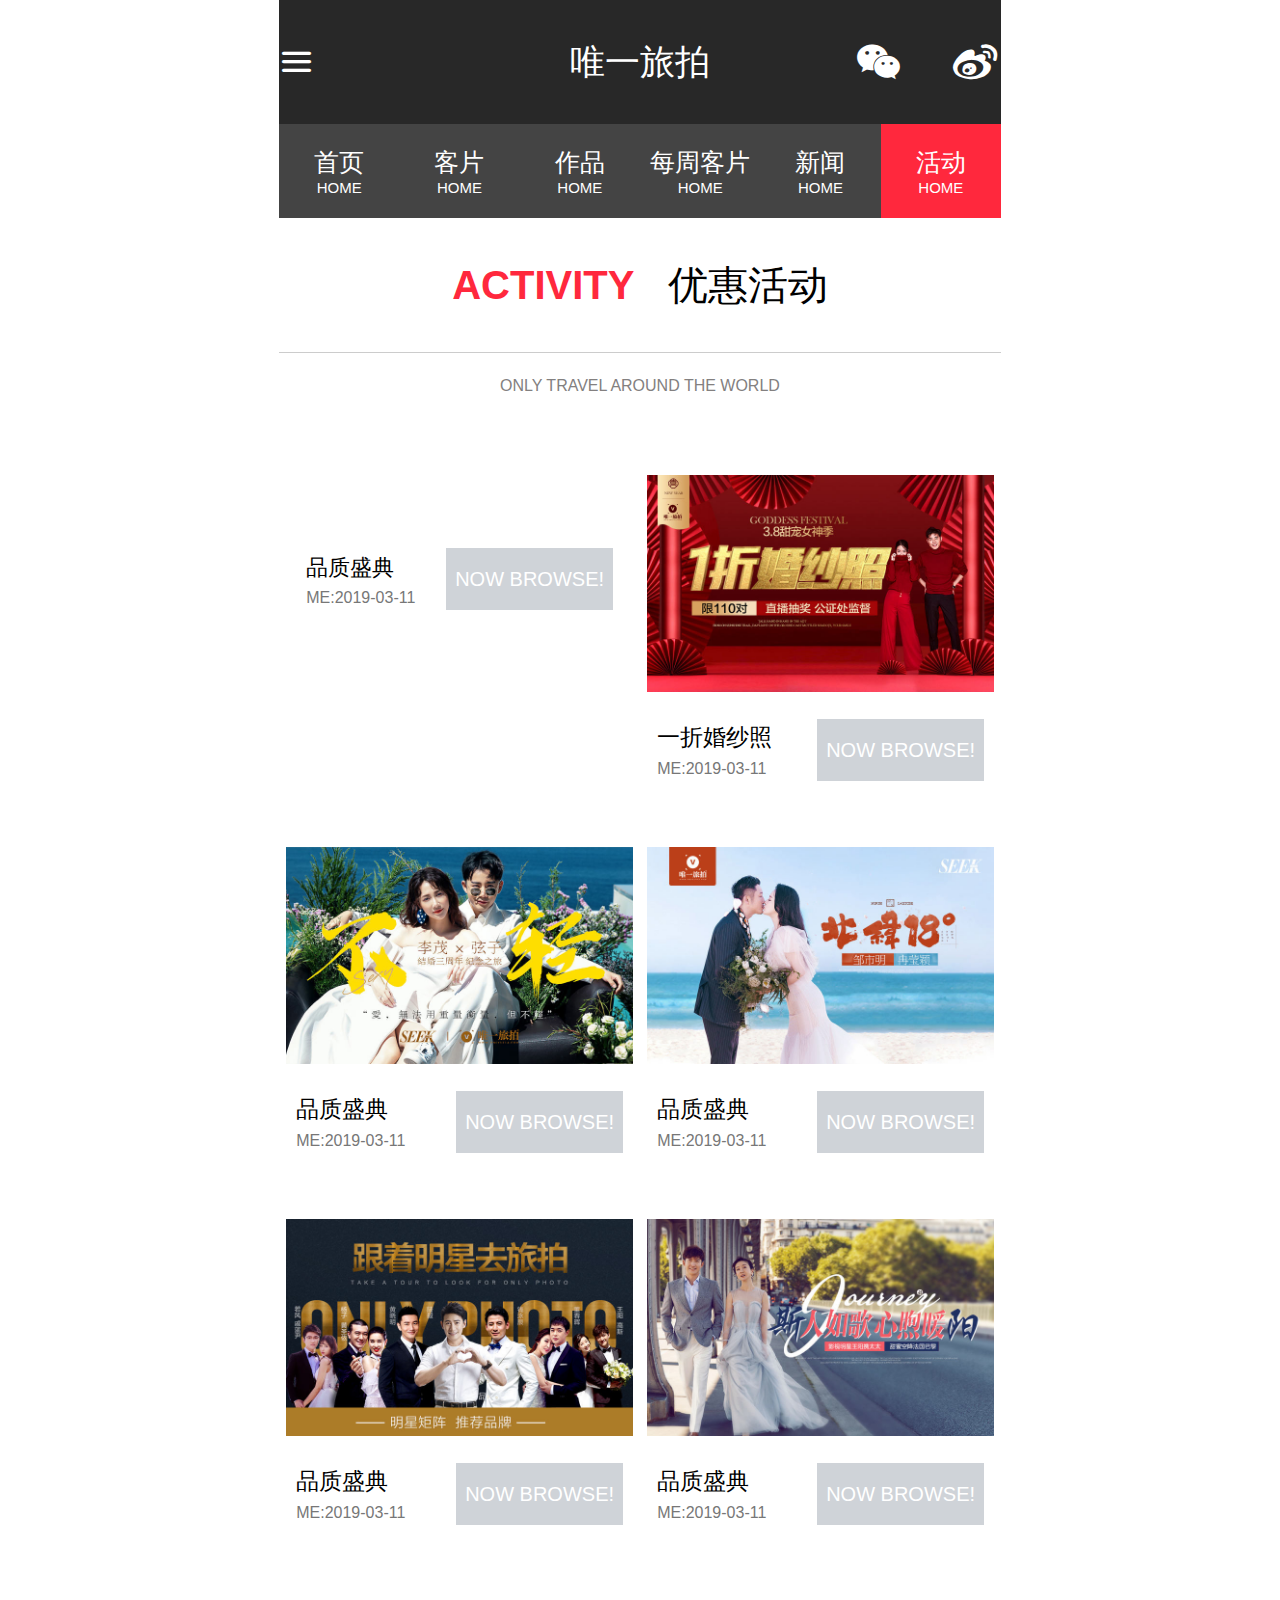
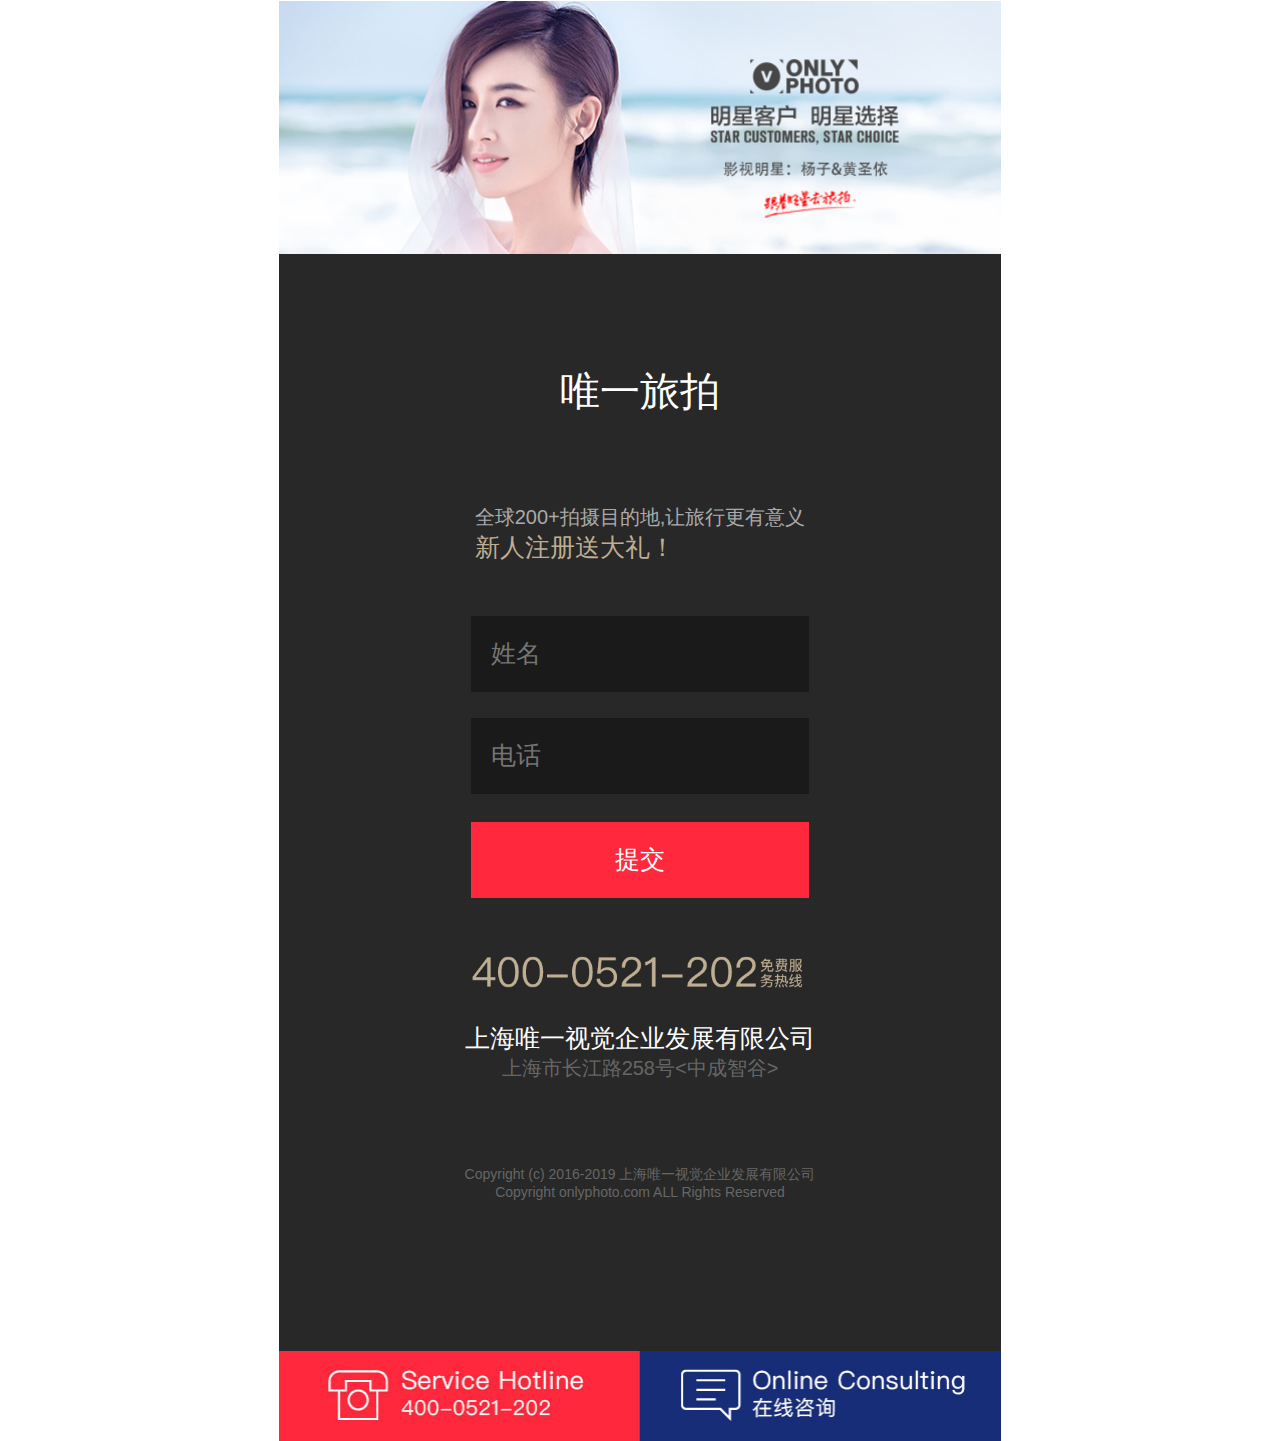
<file: html/huodong.html>
<!DOCTYPE html>
<html>
	<head>
		<meta charset="UTF-8">
		<title></title>
		<link rel="stylesheet" href="../css/hdong.css" />
		<link rel="stylesheet" href="../css/iconfont.css" />
		<link rel="stylesheet" href="../css/reset.css" />
	</head>
	<body>
		<div class="container">
			<div class="hed">
				<a href="#" class="iconfont icon-menu"></a>
				<a href="#">唯一旅拍</a>
				<a href="#" class="iconfont icon-weixin"></a>
				<a href="#" class="iconfont icon-weibo"></a>
			</div>
			<!--导航开始-->
			<div class="nav">
				<ul>
					<li><a href="#"><span>首页</span><p>HOME</p></a></li>
					<li><a href="#"><span>客片</span><p>HOME</p></a></li>
					<li><a href="#"><span>作品</span><p>HOME</p></a></li>
					<li><a href="#"><span>每周客片</span><p>HOME</p></a></li>
					<li><a href="#"><span>新闻</span><p>HOME</p></a></li>
					<li><a href="#"><span>活动</span><p>HOME</p></a></li>
				</ul>												
			</div>
			
			<div class="journey">
				<p><span>ACTIVITY</span> &nbsp;&nbsp;优惠活动</p>
				<ol>ONLY TRAVEL AROUND THE WORLD</ol>
			</div>
			
			<!--活动区域-->
			<div class="sale">
				<ul>
					<li>
						<p>品质盛典<br><a>ME:2019-03-11</a></p>
						<p>NOW BROWSE!</p>
					</li>
					<li>
						<img src="../img/hd.jpg">
						<p>一折婚纱照<br><a>ME:2019-03-11</a></p>
						<p>NOW BROWSE!</p>
					</li>
					<li>
						<img src="../img/hd1.jpg">
						<p>品质盛典<br><a>ME:2019-03-11</a></p>
						<p>NOW BROWSE!</p>
					</li>
					<li>
						<img src="../img/hd2.jpg">
						<p>品质盛典<br><a>ME:2019-03-11</a></p>
						<p>NOW BROWSE!</p>
					</li>
					<li>
						<img src="../img/hd3.jpg">
						<p>品质盛典<br><a>ME:2019-03-11</a></p>
						<p>NOW BROWSE!</p>
					</li>
					<li>
						<img src="../img/hd4.jpg">
						<p>品质盛典<br><a>ME:2019-03-11</a></p>
						<p>NOW BROWSE!</p>
					</li>
				</ul>
			</div>
			
			<!--底部-->
			<div class="xuanz">				
				<ul>
					<li><img src="../img/form1.jpg"/></li>
					<li>唯一旅拍</li>
					<li>全球200+拍摄目的地,让旅行更有意义<br><p>新人注册送大礼！<span>全球200..摄</span></p></li>					
					<li><input type="text" placeholder="姓名"></li>
					<li><input type="text" placeholder="电话"></li>
					<li><input type="button" value="提交"></li>
					<li><img src="../img/tel.png"></li>
					<li>上海唯一视觉企业发展有限公司</li>
					<li>上海市长江路258号<中成智谷></li>
					<li>Copyright (c) 2016-2019 上海唯一视觉企业发展有限公司</li>
					<li>Copyright onlyphoto.com ALL Rights Reserved</li>
				</ul>
			</div>
			<div class="footer">
				<a href="#"><img src="../img/footer1.jpg"></a>
				<a href="#"><img src="../img/footer2.jpg"></a>
			</div>
		</div>
	</body>
</html>
</file>
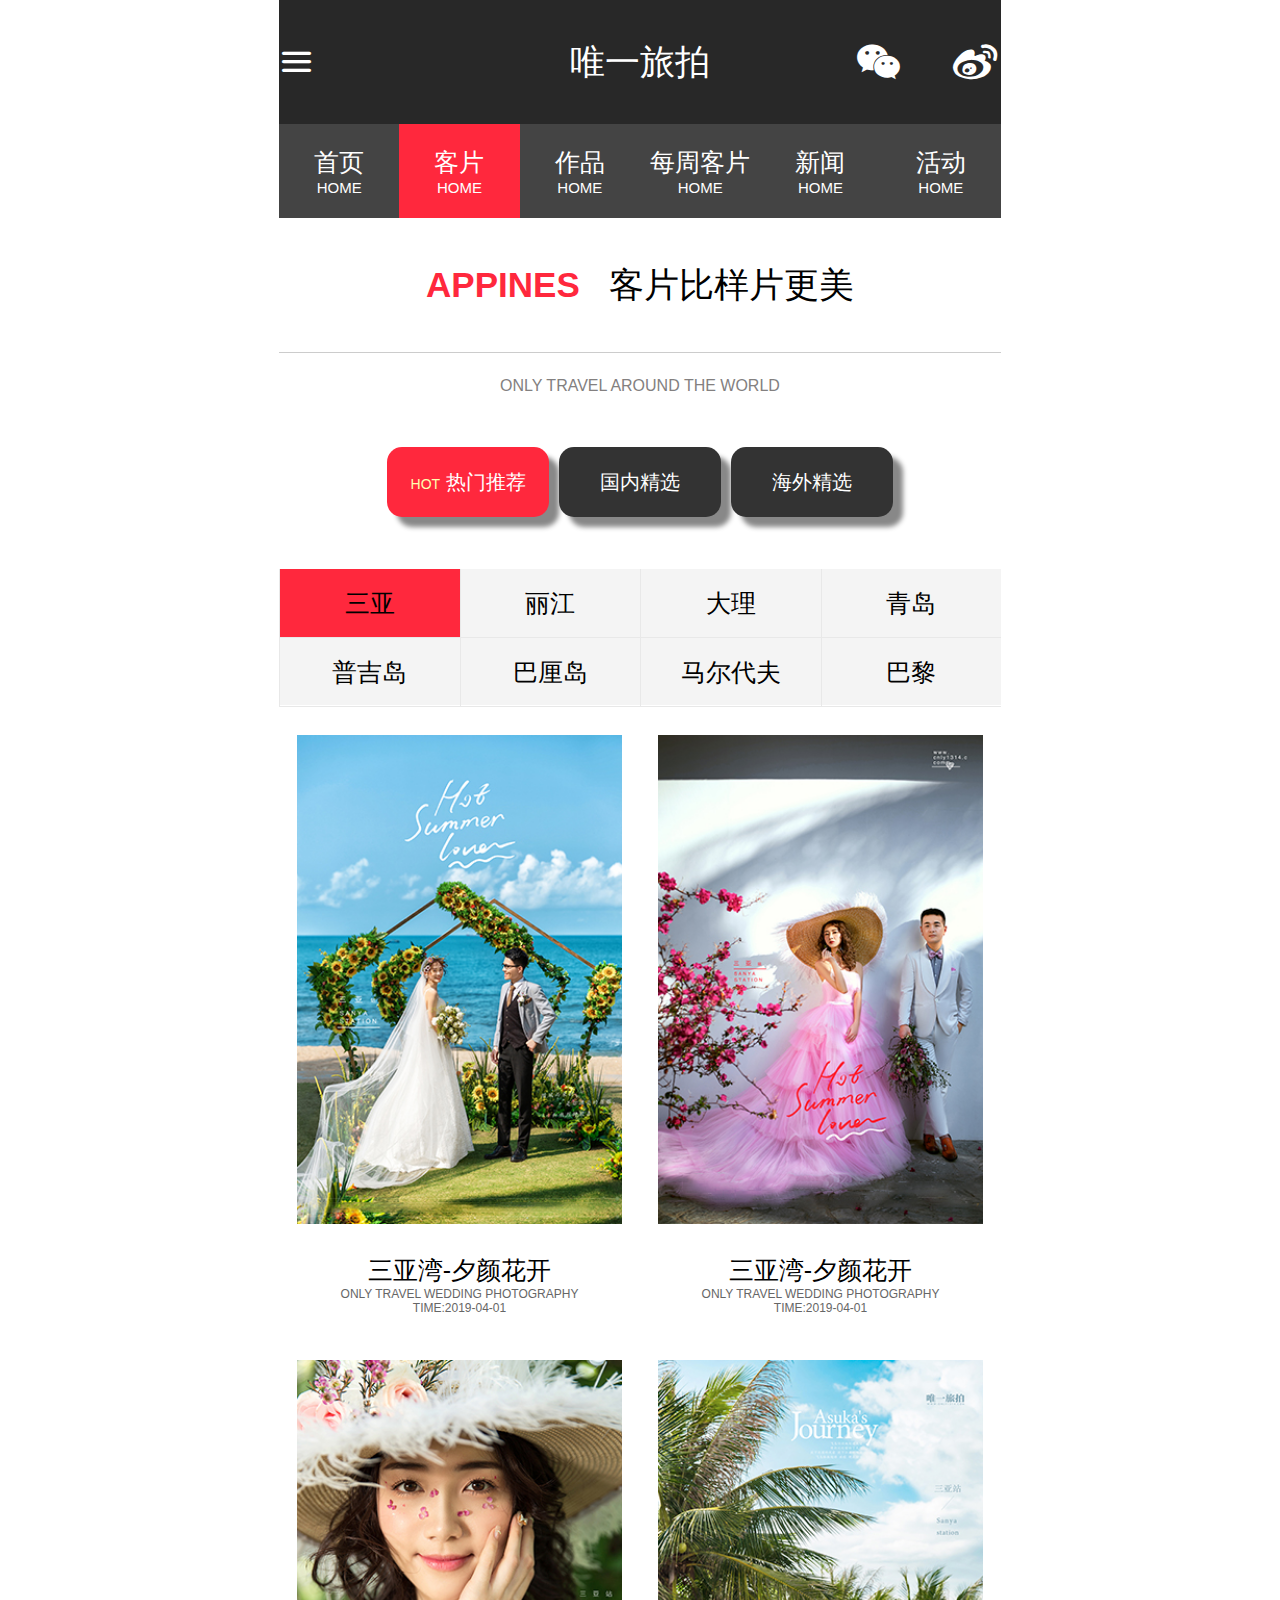
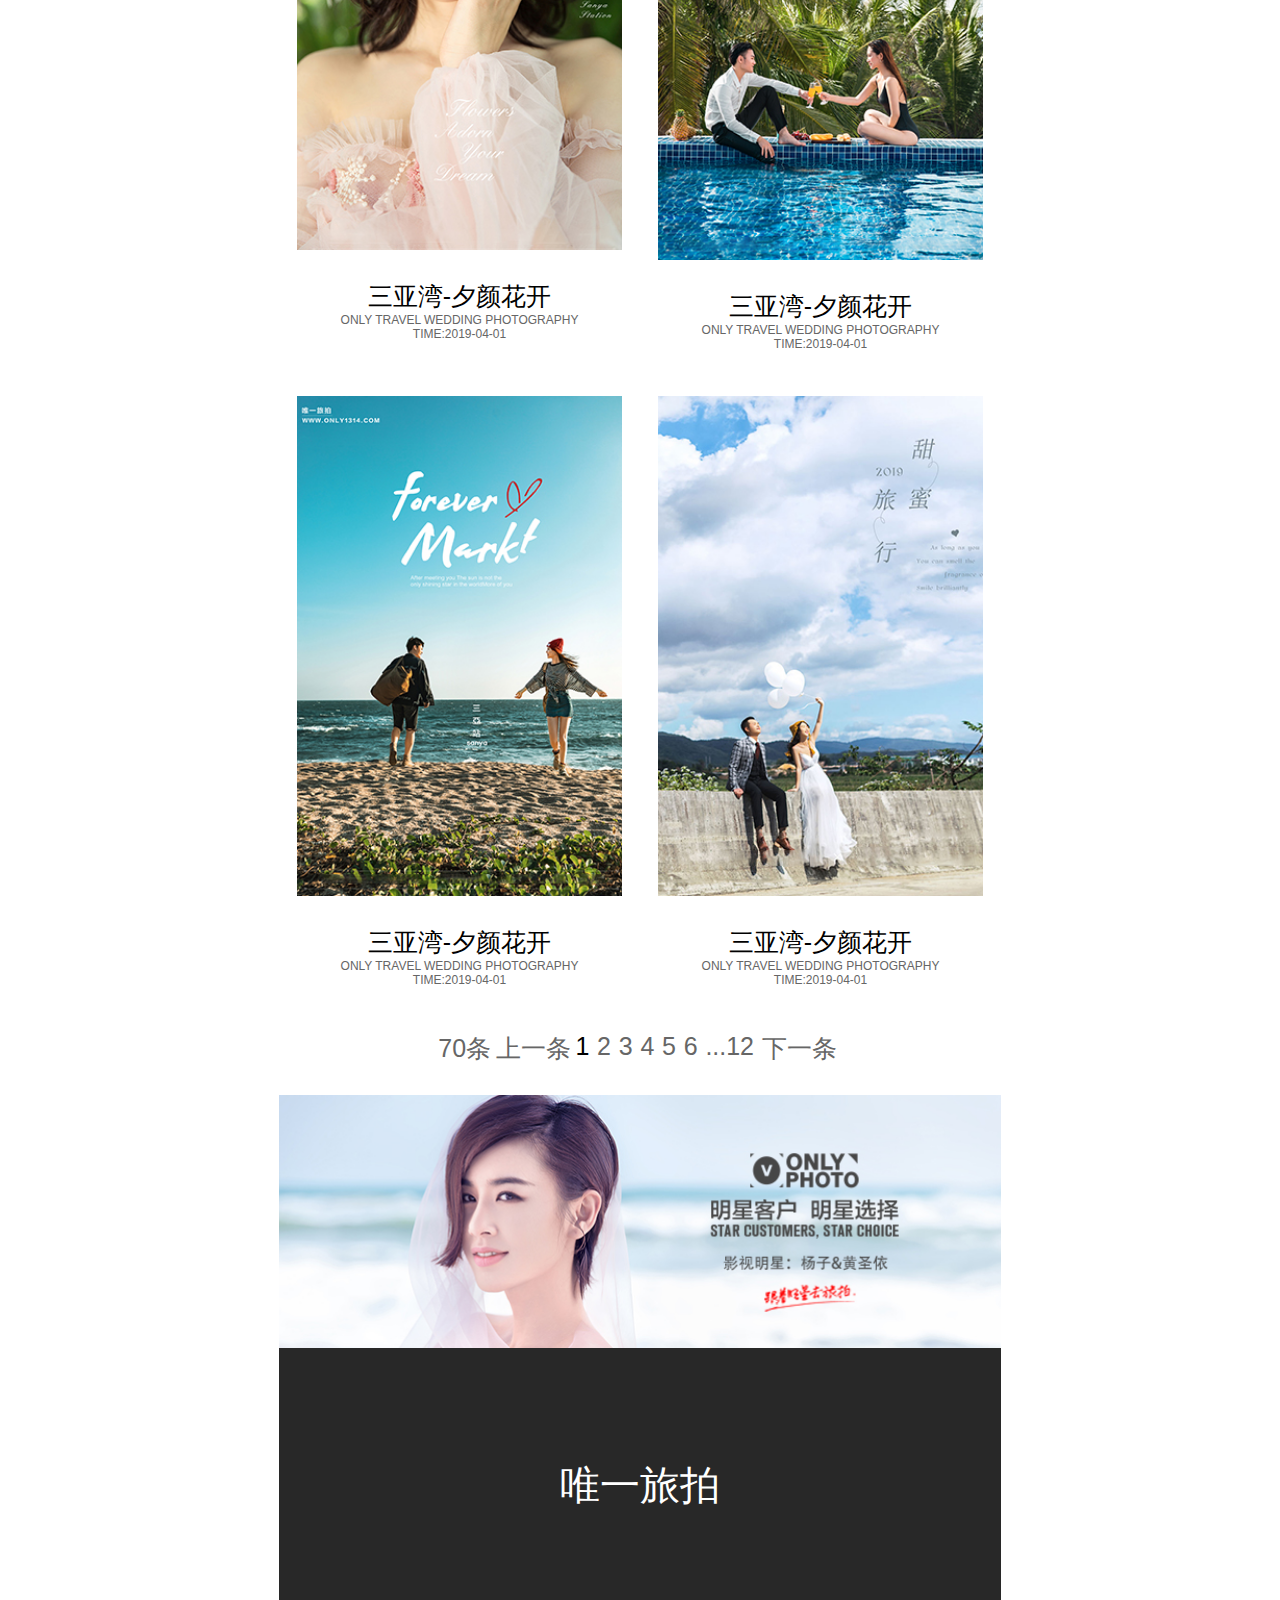
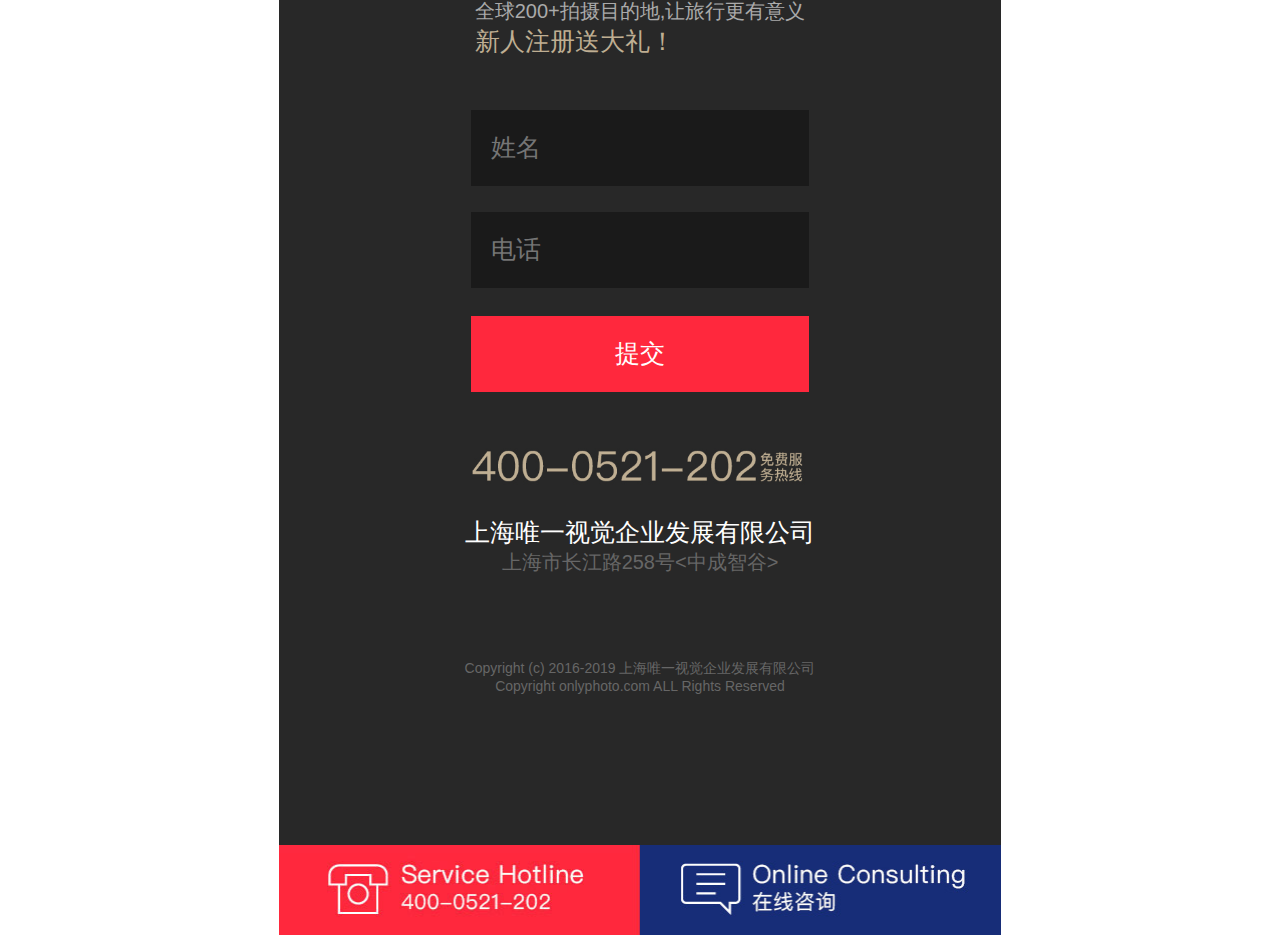
<file: html/kepian.html>
<!DOCTYPE html>
<html>
	<head>
		<meta charset="UTF-8">
		<title></title>
		<link rel="stylesheet" href="../css/reset.css" />
		
		<link rel="stylesheet" href="../css/iconfont.css" />
		<link rel="stylesheet" href="../css/kepian.css" />
	</head>
	<body>
		<div class="container">
			<div class="hed">
				<a href="#" class="iconfont icon-menu"></a>
				<a href="#">唯一旅拍</a>
				<a href="#" class="iconfont icon-weixin"></a>
				<a href="#" class="iconfont icon-weibo"></a>
			</div>
			<!--导航开始-->
			<div class="nav">
				<ul>
					<li><a href="#"><span>首页</span><p>HOME</p></a></li>
					<li><a href="#"><span>客片</span><p>HOME</p></a></li>
					<li><a href="#"><span>作品</span><p>HOME</p></a></li>
					<li><a href="#"><span>每周客片</span><p>HOME</p></a></li>
					<li><a href="#"><span>新闻</span><p>HOME</p></a></li>
					<li><a href="#"><span>活动</span><p>HOME</p></a></li>
				</ul>												
			</div>
			
			<div class="journey">
				<p><a href="#">APPINES</a> &nbsp;&nbsp;客片比样片更美</p>
				<ol>ONLY TRAVEL AROUND THE WORLD</ol>
			</div>
			
			<div class="remen">
				<ul>
					<li><a href="#"><span>HOT</span> 热门推荐</a></li>
					<li><a href="#">国内精选</a></li>
					<li><a href="#">海外精选</a></li>
				</ul>
			</div>
			
			<div class="nav_item">			
				<div class="content" >
					<a href="#">三亚</a>
					<a href="#">丽江</a>
					<a href="#">大理</a>
					<a href="#">青岛</a>
					<a href="#">普吉岛</a>
					<a href="#">巴厘岛</a>
					<a href="#">马尔代夫</a>
					<a href="#">巴黎</a>
				</div>
			</div>
			
			<div class="syz">
				<a href="#"><img src="../img/syw1.jpg"><p>三亚湾-夕颜花开</p><p>ONLY TRAVEL WEDDING PHOTOGRAPHY</p><p>TIME:2019-04-01</p></a>
				<a href="#"><img src="../img/syw2.jpg"><p>三亚湾-夕颜花开</p><p>ONLY TRAVEL WEDDING PHOTOGRAPHY</p><p>TIME:2019-04-01</p></a>
				<a href="#"><img src="../img/syw3.jpg"><p>三亚湾-夕颜花开</p><p>ONLY TRAVEL WEDDING PHOTOGRAPHY</p><p>TIME:2019-04-01</p></a>
				<a href="#"><img src="../img/syw4.jpg"><p>三亚湾-夕颜花开</p><p>ONLY TRAVEL WEDDING PHOTOGRAPHY</p><p>TIME:2019-04-01</p></a>
				<a href="#"><img src="../img/syw5.jpg"><p>三亚湾-夕颜花开</p><p>ONLY TRAVEL WEDDING PHOTOGRAPHY</p><p>TIME:2019-04-01</p></a>
				<a href="#"><img src="../img/syw6.jpg"><p>三亚湾-夕颜花开</p><p>ONLY TRAVEL WEDDING PHOTOGRAPHY</p><p>TIME:2019-04-01</p></a>
			</div>
			
			<div class="xuan">
				<a href="#">70条</a>
				<a href="#">上一条</a>
				<a href="#">1</a>
				<a href="#">2</a>
				<a href="#">3</a>
				<a href="#">4</a>
				<a href="#">5</a>
				<a href="#">6</a>
				<a href="#">...</a>
				<a href="#">12</a>
				<a href="#">下一条</a>
			</div>
			<!--底部-->
			<div class="xuanz">				
				<ul>
					<li><img src="../img/form1.jpg"/></li>
					<li>唯一旅拍</li>
					<li>全球200+拍摄目的地,让旅行更有意义<br><p>新人注册送大礼！<span>全球200..摄</span></p></li>					
					<li><input type="text" placeholder="姓名"></li>
					<li><input type="text" placeholder="电话"></li>
					<li><input type="button" value="提交"></li>
					<li><img src="../img/tel.png"></li>
					<li>上海唯一视觉企业发展有限公司</li>
					<li>上海市长江路258号<中成智谷></li>
					<li>Copyright (c) 2016-2019 上海唯一视觉企业发展有限公司</li>
					<li>Copyright onlyphoto.com ALL Rights Reserved</li>
				</ul>
			</div>
			<div class="footer">
				<a href="#"><img src="../img/footer1.jpg"></a>
				<a href="#"><img src="../img/footer2.jpg"></a>
			</div>
		</div>
	</body>
</html>
</file>
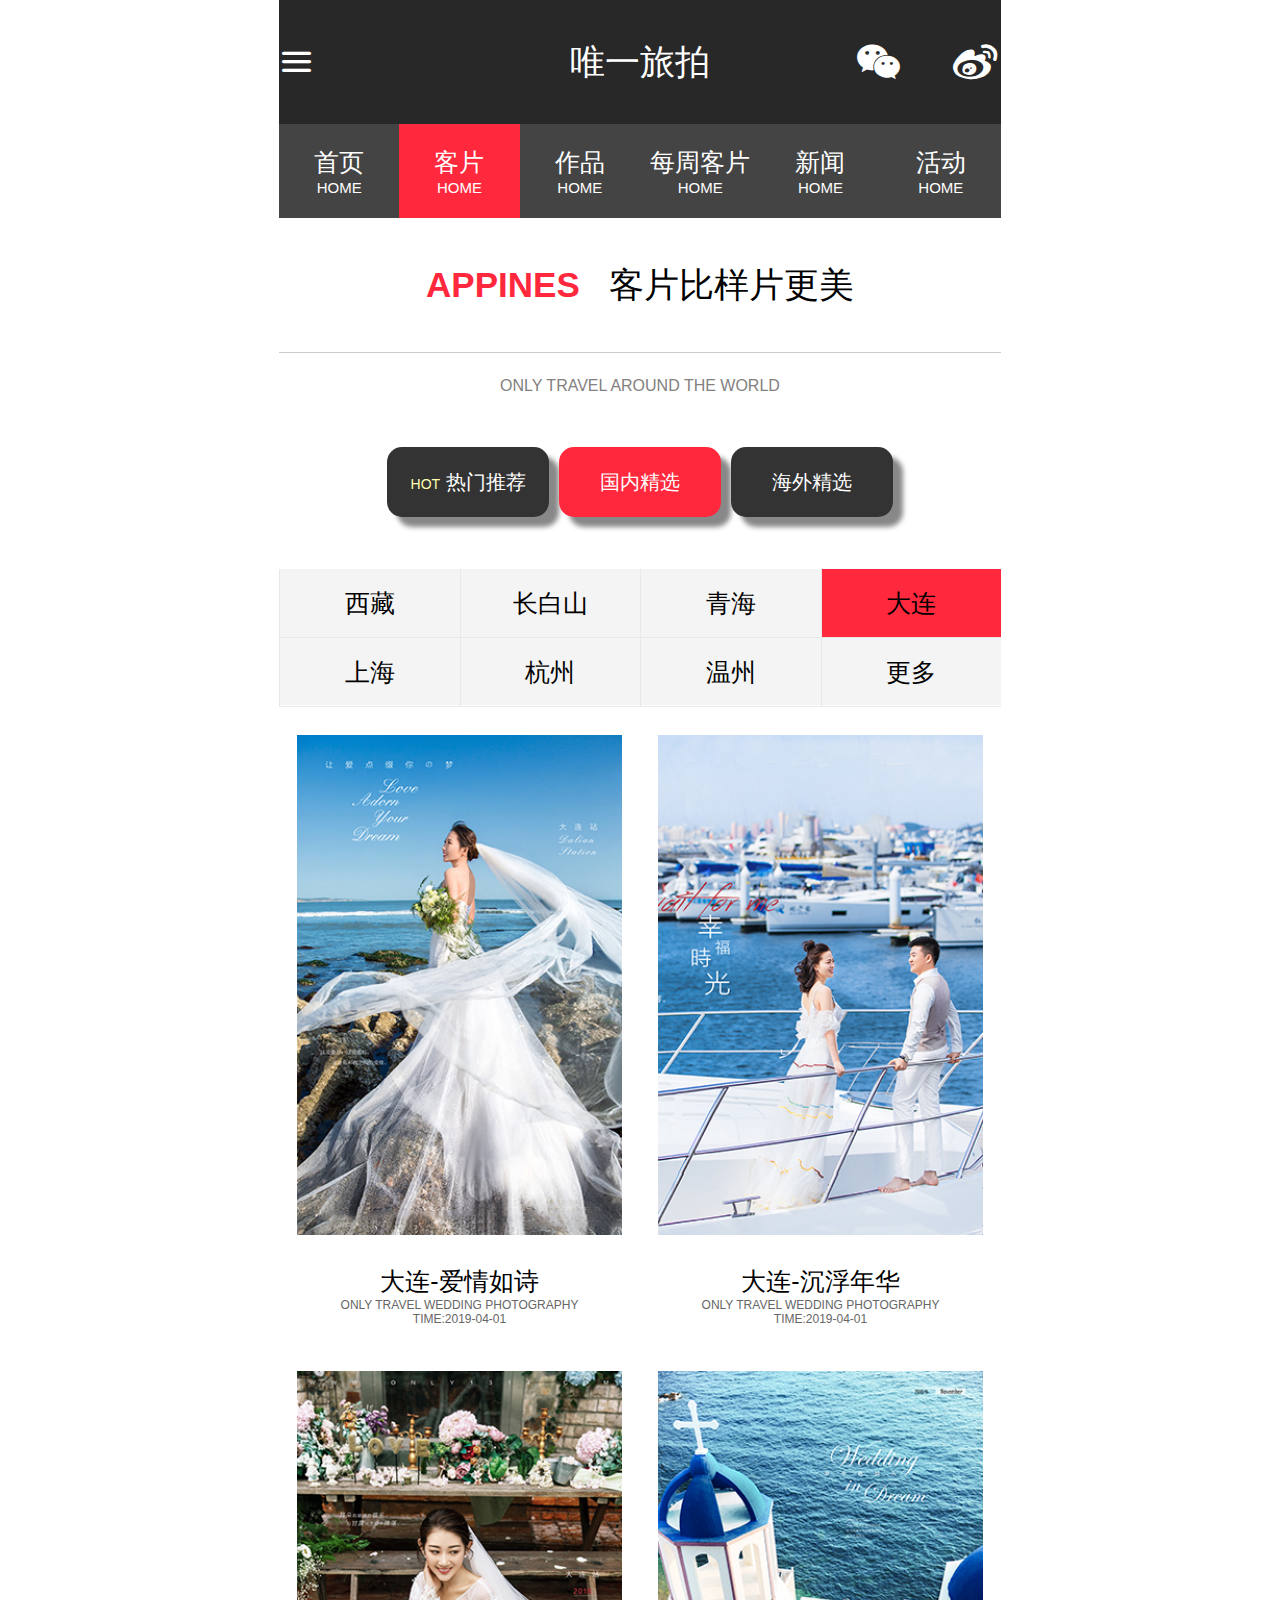
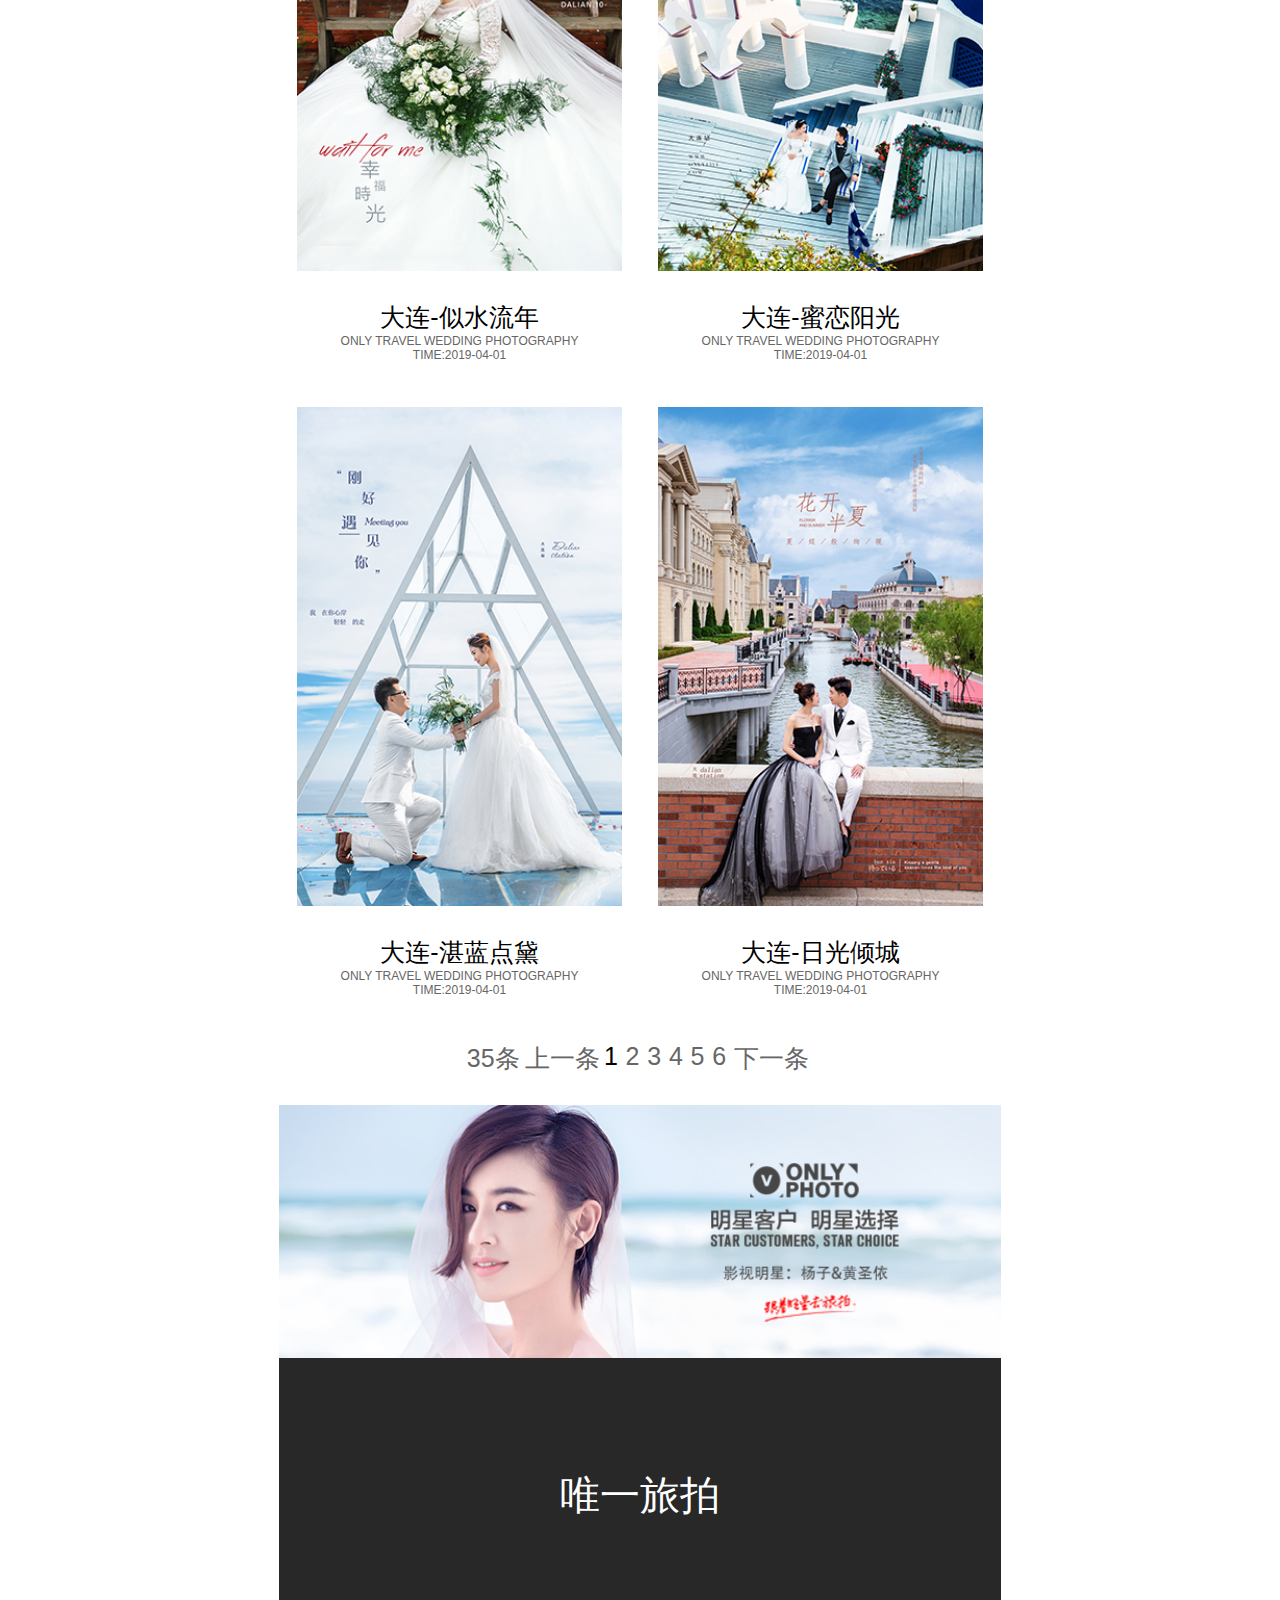
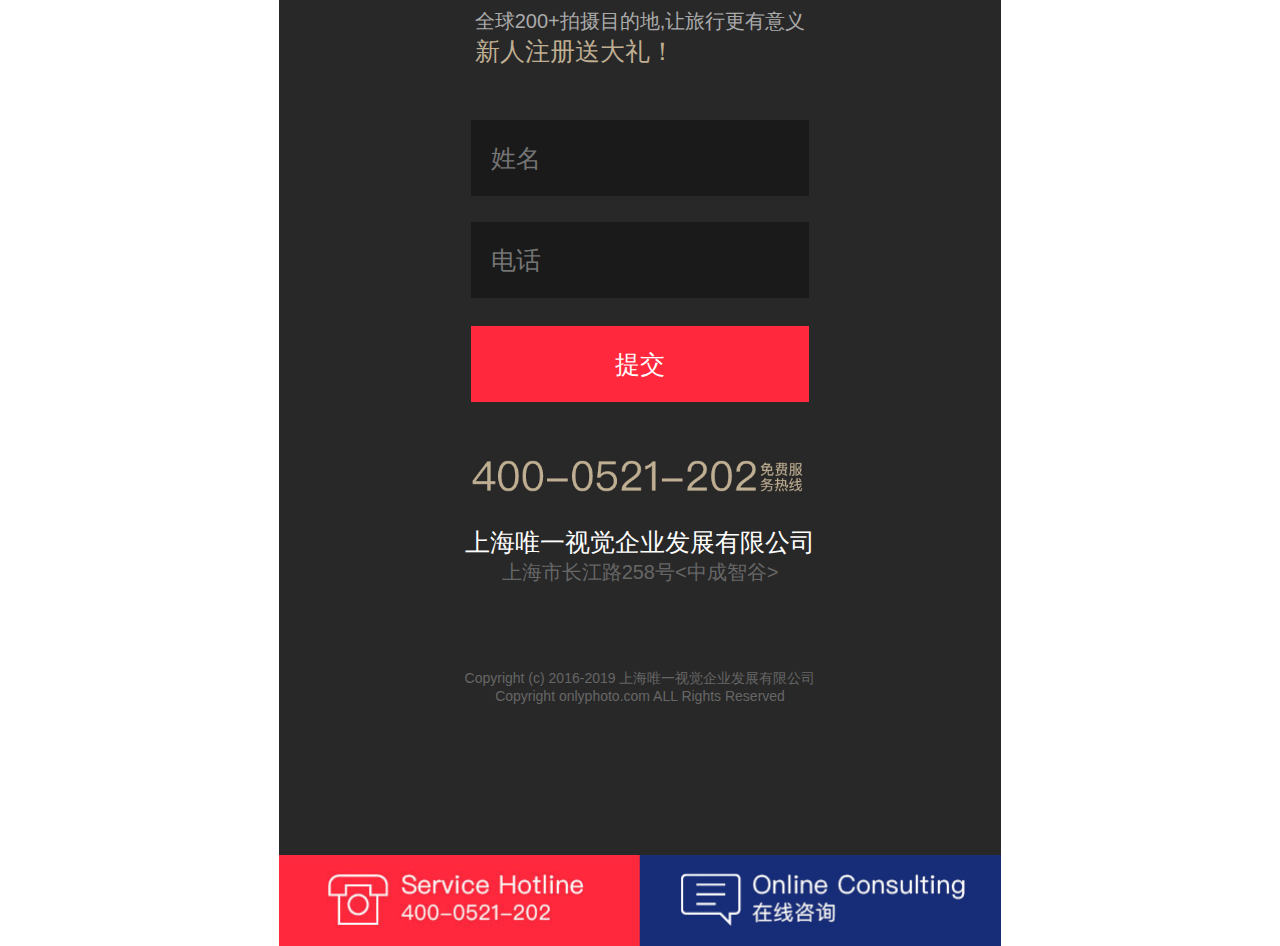
<file: html/kepian2.html>
<!DOCTYPE html>
<html>
	<head>
		<meta charset="UTF-8">
		<title></title>
		<link rel="stylesheet" href="../css/reset.css" />
		<link rel="stylesheet" href="../css/iconfont.css" />
		<link rel="stylesheet" href="../css/kepian2.css" />
	</head>
	<body>
		<div class="container">
			<div class="hed">
				<a href="#" class="iconfont icon-menu"></a>
				<a href="#">唯一旅拍</a>
				<a href="#" class="iconfont icon-weixin"></a>
				<a href="#" class="iconfont icon-weibo"></a>
			</div>
			<!--导航开始-->
			<div class="nav">
				<ul>
					<li><a href="#"><span>首页</span><p>HOME</p></a></li>
					<li><a href="#"><span>客片</span><p>HOME</p></a></li>
					<li><a href="#"><span>作品</span><p>HOME</p></a></li>
					<li><a href="#"><span>每周客片</span><p>HOME</p></a></li>
					<li><a href="#"><span>新闻</span><p>HOME</p></a></li>
					<li><a href="#"><span>活动</span><p>HOME</p></a></li>
				</ul>												
			</div>
			
			<div class="journey">
				<p><a href="#">APPINES</a> &nbsp;&nbsp;客片比样片更美</p>
				<ol>ONLY TRAVEL AROUND THE WORLD</ol>
			</div>
			
			<div class="remen">
				<ul>
					<li><a href="#"><span>HOT</span> 热门推荐</a></li>
					<li><a href="#">国内精选</a></li>
					<li><a href="#">海外精选</a></li>
				</ul>
			</div>
			
			<div class="nav_item">			
				<div class="content" >
					<a href="#">西藏</a>
					<a href="#">长白山</a>
					<a href="#">青海</a>
					<a href="#">大连</a>
					<a href="#">上海</a>
					<a href="#">杭州</a>
					<a href="#">温州</a>
					<a href="#">更多</a>
				</div>
			</div>
			
			<div class="syz">
				<a href="#"><img src="../img/kdl1.jpg"><p>大连-爱情如诗</p><p>ONLY TRAVEL WEDDING PHOTOGRAPHY</p><p>TIME:2019-04-01</p></a>
				<a href="#"><img src="../img/kdl2.jpg"><p>大连-沉浮年华</p><p>ONLY TRAVEL WEDDING PHOTOGRAPHY</p><p>TIME:2019-04-01</p></a>
				<a href="#"><img src="../img/kdl3.jpg"><p>大连-似水流年</p><p>ONLY TRAVEL WEDDING PHOTOGRAPHY</p><p>TIME:2019-04-01</p></a>
				<a href="#"><img src="../img/kdl4.jpg"><p>大连-蜜恋阳光</p><p>ONLY TRAVEL WEDDING PHOTOGRAPHY</p><p>TIME:2019-04-01</p></a>
				<a href="#"><img src="../img/kdl5.jpg"><p>大连-湛蓝点黛</p><p>ONLY TRAVEL WEDDING PHOTOGRAPHY</p><p>TIME:2019-04-01</p></a>
				<a href="#"><img src="../img/kdl6.jpg"><p>大连-日光倾城</p><p>ONLY TRAVEL WEDDING PHOTOGRAPHY</p><p>TIME:2019-04-01</p></a>
			</div>
			
			<div class="xuan">
				<a href="#">35条</a>
				<a href="#">上一条</a>
				<a href="#">1</a>
				<a href="#">2</a>
				<a href="#">3</a>
				<a href="#">4</a>
				<a href="#">5</a>
				<a href="#">6</a>
				
				<a href="#">下一条</a>
			</div>
			<!--底部-->
			<div class="xuanz">				
				<ul>
					<li><img src="../img/form1.jpg"/></li>
					<li>唯一旅拍</li>
					<li>全球200+拍摄目的地,让旅行更有意义<br><p>新人注册送大礼！<span>全球200..摄</span></p></li>					
					<li><input type="text" placeholder="姓名"></li>
					<li><input type="text" placeholder="电话"></li>
					<li><input type="button" value="提交"></li>
					<li><img src="../img/tel.png"></li>
					<li>上海唯一视觉企业发展有限公司</li>
					<li>上海市长江路258号<中成智谷></li>
					<li>Copyright (c) 2016-2019 上海唯一视觉企业发展有限公司</li>
					<li>Copyright onlyphoto.com ALL Rights Reserved</li>
				</ul>
			</div>
			<div class="footer">
				<a href="#"><img src="../img/footer1.jpg"></a>
				<a href="#"><img src="../img/footer2.jpg"></a>
			</div>
		</div>
	</body>
</html>
</file>
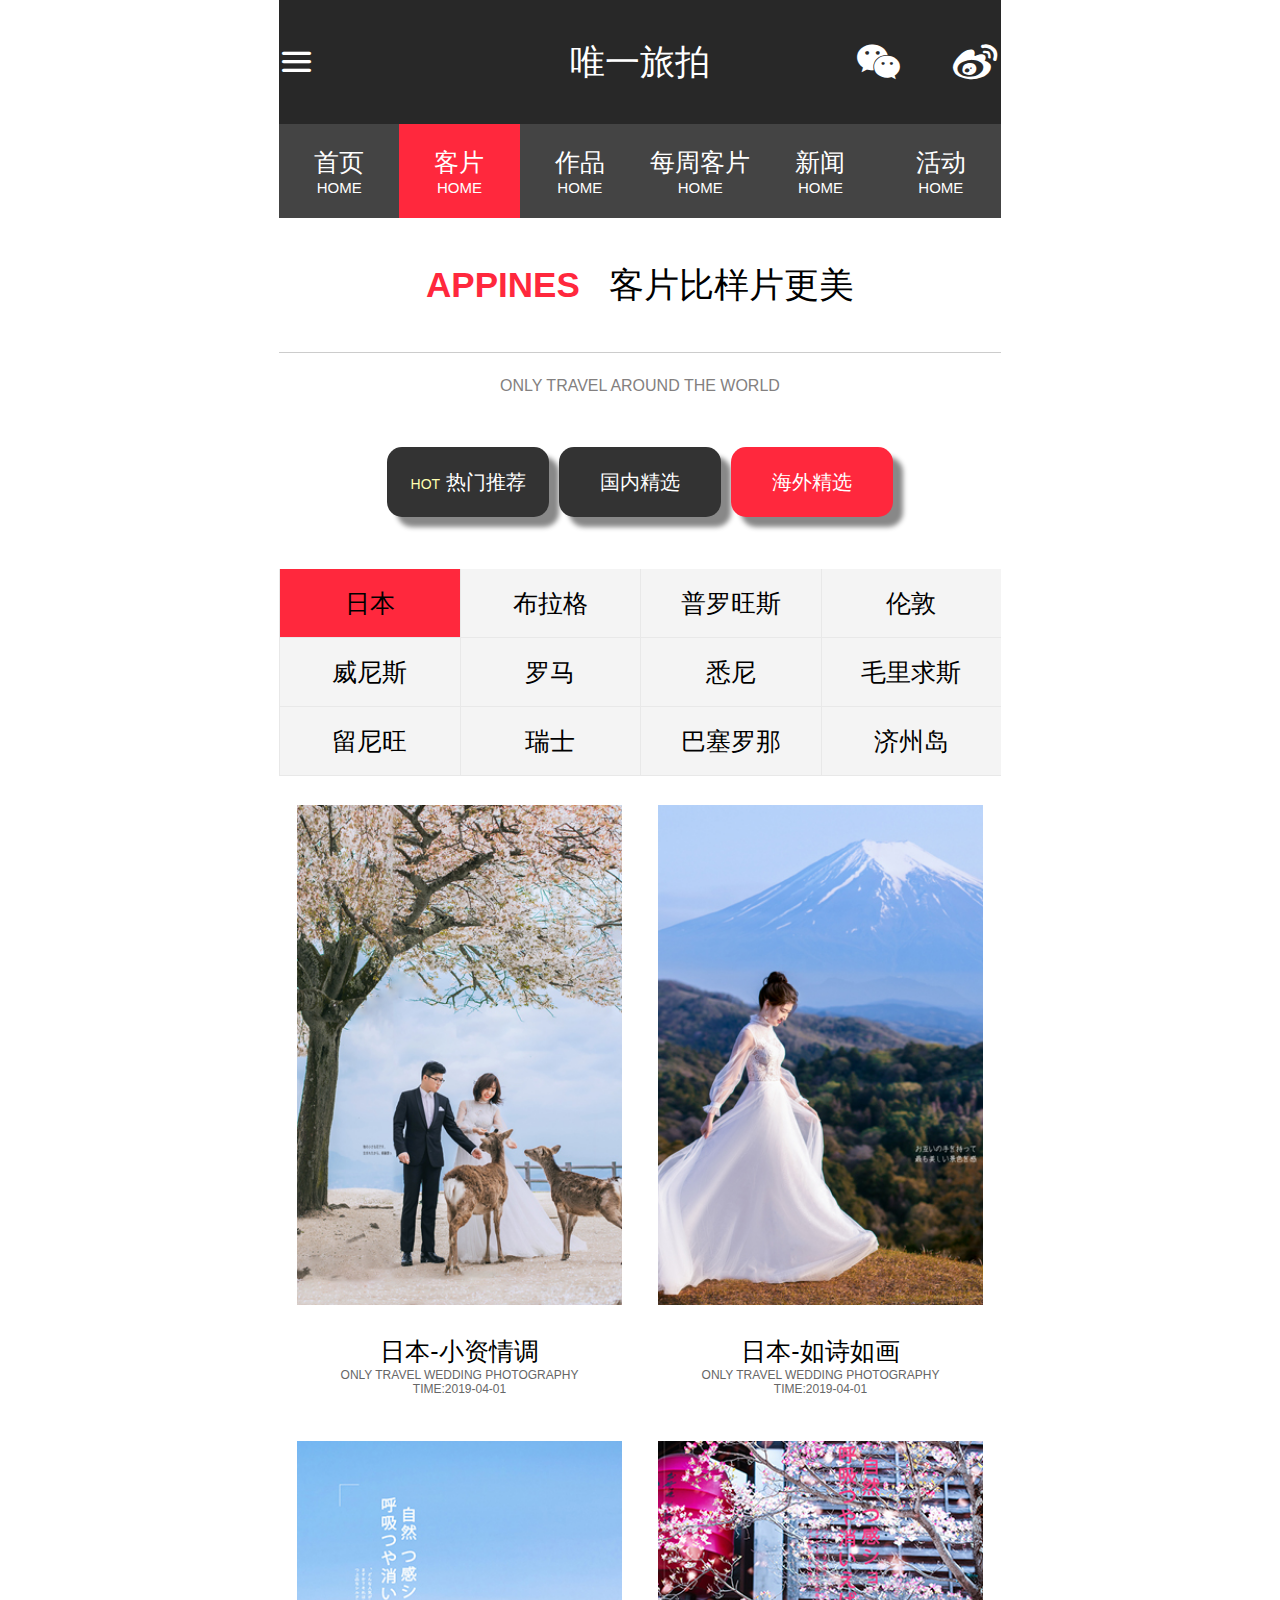
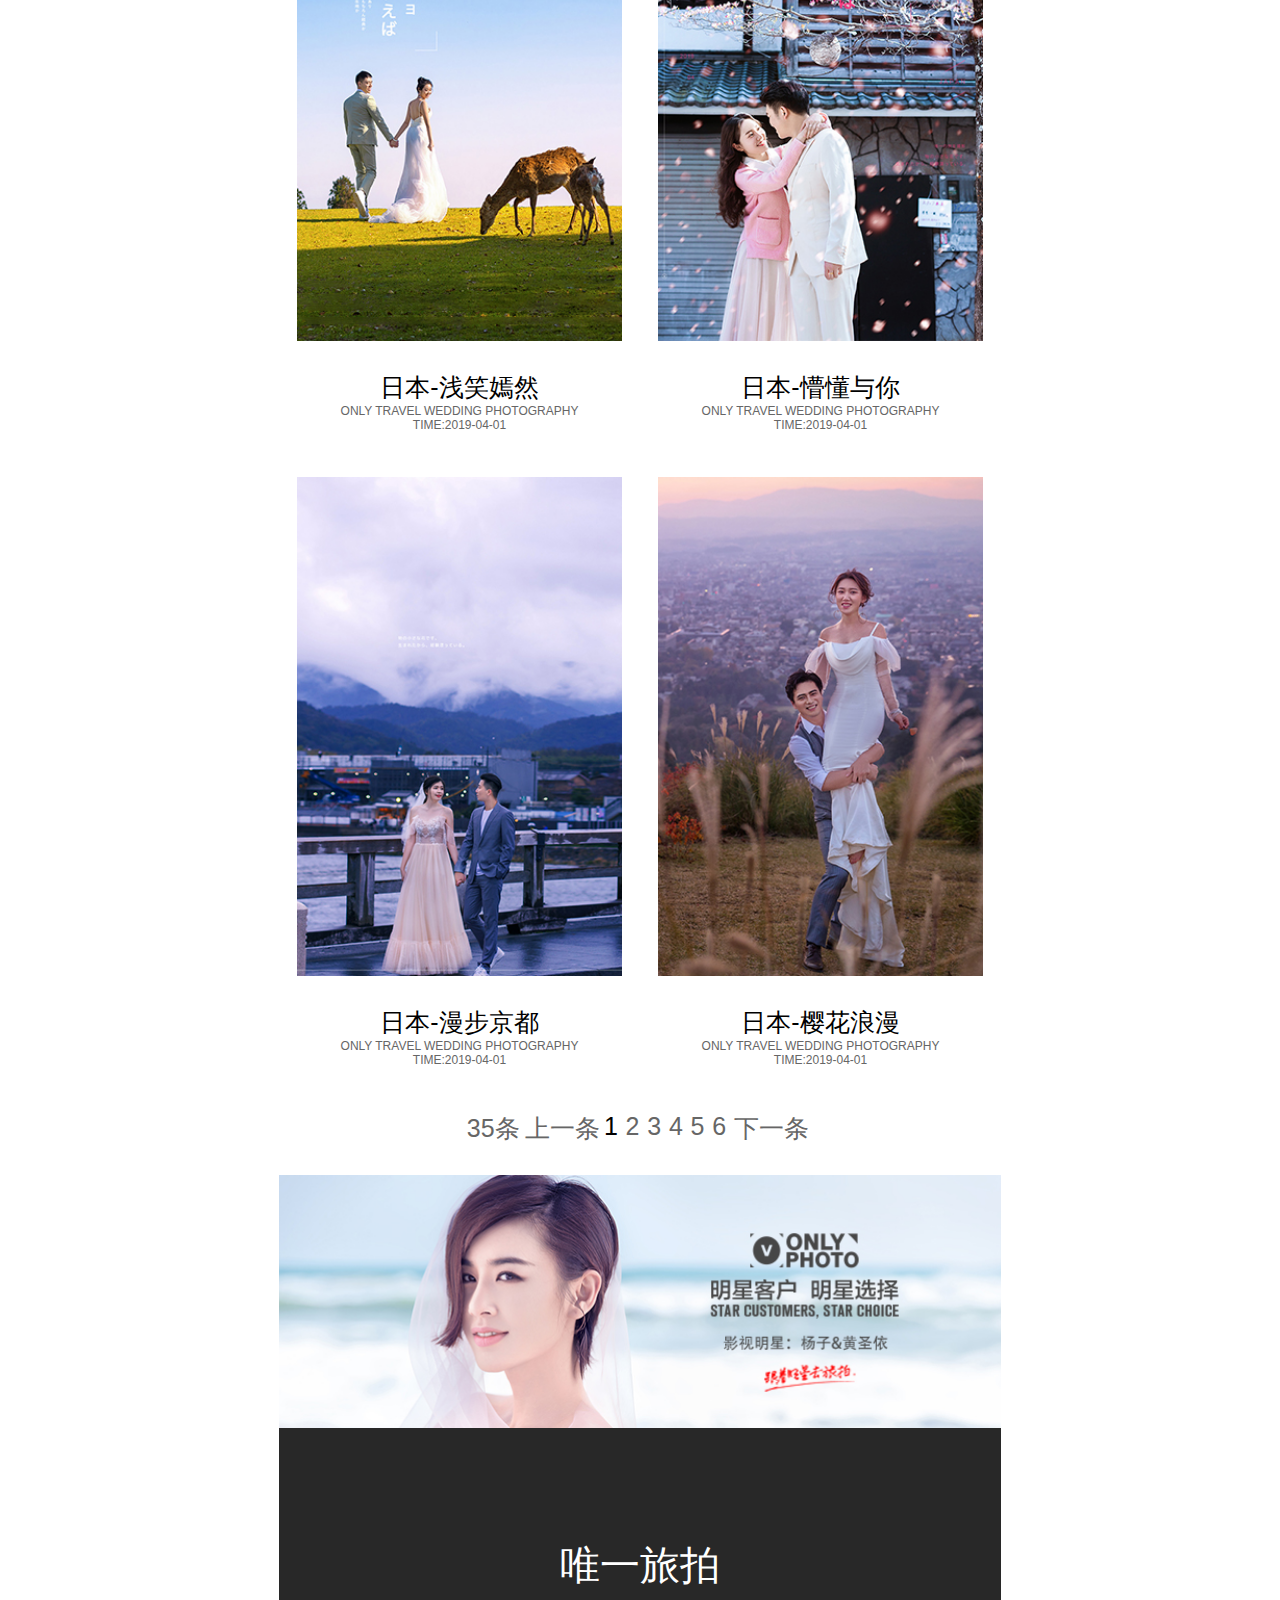
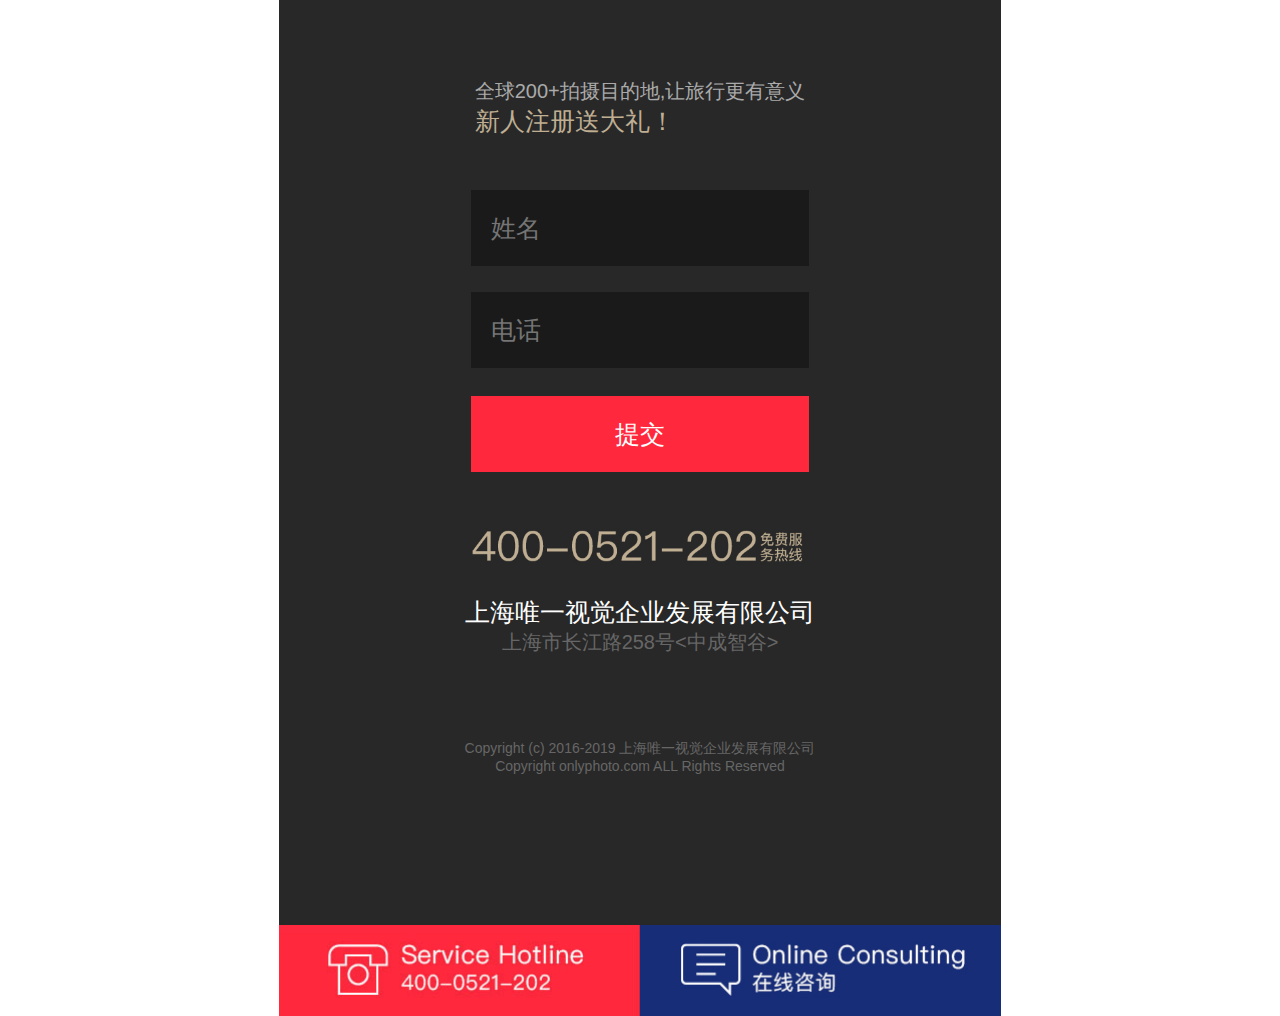
<file: html/kepian3.html>
<!DOCTYPE html>
<html>
	<head>
		<meta charset="UTF-8">
		<title></title>
		<link rel="stylesheet" href="../css/reset.css" />
		<link rel="stylesheet" href="../css/iconfont.css" />
		<link rel="stylesheet" href="../css/kepian3.css" />
	</head>
	<body>
		<div class="container">
			<div class="hed">
				<a href="#" class="iconfont icon-menu"></a>
				<a href="#">唯一旅拍</a>
				<a href="#" class="iconfont icon-weixin"></a>
				<a href="#" class="iconfont icon-weibo"></a>
			</div>
			<!--导航开始-->
			<div class="nav">
				<ul>
					<li><a href="#"><span>首页</span><p>HOME</p></a></li>
					<li><a href="#"><span>客片</span><p>HOME</p></a></li>
					<li><a href="#"><span>作品</span><p>HOME</p></a></li>
					<li><a href="#"><span>每周客片</span><p>HOME</p></a></li>
					<li><a href="#"><span>新闻</span><p>HOME</p></a></li>
					<li><a href="#"><span>活动</span><p>HOME</p></a></li>
				</ul>												
			</div>
			
			<div class="journey">
				<p><a href="#">APPINES</a> &nbsp;&nbsp;客片比样片更美</p>
				<ol>ONLY TRAVEL AROUND THE WORLD</ol>
			</div>
			
			<div class="remen">
				<ul>
					<li><a href="#"><span>HOT</span> 热门推荐</a></li>
					<li><a href="#">国内精选</a></li>
					<li><a href="#">海外精选</a></li>
				</ul>
			</div>
			
			<div class="nav_item">			
				<div class="content" >
					<a href="#">日本</a>
					<a href="#">布拉格</a>
					<a href="#">普罗旺斯</a>
					<a href="#">伦敦</a>
					<a href="#">威尼斯</a>
					<a href="#">罗马</a>
					<a href="#">悉尼</a>
					<a href="#">毛里求斯</a>
					<a href="#">留尼旺</a>
					<a href="#">瑞士</a>
					<a href="#">巴塞罗那</a>
					<a href="#">济州岛</a>
				</div>
			</div>
			
			<div class="syz">
				<a href="#"><img src="../img/rb.jpg"><p>日本-小资情调</p><p>ONLY TRAVEL WEDDING PHOTOGRAPHY</p><p>TIME:2019-04-01</p></a>
				<a href="#"><img src="../img/rb2.jpg"><p>日本-如诗如画</p><p>ONLY TRAVEL WEDDING PHOTOGRAPHY</p><p>TIME:2019-04-01</p></a>
				<a href="#"><img src="../img/rb3.jpg"><p>日本-浅笑嫣然</p><p>ONLY TRAVEL WEDDING PHOTOGRAPHY</p><p>TIME:2019-04-01</p></a>
				<a href="#"><img src="../img/rb4.jpg"><p>日本-懵懂与你</p><p>ONLY TRAVEL WEDDING PHOTOGRAPHY</p><p>TIME:2019-04-01</p></a>
				<a href="#"><img src="../img/rb5.jpg"><p>日本-漫步京都</p><p>ONLY TRAVEL WEDDING PHOTOGRAPHY</p><p>TIME:2019-04-01</p></a>
				<a href="#"><img src="../img/rb6.jpg"><p>日本-樱花浪漫</p><p>ONLY TRAVEL WEDDING PHOTOGRAPHY</p><p>TIME:2019-04-01</p></a>
			</div>
			
			<div class="xuan">
				<a href="#">35条</a>
				<a href="#">上一条</a>
				<a href="#">1</a>
				<a href="#">2</a>
				<a href="#">3</a>
				<a href="#">4</a>
				<a href="#">5</a>
				<a href="#">6</a>
				
				<a href="#">下一条</a>
			</div>
			<!--底部-->
			<div class="xuanz">				
				<ul>
					<li><img src="../img/form1.jpg"/></li>
					<li>唯一旅拍</li>
					<li>全球200+拍摄目的地,让旅行更有意义<br><p>新人注册送大礼！<span>全球200..摄</span></p></li>					
					<li><input type="text" placeholder="姓名"></li>
					<li><input type="text" placeholder="电话"></li>
					<li><input type="button" value="提交"></li>
					<li><img src="../img/tel.png"></li>
					<li>上海唯一视觉企业发展有限公司</li>
					<li>上海市长江路258号<中成智谷></li>
					<li>Copyright (c) 2016-2019 上海唯一视觉企业发展有限公司</li>
					<li>Copyright onlyphoto.com ALL Rights Reserved</li>
				</ul>
			</div>
			<div class="footer">
				<a href="#"><img src="../img/footer1.jpg"></a>
				<a href="#"><img src="../img/footer2.jpg"></a>
			</div>
		</div>
	</body>
</html>
</file>
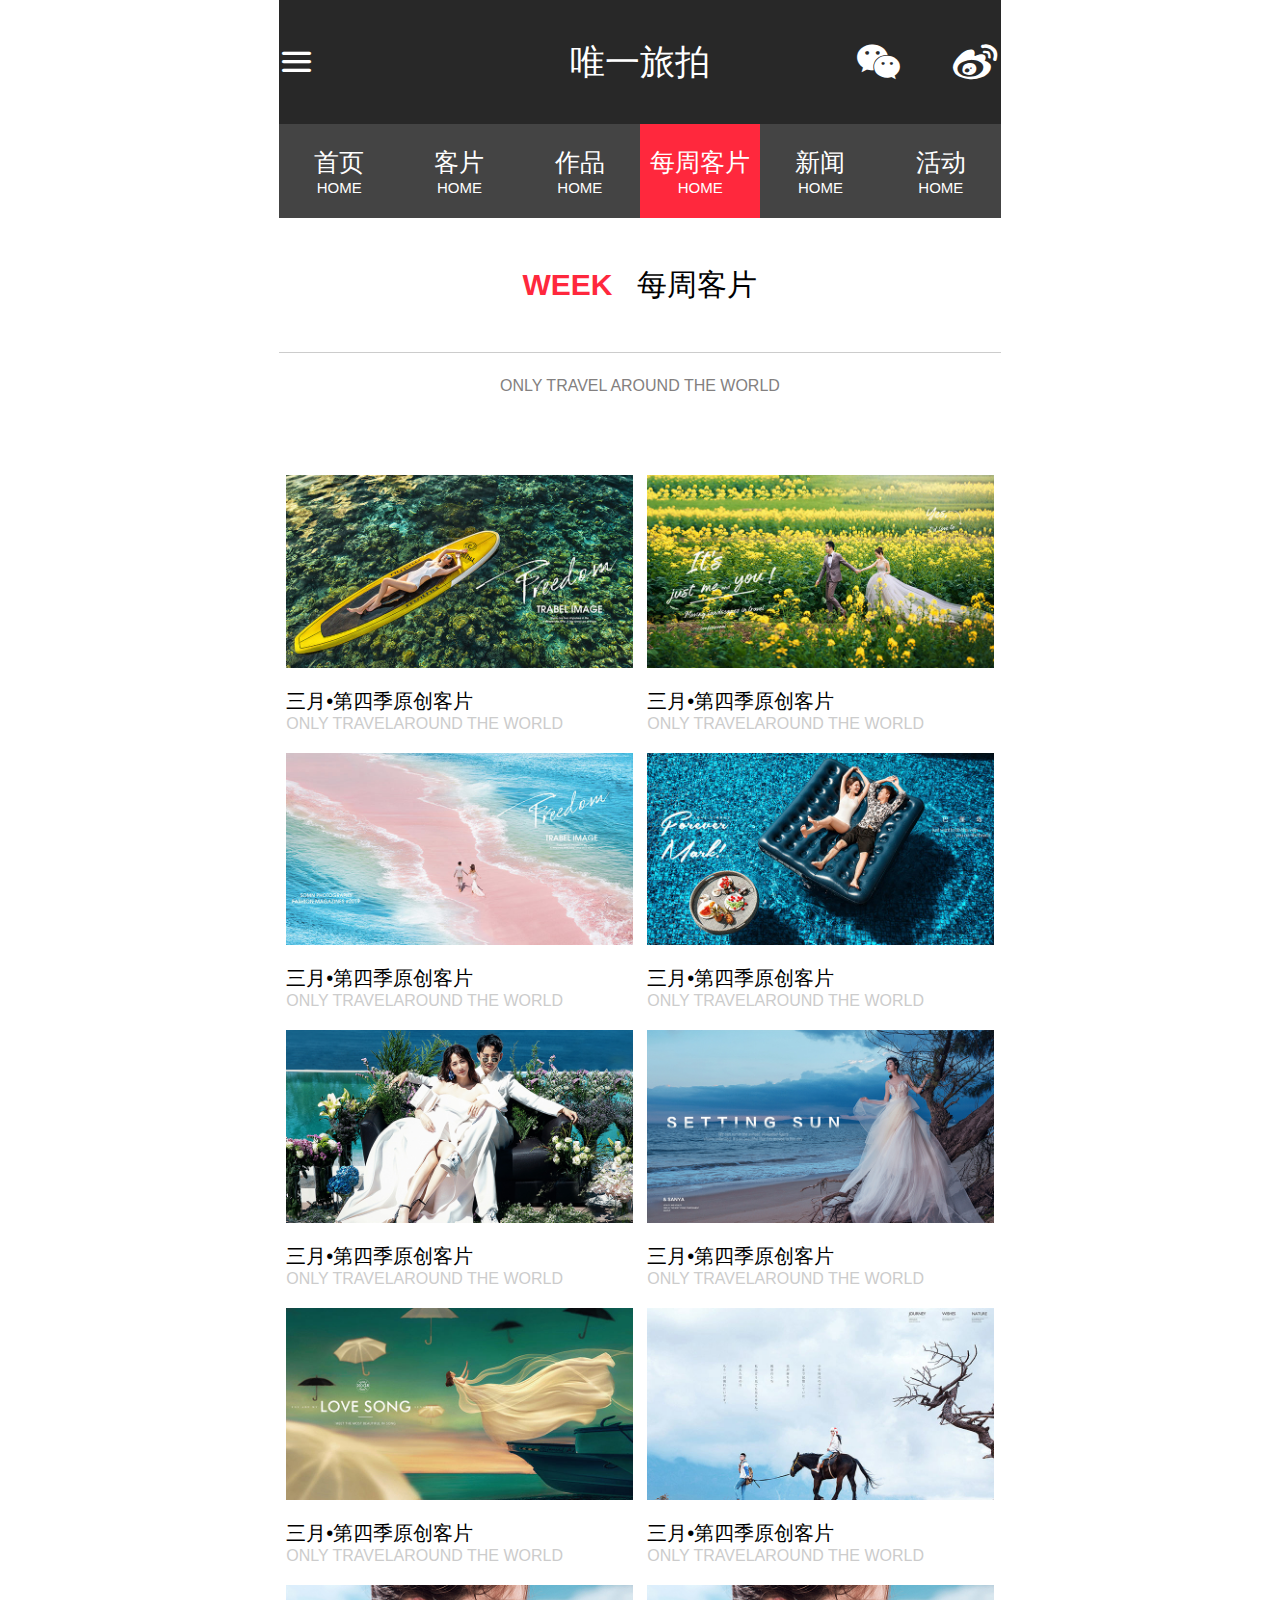
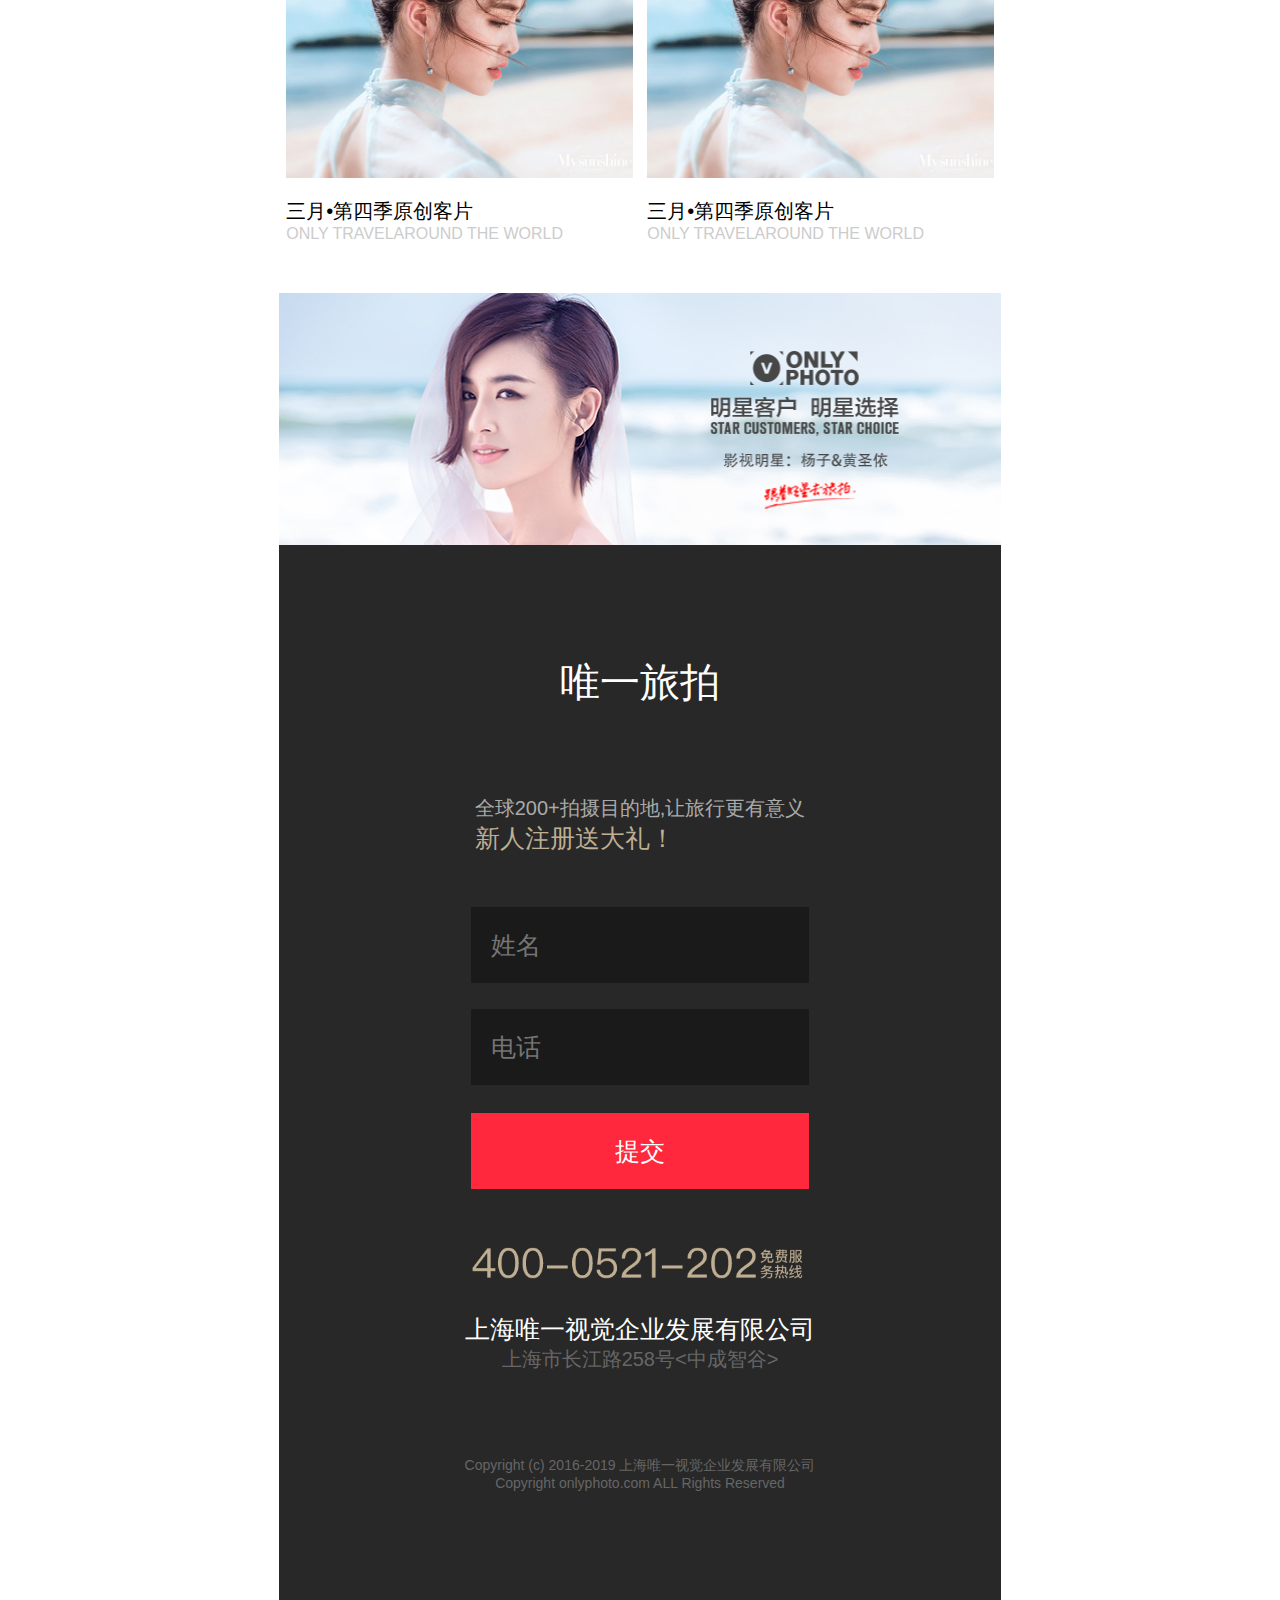
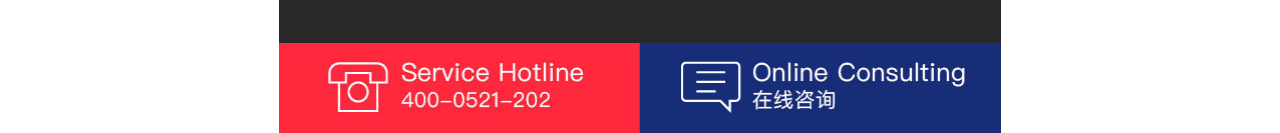
<file: html/meizkepian.html>
<!DOCTYPE html>
<html>
	<head>
		<meta charset="UTF-8">
		<title></title>
		<link rel="stylesheet" href="../css/iconfont.css" />
		<link rel="stylesheet" href="../css/reset.css" />
		<link rel="stylesheet" href="../css/mzkp.css" />
	</head>
	<body>
		<div class="container">
			<div class="mez_hed">
				<a href="#" class="iconfont icon-menu"></a>
				<a href="#">唯一旅拍</a>
				<a href="#" class="iconfont icon-weixin"></a>
				<a href="#" class="iconfont icon-weibo"></a>
			</div>
			<!--导航开始-->
			<div class="mez_nav">
				<ul>
					<li><a href="#"><span>首页</span><p>HOME</p></a></li>
					<li><a href="#"><span>客片</span><p>HOME</p></a></li>
					<li><a href="#"><span>作品</span><p>HOME</p></a></li>
					<li><a href="#"><span>每周客片</span><p>HOME</p></a></li>
					<li><a href="#"><span>新闻</span><p>HOME</p></a></li>
					<li><a href="#"><span>活动</span><p>HOME</p></a></li>
				</ul>												
			</div>
			
			<div class="mz_journey">
				<p><a href="#">WEEK</a> &nbsp;&nbsp;每周客片</p>
				<ol>ONLY TRAVEL AROUND THE WORLD</ol>
			</div>
			<div class="mzkp">
				<a href="#"><img src="../img/mz1.jpg"><p>三月•第四季原创客片</p><p>ONLY TRAVELAROUND THE WORLD</p></a>
				<a href="#"><img src="../img/mz2.jpg"><p>三月•第四季原创客片</p><p>ONLY TRAVELAROUND THE WORLD</p></a>
				<a href="#"><img src="../img/mz3.jpg"><p>三月•第四季原创客片</p><p>ONLY TRAVELAROUND THE WORLD</p></a>
				<a href="#"><img src="../img/mz4.jpg"><p>三月•第四季原创客片</p><p>ONLY TRAVELAROUND THE WORLD</p></a>
				<a href="#"><img src="../img/mz5.png"><p>三月•第四季原创客片</p><p>ONLY TRAVELAROUND THE WORLD</p></a>
				<a href="#"><img src="../img/mz6.png"><p>三月•第四季原创客片</p><p>ONLY TRAVELAROUND THE WORLD</p></a>
				<a href="#"><img src="../img/mz7.jpg"><p>三月•第四季原创客片</p><p>ONLY TRAVELAROUND THE WORLD</p></a>
				<a href="#"><img src="../img/mz8.jpg"><p>三月•第四季原创客片</p><p>ONLY TRAVELAROUND THE WORLD</p></a>
				<a href="#"><img src="../img/mz9.jpg"><p>三月•第四季原创客片</p><p>ONLY TRAVELAROUND THE WORLD</p></a>
				<a href="#"><img src="../img/mz9.jpg"><p>三月•第四季原创客片</p><p>ONLY TRAVELAROUND THE WORLD</p></a>					
			</div>
			
			<!--底部-->
			<div class="xuanz">				
				<ul>
					<li><img src="../img/form1.jpg"/></li>
					<li>唯一旅拍</li>
					<li>全球200+拍摄目的地,让旅行更有意义<br><p>新人注册送大礼！<span>全球200..摄</span></p></li>					
					<li><input type="text" placeholder="姓名"></li>
					<li><input type="text" placeholder="电话"></li>
					<li><input type="button" value="提交"></li>
					<li><img src="../img/tel.png"></li>
					<li>上海唯一视觉企业发展有限公司</li>
					<li>上海市长江路258号<中成智谷></li>
					<li>Copyright (c) 2016-2019 上海唯一视觉企业发展有限公司</li>
					<li>Copyright onlyphoto.com ALL Rights Reserved</li>
				</ul>
			</div>
			<div class="footer">
				<a href="#"><img src="../img/footer1.jpg"></a>
				<a href="#"><img src="../img/footer2.jpg"></a>
			</div>
		</div>
	</body>
</html>
</file>
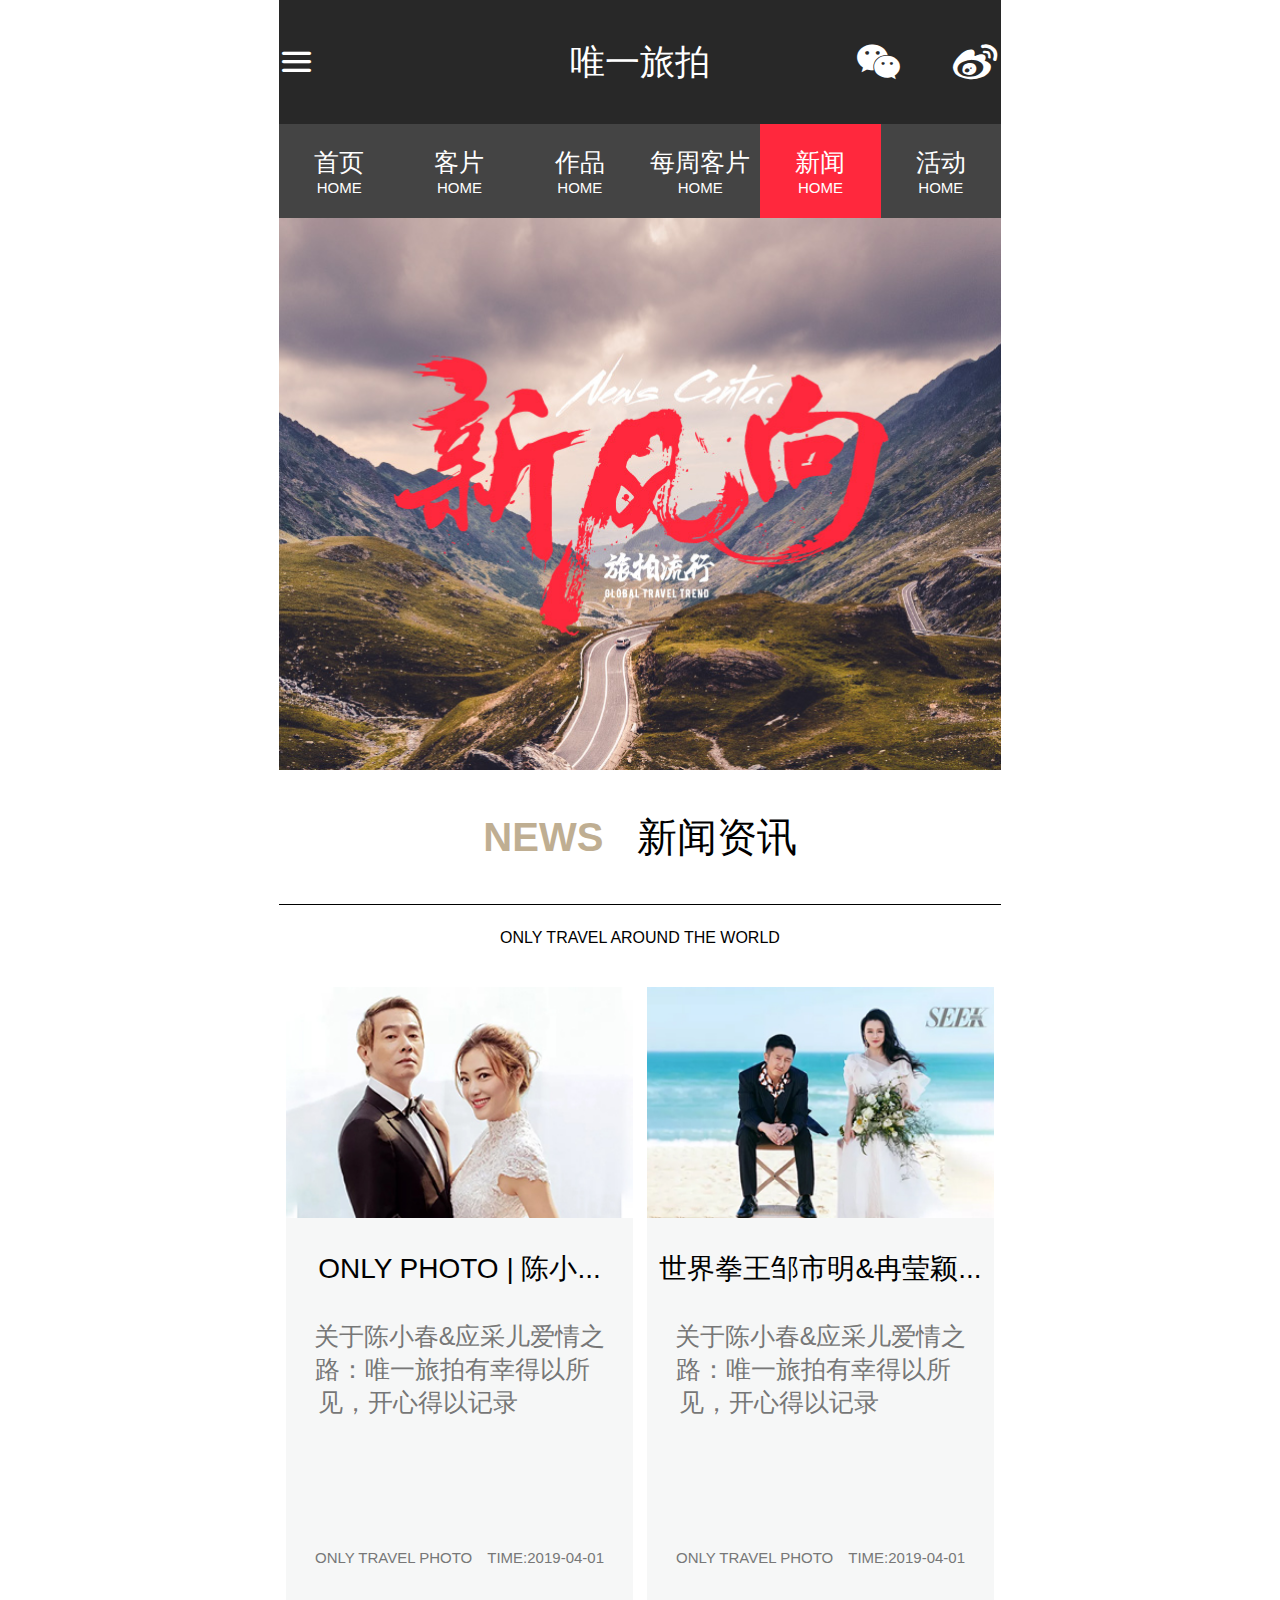
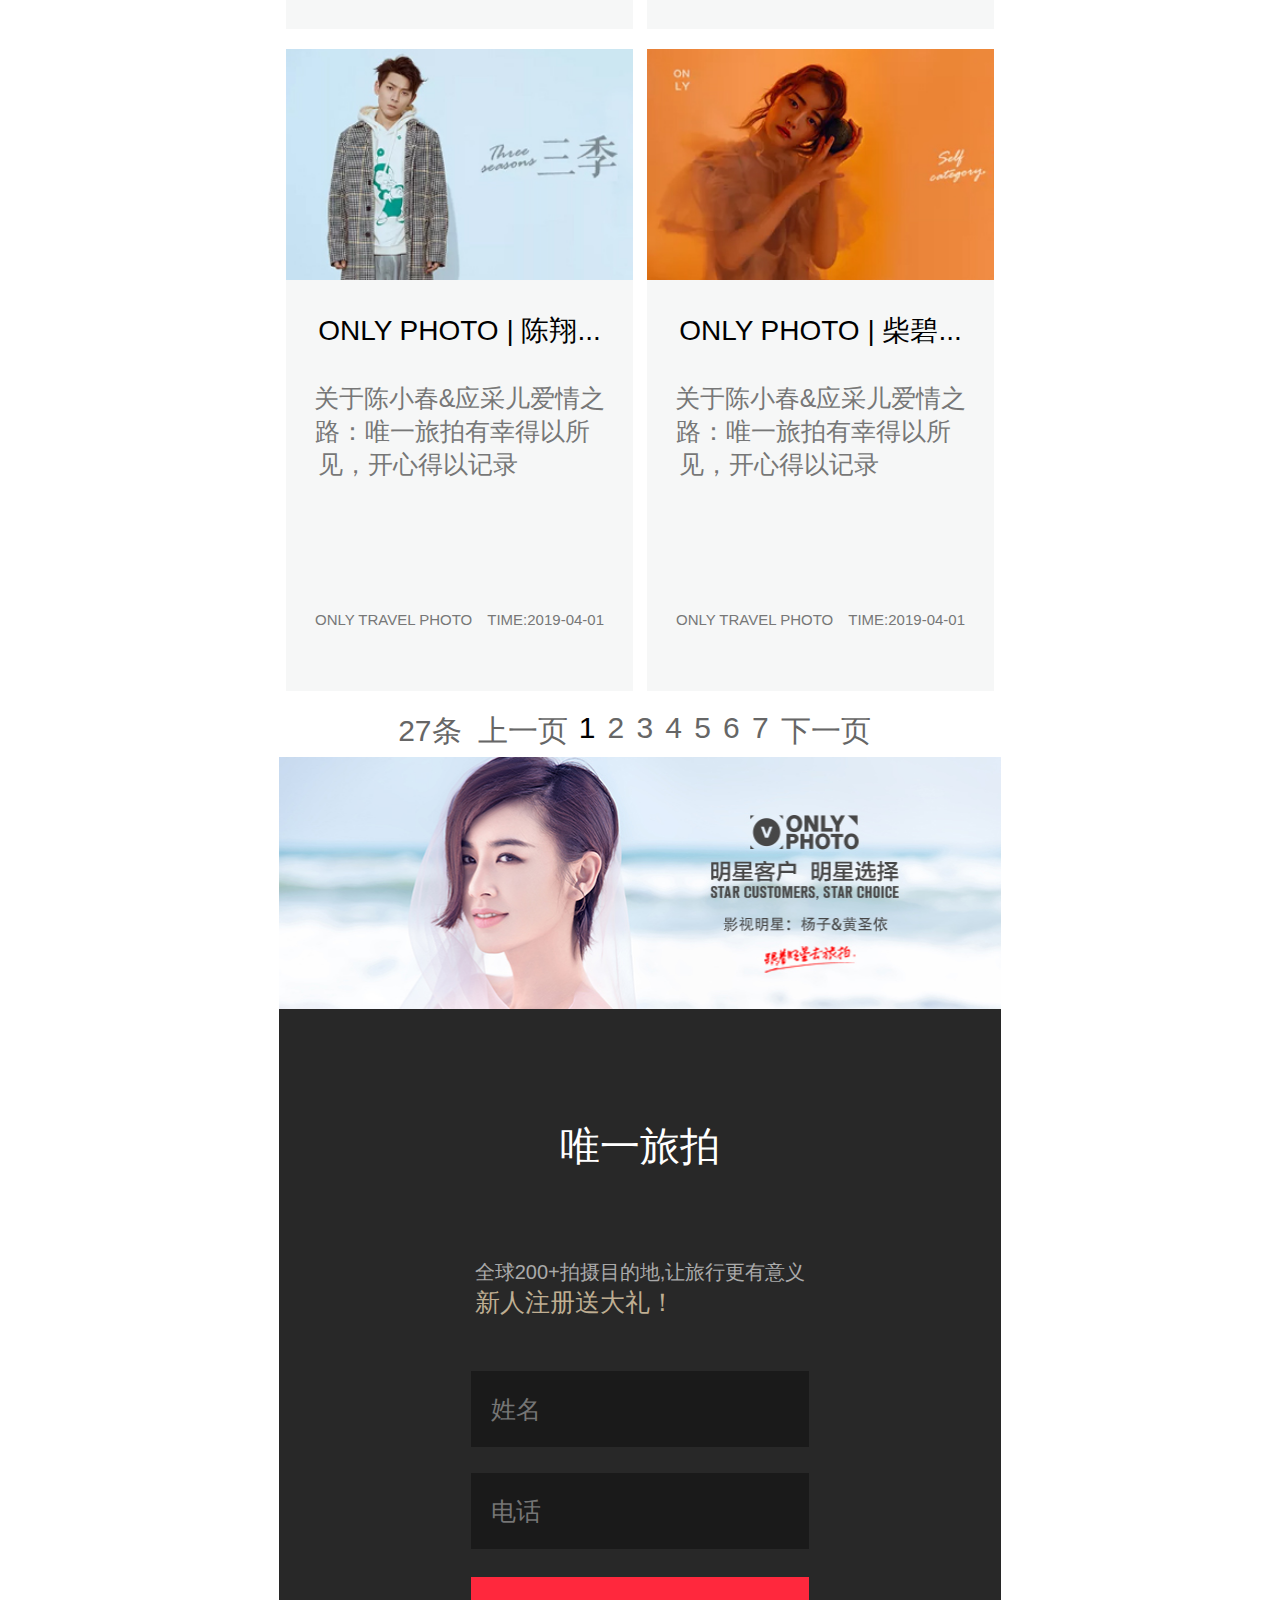
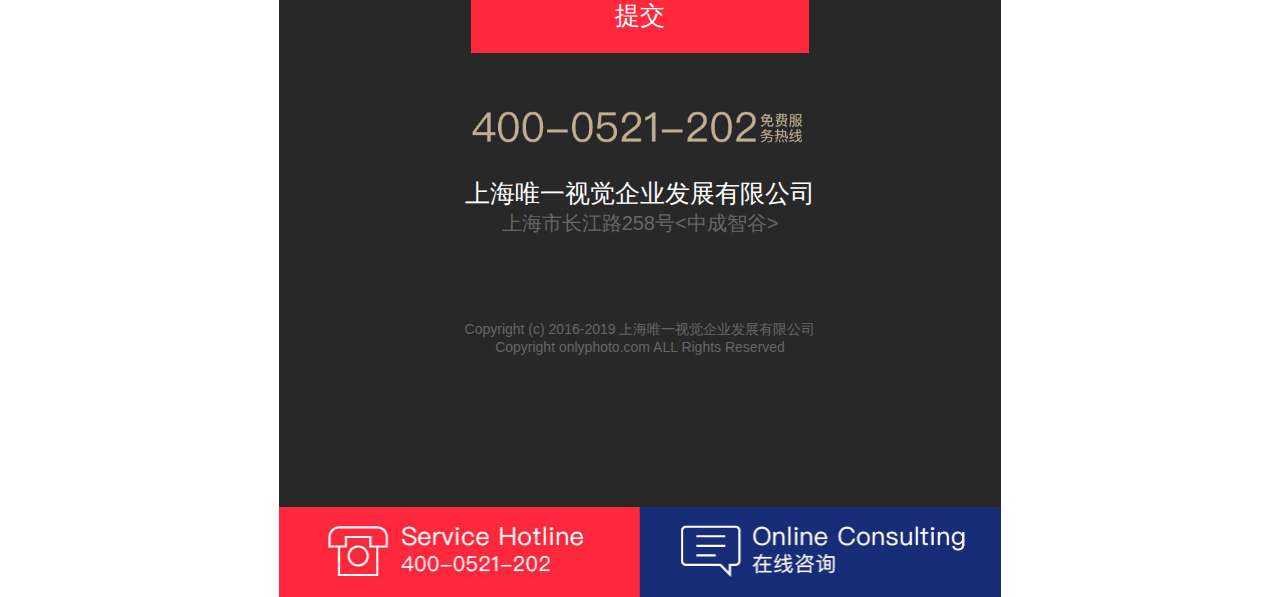
<file: html/xinwen.html>
<!DOCTYPE html>
<html>
	<head>
		<meta charset="UTF-8">
		<title></title>
		<link rel="stylesheet" href="../css/iconfont.css" />
		<link rel="stylesheet" href="../css/reset.css" />
		<link rel="stylesheet" href="../css/xinwen.css" />
	</head>
	<body>
		<div class="container">
			<div class="heda">
				<a href="#" class="iconfont icon-menu"></a>
				<a href="#">唯一旅拍</a>
				<a href="#" class="iconfont icon-weixin"></a>
				<a href="#" class="iconfont icon-weibo"></a>
			</div>
			<!--导航开始-->
			<div class="nava">
				<ul>
					<li><a href="#"><span>首页</span><p>HOME</p></a></li>
					<li><a href="#"><span>客片</span><p>HOME</p></a></li>
					<li><a href="#"><span>作品</span><p>HOME</p></a></li>
					<li><a href="#"><span>每周客片</span><p>HOME</p></a></li>
					<li><a href="#"><span>新闻</span><p>HOME</p></a></li>
					<li><a href="#"><span>活动</span><p>HOME</p></a></li>
				</ul>												
			</div>
			
			<div class="pic_ban">
				<img src="../img/xw.jpg"/>
			</div>
			
			<div class="xw_journey">
				<p><a href="#">NEWS</a> &nbsp;&nbsp;新闻资讯</p>
				<ol>ONLY TRAVEL AROUND THE WORLD</ol>
			</div>
			
			<!--明星新闻区域-->
			<div class="news">
				<a href="#">
					<img src="../img/cxc.jpg"/>
					<p>ONLY PHOTO | 陈小...</p>
					<p>关于陈小春&应采儿爱情之<br>路：唯一旅拍有幸得以所  &nbsp; <br>见，开心得以记录  &nbsp;&nbsp;&nbsp;&nbsp;&nbsp;&nbsp;&nbsp;&nbsp;&nbsp;&nbsp;&nbsp;</p>
					<span>ONLY TRAVEL PHOTO</span><span>TIME:2019-04-01</span>
				</a>
				<a href="#">
					<img src="../img/xw1.jpg"/>
					<p>世界拳王邹市明&冉莹颖...</p>
					<p>关于陈小春&应采儿爱情之<br>路：唯一旅拍有幸得以所  &nbsp; <br>见，开心得以记录  &nbsp;&nbsp;&nbsp;&nbsp;&nbsp;&nbsp;&nbsp;&nbsp;&nbsp;&nbsp;&nbsp;</p>
					
					<span>ONLY TRAVEL PHOTO</span><span>TIME:2019-04-01</span>
				</a>
				<a href="#">
					<img src="../img/xw2.jpg"/>
					<p>ONLY PHOTO | 陈翔...</p>
					<p>关于陈小春&应采儿爱情之<br>路：唯一旅拍有幸得以所  &nbsp; <br>见，开心得以记录  &nbsp;&nbsp;&nbsp;&nbsp;&nbsp;&nbsp;&nbsp;&nbsp;&nbsp;&nbsp;&nbsp;</p>
					
					<span>ONLY TRAVEL PHOTO</span><span>TIME:2019-04-01</span>
				</a>
				<a href="#">
					<img src="../img/xw3.jpg"/>
					<p>ONLY PHOTO | 柴碧...</p>
					<p>关于陈小春&应采儿爱情之<br>路：唯一旅拍有幸得以所  &nbsp; <br>见，开心得以记录  &nbsp;&nbsp;&nbsp;&nbsp;&nbsp;&nbsp;&nbsp;&nbsp;&nbsp;&nbsp;&nbsp;</p>
					
					<span>ONLY TRAVEL PHOTO</span><span>TIME:2019-04-01</span>
				</a>
			</div>
			
			<!--上一页下一页区域-->
			<div class="news_next">
				<a href="#">27条</a>
				<a href="#">上一页</a>
				<a href="#">1</a>
				<a href="#">2</a>
				<a href="#">3</a>
				<a href="#">4</a>
				<a href="#">5</a>
				<a href="#">6</a>
				<a href="#">7</a>		
				<a href="#">下一页</a>
			</div>
			
			<!--底部区域-->
			<div class="xuanz">				
				<ul>
					<li><img src="../img/form1.jpg"/></li>
					<li>唯一旅拍</li>
					<li>全球200+拍摄目的地,让旅行更有意义<br><p>新人注册送大礼！<span>全球200..摄</span></p></li>					
					<li><input type="text" placeholder="姓名"></li>
					<li><input type="text" placeholder="电话"></li>
					<li><input type="button" value="提交"></li>
					<li><img src="../img/tel.png"></li>
					<li>上海唯一视觉企业发展有限公司</li>
					<li>上海市长江路258号<中成智谷></li>
					<li>Copyright (c) 2016-2019 上海唯一视觉企业发展有限公司</li>
					<li>Copyright onlyphoto.com ALL Rights Reserved</li>
				</ul>
			</div>
			<div class="footer">
				<a href="#"><img src="../img/footer1.jpg"></a>
				<a href="#"><img src="../img/footer2.jpg"></a>
			</div>
		</div>
	</body>
</html>
</file>
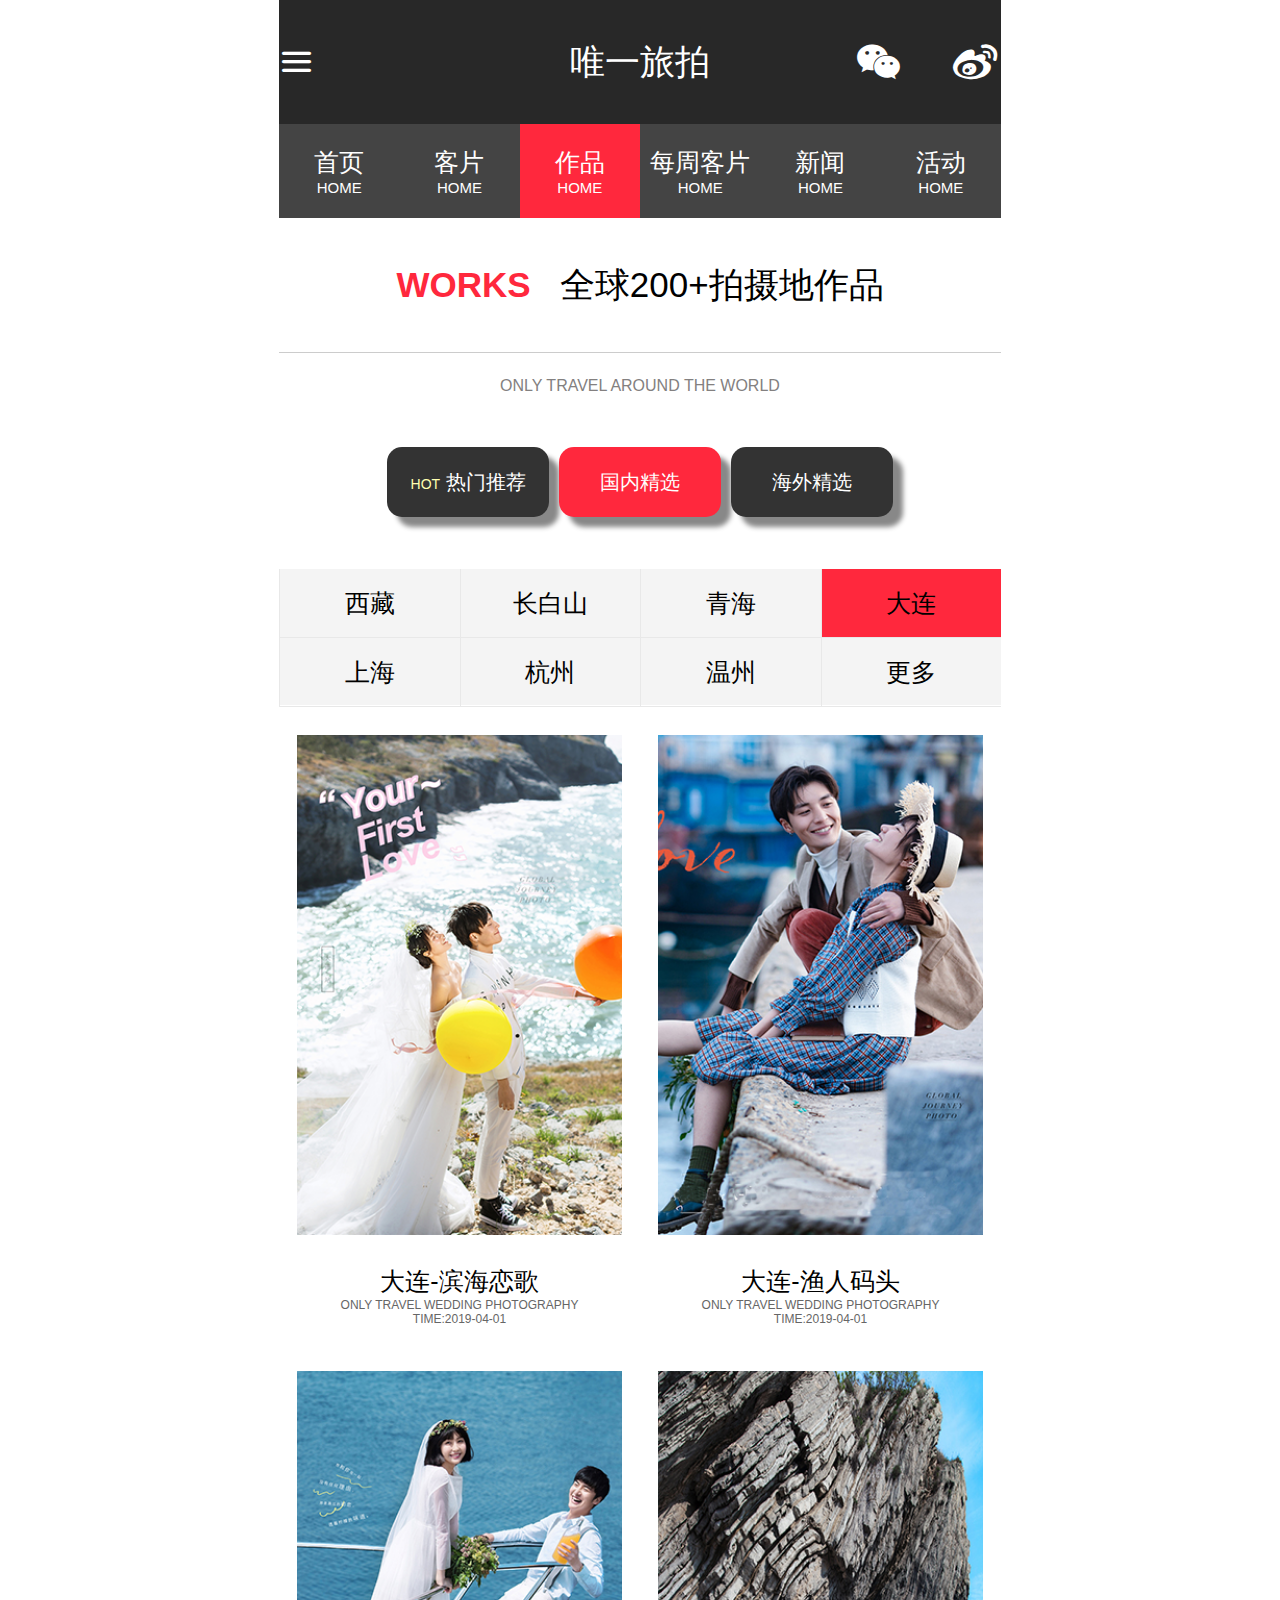
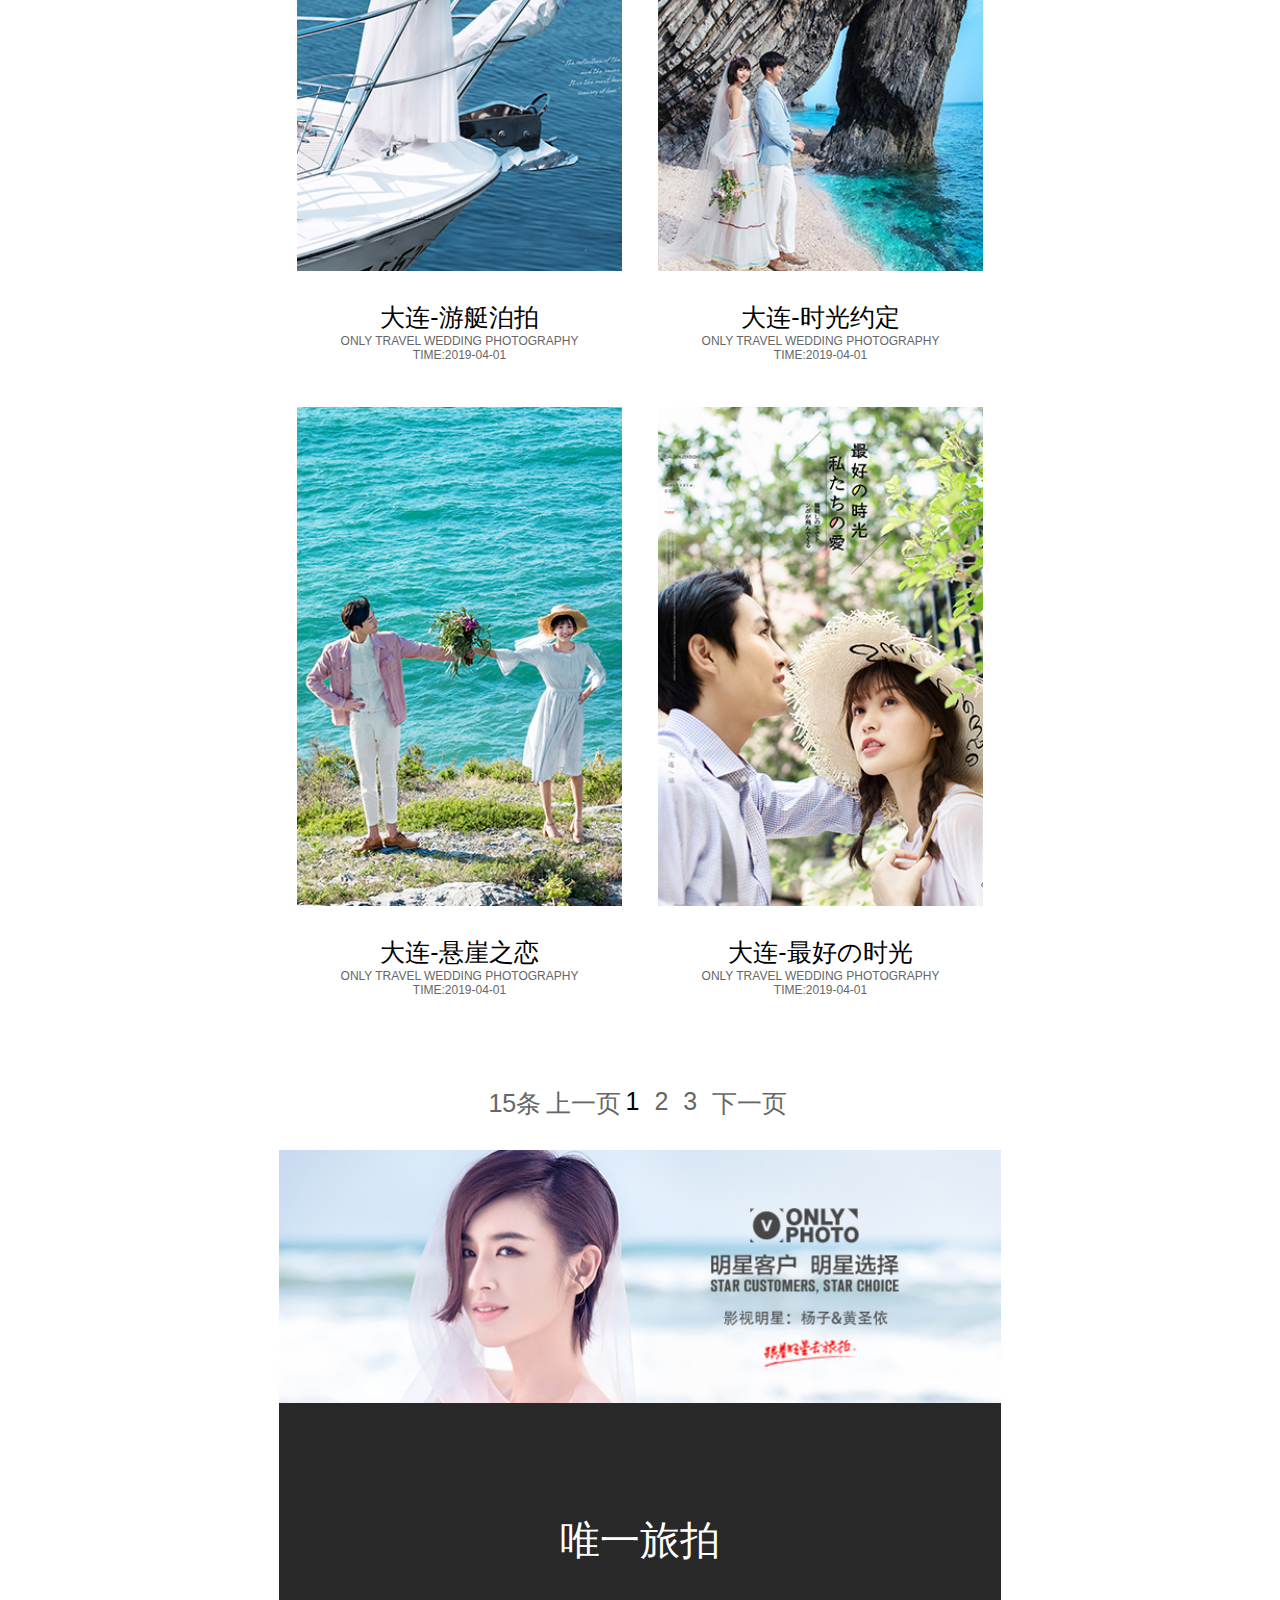
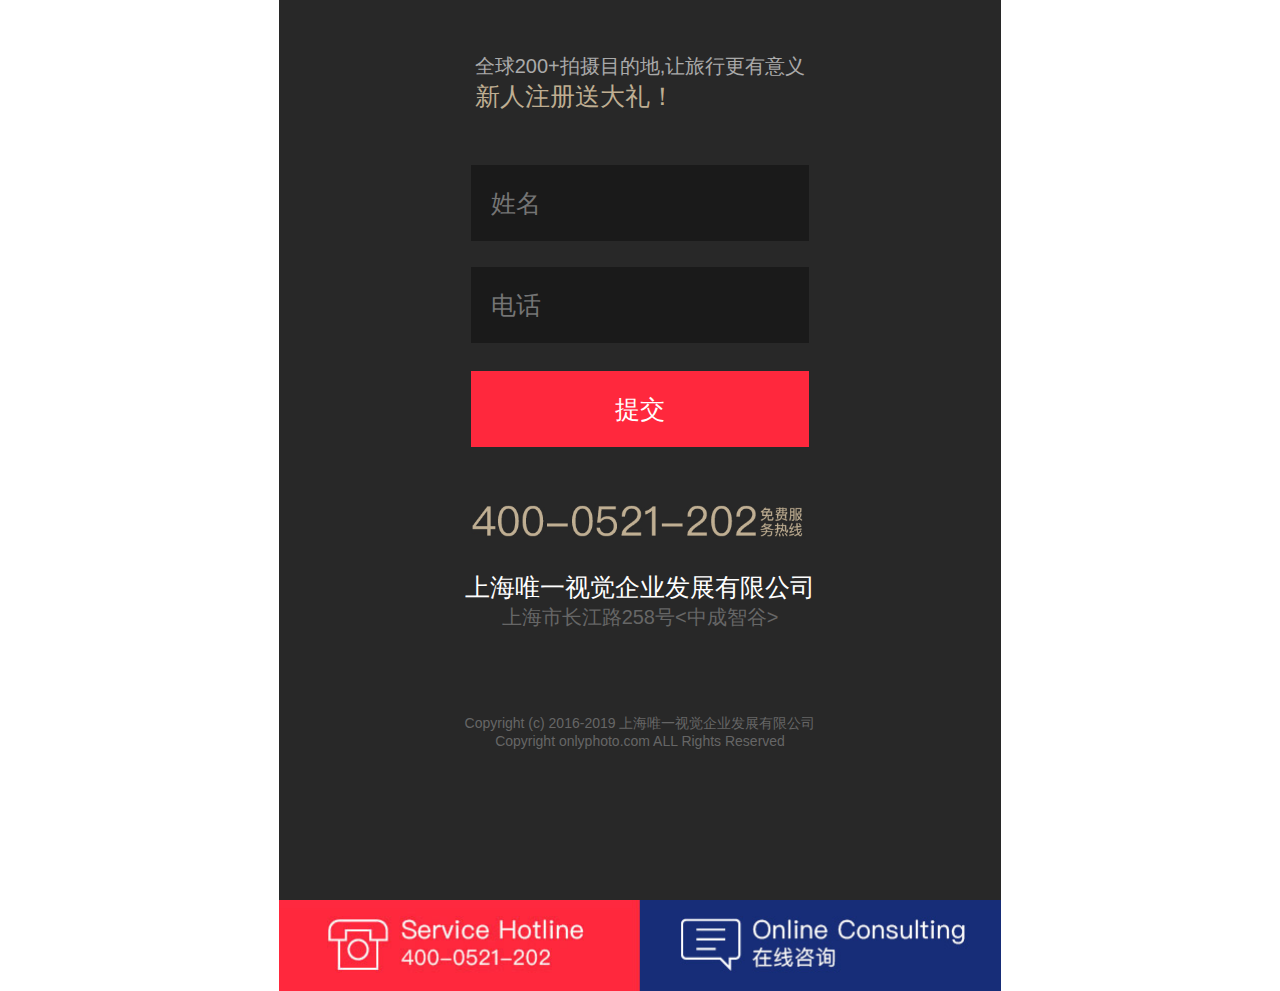
<file: html/zuopin.html>
<!DOCTYPE html>
<html>
	<head>
		<meta charset="UTF-8">
		<title></title>
		<link rel="stylesheet" href="../css/iconfont.css" />
		<link rel="stylesheet" href="../css/reset.css" />
		<link rel="stylesheet" href="../css/zuop.css" />
	</head>
	<body>
		<div class="container">
			<div class="hed">
				<a href="#" class="iconfont icon-menu"></a>
				<a href="#">唯一旅拍</a>
				<a href="#" class="iconfont icon-weixin"></a>
				<a href="#" class="iconfont icon-weibo"></a>
			</div>
			<!--导航开始-->
			<div class="nav">
				<ul>
					<li><a href="#"><span>首页</span><p>HOME</p></a></li>
					<li><a href="#"><span>客片</span><p>HOME</p></a></li>
					<li><a href="#"><span>作品</span><p>HOME</p></a></li>
					<li><a href="#"><span>每周客片</span><p>HOME</p></a></li>
					<li><a href="#"><span>新闻</span><p>HOME</p></a></li>
					<li><a href="#"><span>活动</span><p>HOME</p></a></li>
				</ul>												
			</div>
		
		
			<div class="journey">
				<p><a href="#">WORKS</a> &nbsp;&nbsp;全球200+拍摄地作品</p>
				<ol>ONLY TRAVEL AROUND THE WORLD</ol>
			</div>
			
			<div class="remen">
				<ul>
					<li><a href="#"><span>HOT</span> 热门推荐</a></li>
					<li><a href="#">国内精选</a></li>
					<li><a href="#">海外精选</a></li>
				</ul>
			</div>
			
			<div class="nav_item">			
				<div class="content" >
					<a href="#">西藏</a>
					<a href="#">长白山</a>
					<a href="#">青海</a>
					<a href="#">大连</a>
					<a href="#">上海</a>
					<a href="#">杭州</a>
					<a href="#">温州</a>
					<a href="#">更多</a>
				</div>
			</div>
			
			
			<div class="zuo_syz">
				<a href="#"><img src="../img/dl1.png"><p>大连-滨海恋歌</p><p>ONLY TRAVEL WEDDING PHOTOGRAPHY</p><p>TIME:2019-04-01</p></a>
				<a href="#"><img src="../img/dl2.jpg"><p>大连-渔人码头</p><p>ONLY TRAVEL WEDDING PHOTOGRAPHY</p><p>TIME:2019-04-01</p></a>
				<a href="#"><img src="../img/dl3.jpg"><p>大连-游艇泊拍</p><p>ONLY TRAVEL WEDDING PHOTOGRAPHY</p><p>TIME:2019-04-01</p></a>
				<a href="#"><img src="../img/dl4.jpg"><p>大连-时光约定</p><p>ONLY TRAVEL WEDDING PHOTOGRAPHY</p><p>TIME:2019-04-01</p></a>
				<a href="#"><img src="../img/dl5.jpg"><p>大连-悬崖之恋</p><p>ONLY TRAVEL WEDDING PHOTOGRAPHY</p><p>TIME:2019-04-01</p></a>
				<a href="#"><img src="../img/dl6.jpg"><p>大连-最好の时光</p><p>ONLY TRAVEL WEDDING PHOTOGRAPHY</p><p>TIME:2019-04-01</p></a>
			</div>
			
			<!--下一页-->
			<div class="nex">
				<a href="#">15条</a>
				<a href="#">上一页</a>
				<a href="#">1</a>
				<a href="#">2</a>
				<a href="#">3</a>
				<a href="#">下一页</a>
			</div>
			
			<!--底部-->
			<div class="xuanz">				
				<ul>
					<li><img src="../img/form1.jpg"/></li>
					<li>唯一旅拍</li>
					<li>全球200+拍摄目的地,让旅行更有意义<br><p>新人注册送大礼！<span>全球200..摄</span></p></li>					
					<li><input type="text" placeholder="姓名"></li>
					<li><input type="text" placeholder="电话"></li>
					<li><input type="button" value="提交"></li>
					<li><img src="../img/tel.png"></li>
					<li>上海唯一视觉企业发展有限公司</li>
					<li>上海市长江路258号<中成智谷></li>
					<li>Copyright (c) 2016-2019 上海唯一视觉企业发展有限公司</li>
					<li>Copyright onlyphoto.com ALL Rights Reserved</li>
				</ul>
			</div>
			<div class="footer">
				<a href="#"><img src="../img/footer1.jpg"></a>
				<a href="#"><img src="../img/footer2.jpg"></a>
			</div>
		</div>
	</body>
</html>
</file>
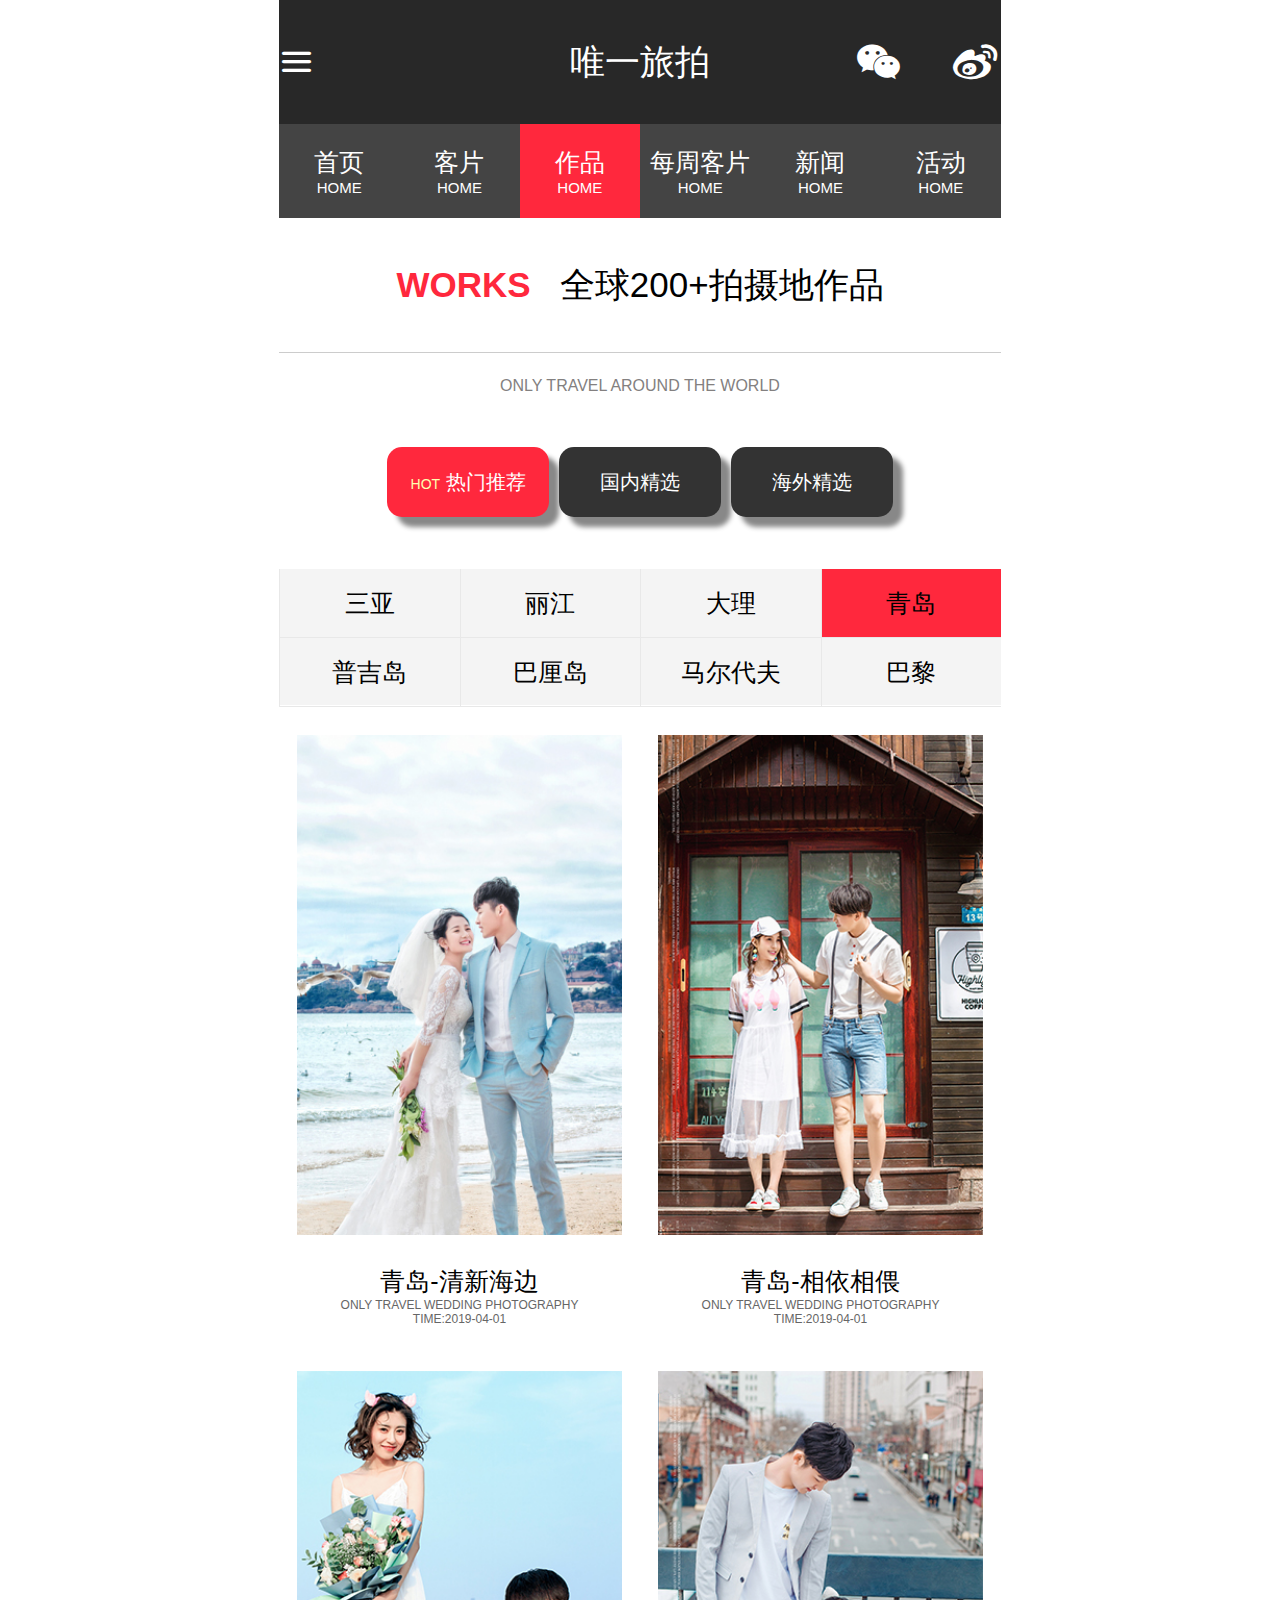
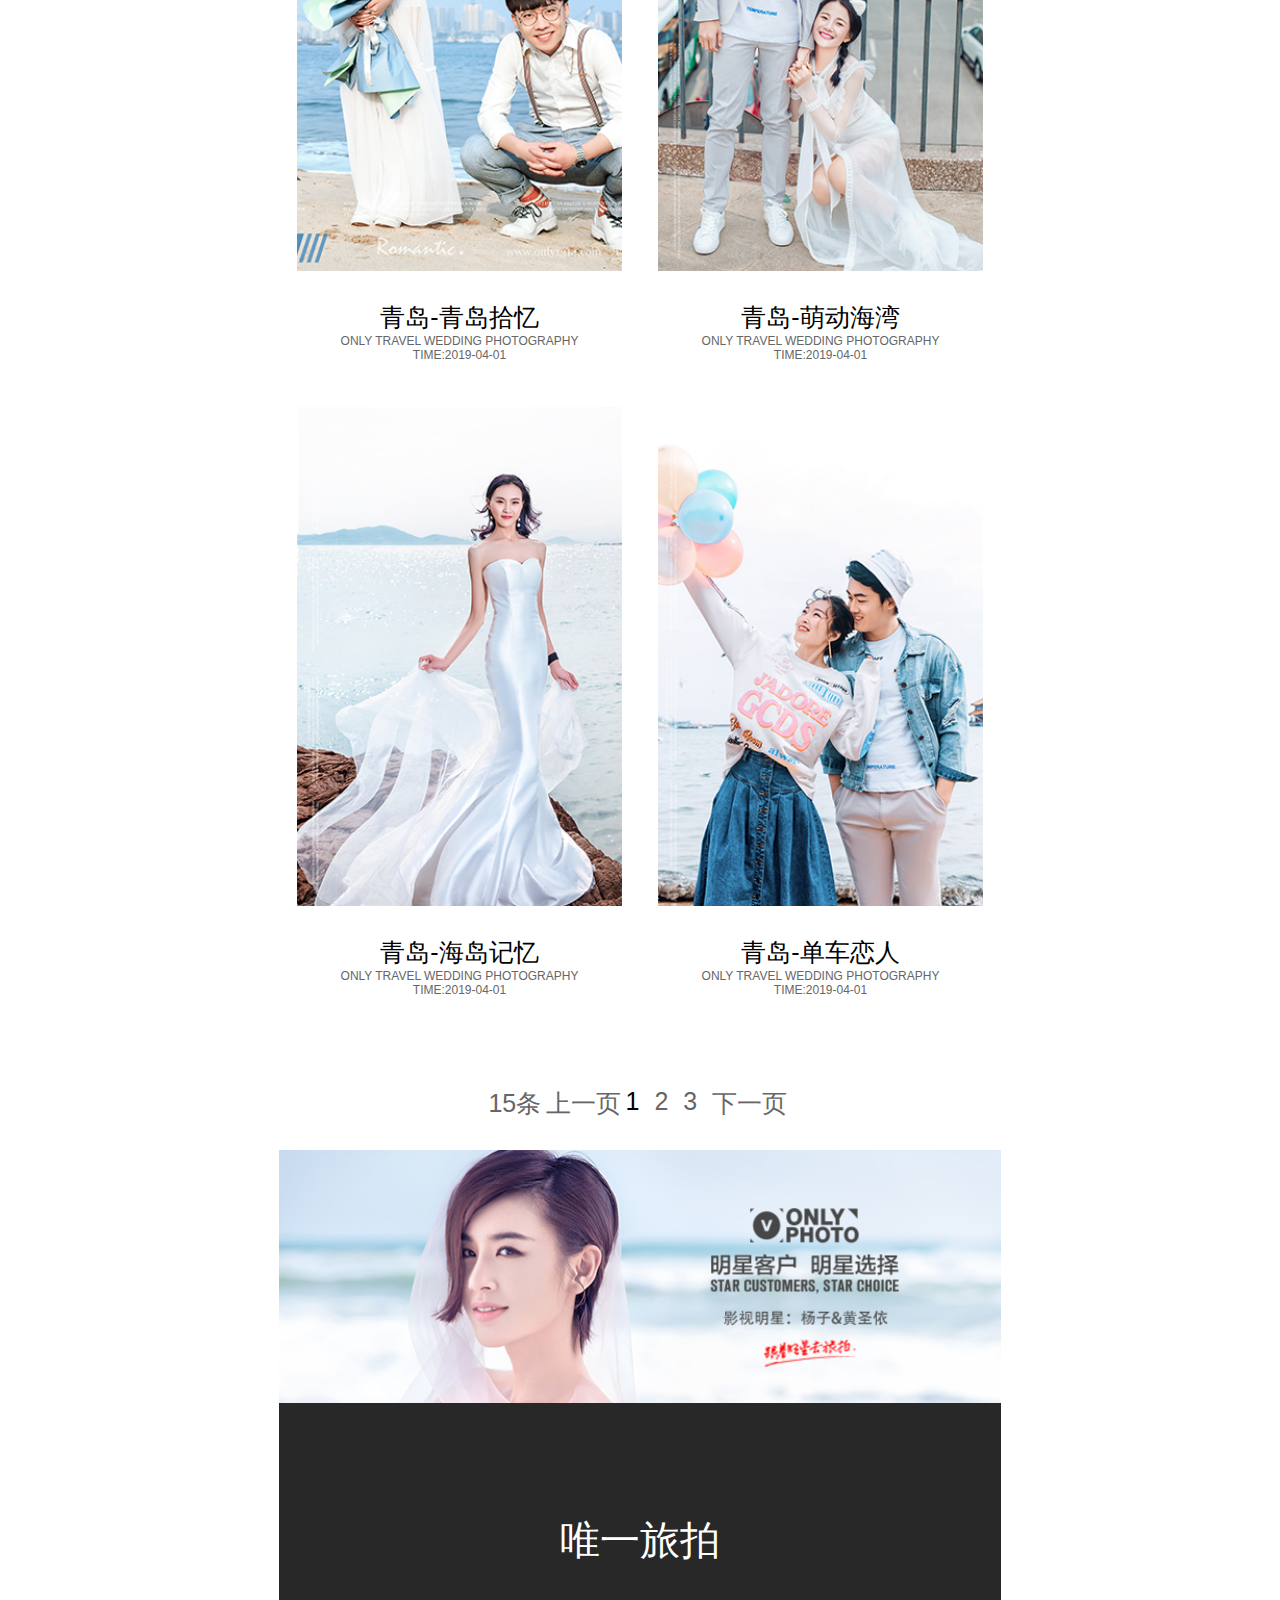
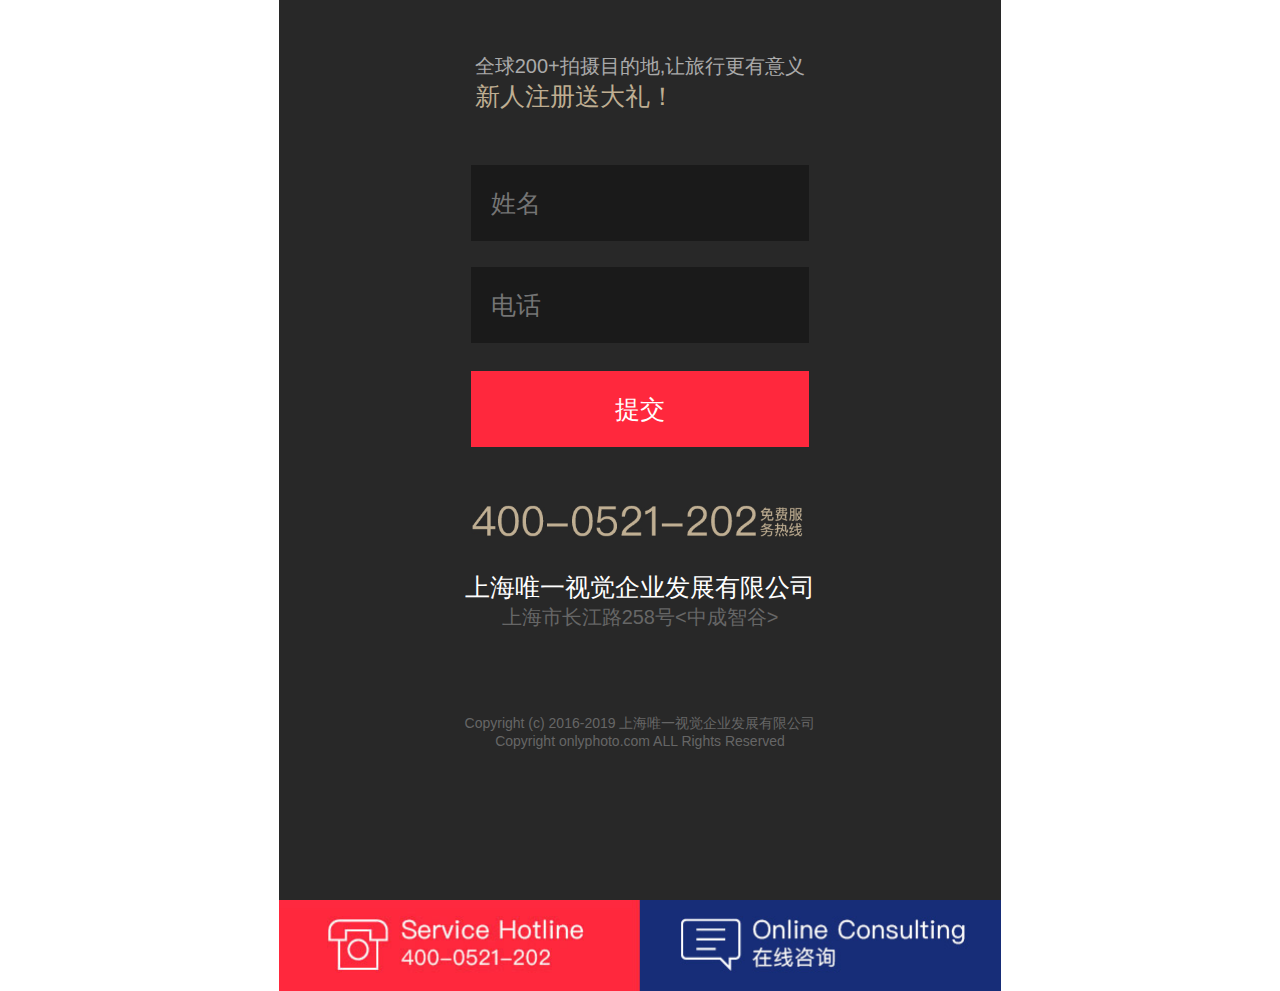
<file: html/zuopin2.html>
<!DOCTYPE html>
<html>
	<head>
		<meta charset="UTF-8">
		<title></title>
		<link rel="stylesheet" href="../css/reset.css" />
		<link rel="stylesheet" href="../css/iconfont.css" />
		<link rel="stylesheet" href="../css/zuopin2.css" />
	</head>
	<body>
		<div class="container">
			<div class="hed">
				<a href="#" class="iconfont icon-menu"></a>
				<a href="#">唯一旅拍</a>
				<a href="#" class="iconfont icon-weixin"></a>
				<a href="#" class="iconfont icon-weibo"></a>
			</div>
			<!--导航开始-->
			<div class="nav">
				<ul>
					<li><a href="#"><span>首页</span><p>HOME</p></a></li>
					<li><a href="#"><span>客片</span><p>HOME</p></a></li>
					<li><a href="#"><span>作品</span><p>HOME</p></a></li>
					<li><a href="#"><span>每周客片</span><p>HOME</p></a></li>
					<li><a href="#"><span>新闻</span><p>HOME</p></a></li>
					<li><a href="#"><span>活动</span><p>HOME</p></a></li>
				</ul>												
			</div>
		
		
			<div class="journey">
				<p><a href="#">WORKS</a> &nbsp;&nbsp;全球200+拍摄地作品</p>
				<ol>ONLY TRAVEL AROUND THE WORLD</ol>
			</div>
			
			<div class="remen">
				<ul>
					<li><a href="#"><span>HOT</span> 热门推荐</a></li>
					<li><a href="#">国内精选</a></li>
					<li><a href="#">海外精选</a></li>
				</ul>
			</div>
			
			<div class="nav_item">			
				<div class="content" >
					<a href="#">三亚</a>
					<a href="#">丽江</a>
					<a href="#">大理</a>
					<a href="#">青岛</a>
					<a href="#">普吉岛</a>
					<a href="#">巴厘岛</a>
					<a href="#">马尔代夫</a>
					<a href="#">巴黎</a>
				</div>
			</div>
			
			
			<div class="zuo_syz">
				<a href="#"><img src="../img/qd1.jpg"><p>青岛-清新海边</p><p>ONLY TRAVEL WEDDING PHOTOGRAPHY</p><p>TIME:2019-04-01</p></a>
				<a href="#"><img src="../img/qd2.jpg"><p>青岛-相依相偎</p><p>ONLY TRAVEL WEDDING PHOTOGRAPHY</p><p>TIME:2019-04-01</p></a>
				<a href="#"><img src="../img/qd3.jpg"><p>青岛-青岛拾忆</p><p>ONLY TRAVEL WEDDING PHOTOGRAPHY</p><p>TIME:2019-04-01</p></a>
				<a href="#"><img src="../img/qd4.jpg"><p>青岛-萌动海湾</p><p>ONLY TRAVEL WEDDING PHOTOGRAPHY</p><p>TIME:2019-04-01</p></a>
				<a href="#"><img src="../img/qd5.jpg"><p>青岛-海岛记忆</p><p>ONLY TRAVEL WEDDING PHOTOGRAPHY</p><p>TIME:2019-04-01</p></a>
				<a href="#"><img src="../img/qd6.jpg"><p>青岛-单车恋人</p><p>ONLY TRAVEL WEDDING PHOTOGRAPHY</p><p>TIME:2019-04-01</p></a>
			</div>
			
			<!--下一页-->
			<div class="nex">
				<a href="#">15条</a>
				<a href="#">上一页</a>
				<a href="#">1</a>
				<a href="#">2</a>
				<a href="#">3</a>
				<a href="#">下一页</a>
			</div>
			
			<!--底部-->
			<div class="xuanz">				
				<ul>
					<li><img src="../img/form1.jpg"/></li>
					<li>唯一旅拍</li>
					<li>全球200+拍摄目的地,让旅行更有意义<br><p>新人注册送大礼！<span>全球200..摄</span></p></li>					
					<li><input type="text" placeholder="姓名"></li>
					<li><input type="text" placeholder="电话"></li>
					<li><input type="button" value="提交"></li>
					<li><img src="../img/tel.png"></li>
					<li>上海唯一视觉企业发展有限公司</li>
					<li>上海市长江路258号<中成智谷></li>
					<li>Copyright (c) 2016-2019 上海唯一视觉企业发展有限公司</li>
					<li>Copyright onlyphoto.com ALL Rights Reserved</li>
				</ul>
			</div>
			<div class="footer">
				<a href="#"><img src="../img/footer1.jpg"></a>
				<a href="#"><img src="../img/footer2.jpg"></a>
			</div>
		</div>
	</body>
</html>
</file>
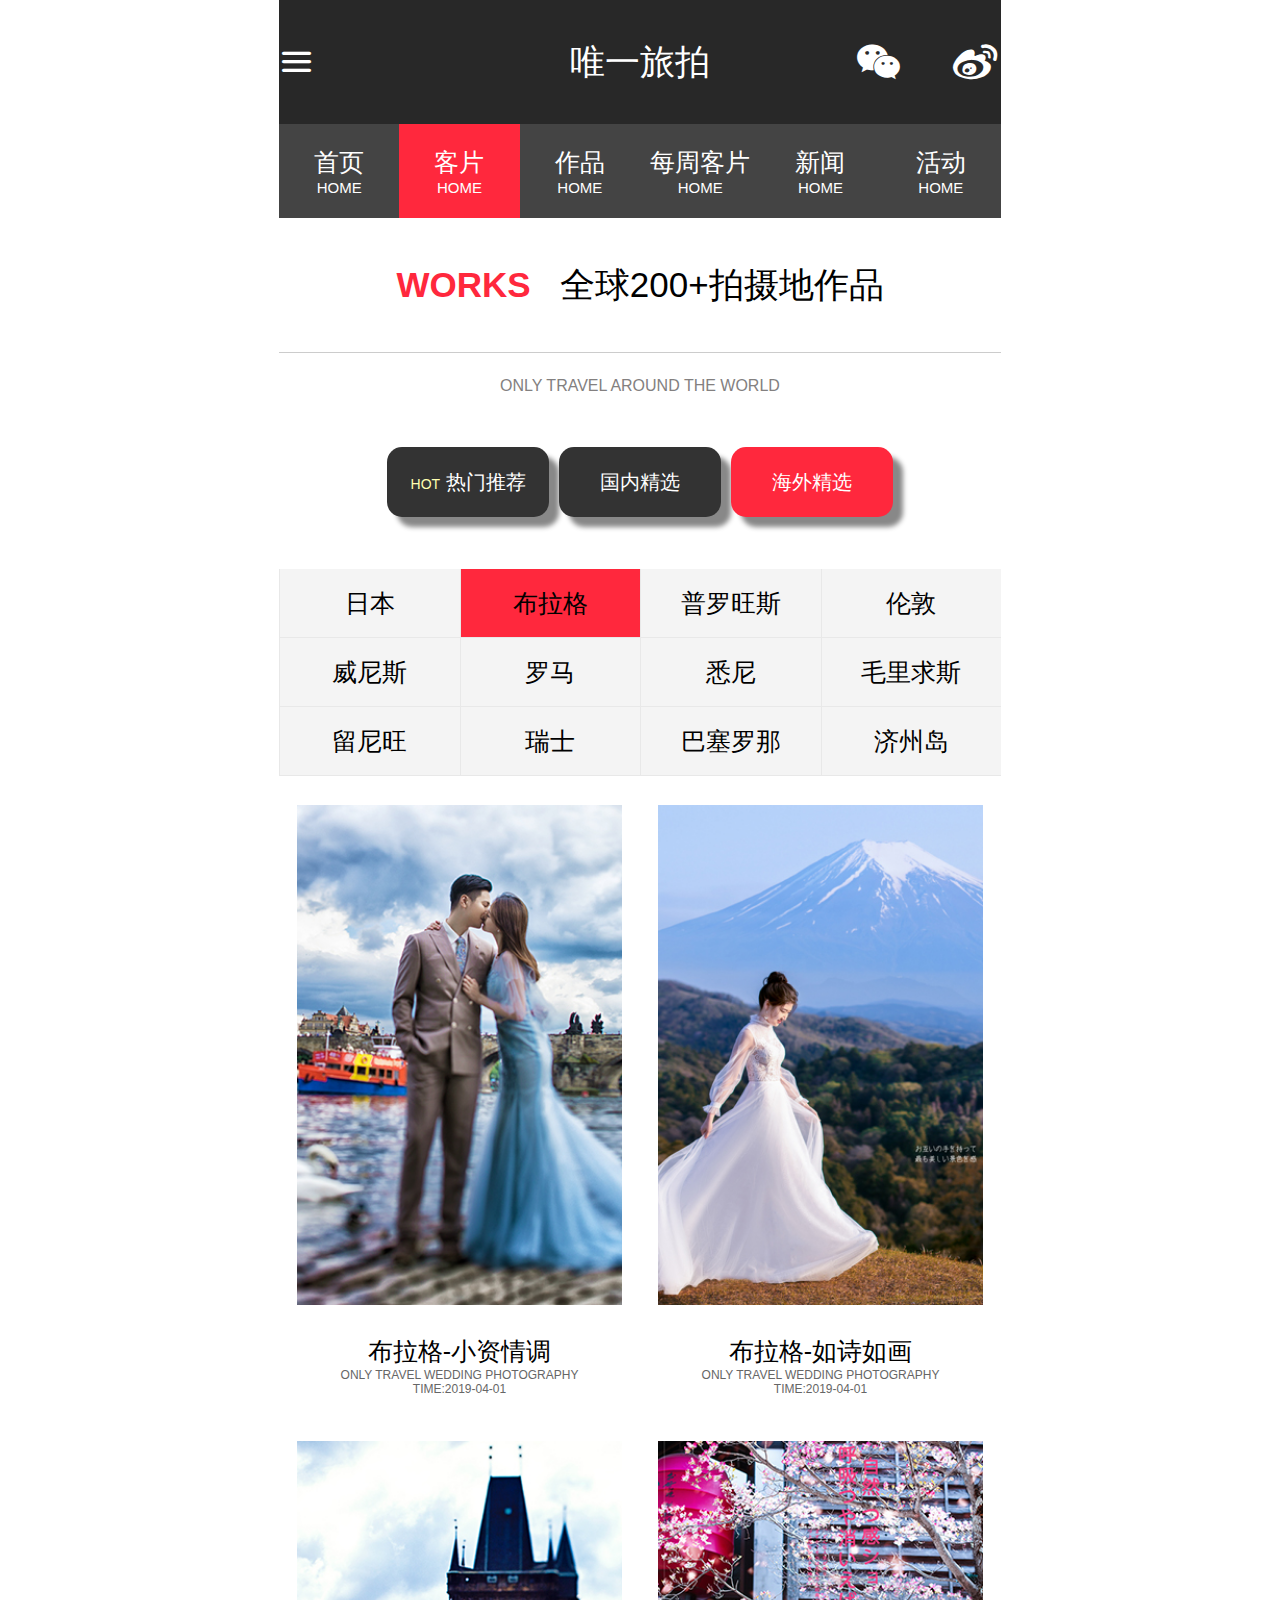
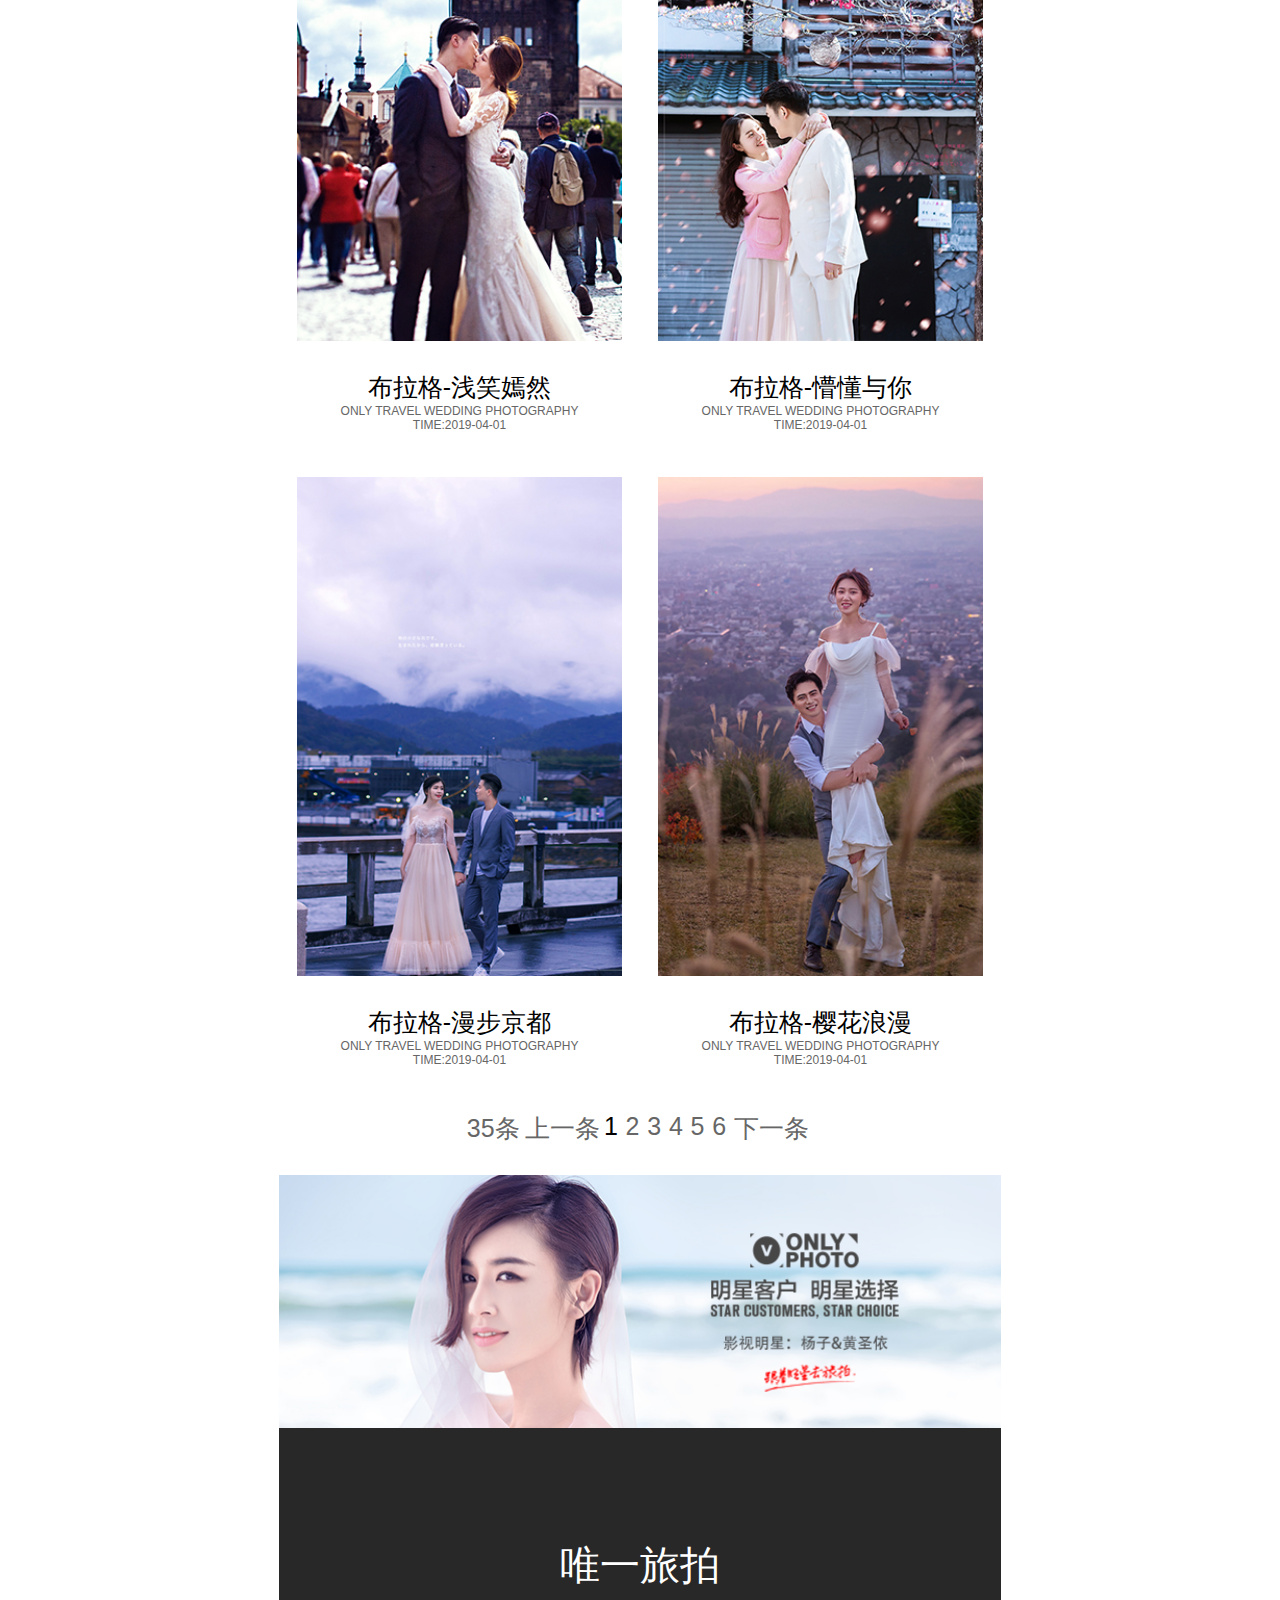
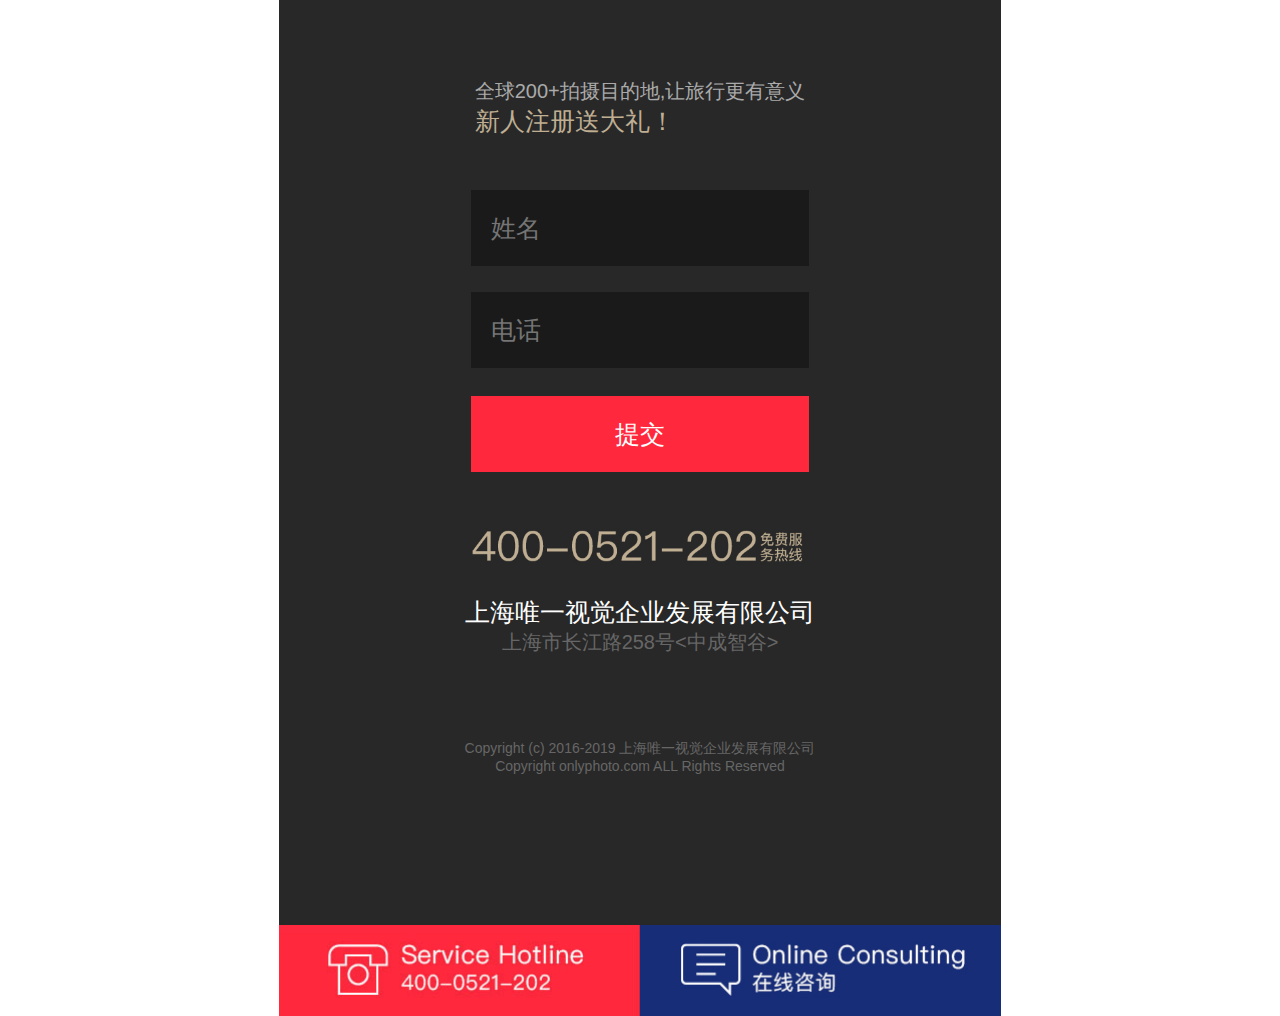
<file: html/zuopin3.html>
<!DOCTYPE html>
<html>
	<head>
		<meta charset="UTF-8">
		<title></title>
		<link rel="stylesheet" href="../css/reset.css" />
		<link rel="stylesheet" href="../css/iconfont.css" />
		<link rel="stylesheet" href="../css/zuopin3.css" />
	</head>
	<body>
		<div class="container">
			<div class="hed">
				<a href="#" class="iconfont icon-menu"></a>
				<a href="#">唯一旅拍</a>
				<a href="#" class="iconfont icon-weixin"></a>
				<a href="#" class="iconfont icon-weibo"></a>
			</div>
			<!--导航开始-->
			<div class="nav">
				<ul>
					<li><a href="#"><span>首页</span><p>HOME</p></a></li>
					<li><a href="#"><span>客片</span><p>HOME</p></a></li>
					<li><a href="#"><span>作品</span><p>HOME</p></a></li>
					<li><a href="#"><span>每周客片</span><p>HOME</p></a></li>
					<li><a href="#"><span>新闻</span><p>HOME</p></a></li>
					<li><a href="#"><span>活动</span><p>HOME</p></a></li>
				</ul>												
			</div>
			
			<div class="journey">
				<p><a href="#">WORKS</a> &nbsp;&nbsp;全球200+拍摄地作品</p>
				<ol>ONLY TRAVEL AROUND THE WORLD</ol>
			</div>
			
			<div class="remen">
				<ul>
					<li><a href="#"><span>HOT</span> 热门推荐</a></li>
					<li><a href="#">国内精选</a></li>
					<li><a href="#">海外精选</a></li>
				</ul>
			</div>
			
			<div class="nav_item">			
				<div class="content" >
					<a href="#">日本</a>
					<a href="#">布拉格</a>
					<a href="#">普罗旺斯</a>
					<a href="#">伦敦</a>
					<a href="#">威尼斯</a>
					<a href="#">罗马</a>
					<a href="#">悉尼</a>
					<a href="#">毛里求斯</a>
					<a href="#">留尼旺</a>
					<a href="#">瑞士</a>
					<a href="#">巴塞罗那</a>
					<a href="#">济州岛</a>
				</div>
			</div>
			
			<div class="syz">
				<a href="#"><img src="../img/blg3.jpg"><p>布拉格-小资情调</p><p>ONLY TRAVEL WEDDING PHOTOGRAPHY</p><p>TIME:2019-04-01</p></a>
				<a href="#"><img src="../img/rb2.jpg"><p>布拉格-如诗如画</p><p>ONLY TRAVEL WEDDING PHOTOGRAPHY</p><p>TIME:2019-04-01</p></a>
				<a href="#"><img src="../img/blg2.jpg"><p>布拉格-浅笑嫣然</p><p>ONLY TRAVEL WEDDING PHOTOGRAPHY</p><p>TIME:2019-04-01</p></a>
				<a href="#"><img src="../img/rb4.jpg"><p>布拉格-懵懂与你</p><p>ONLY TRAVEL WEDDING PHOTOGRAPHY</p><p>TIME:2019-04-01</p></a>
				<a href="#"><img src="../img/rb5.jpg"><p>布拉格-漫步京都</p><p>ONLY TRAVEL WEDDING PHOTOGRAPHY</p><p>TIME:2019-04-01</p></a>
				<a href="#"><img src="../img/rb6.jpg"><p>布拉格-樱花浪漫</p><p>ONLY TRAVEL WEDDING PHOTOGRAPHY</p><p>TIME:2019-04-01</p></a>
			</div>
			
			<div class="xuan">
				<a href="#">35条</a>
				<a href="#">上一条</a>
				<a href="#">1</a>
				<a href="#">2</a>
				<a href="#">3</a>
				<a href="#">4</a>
				<a href="#">5</a>
				<a href="#">6</a>
				
				<a href="#">下一条</a>
			</div>
			<!--底部-->
			<div class="xuanz">				
				<ul>
					<li><img src="../img/form1.jpg"/></li>
					<li>唯一旅拍</li>
					<li>全球200+拍摄目的地,让旅行更有意义<br><p>新人注册送大礼！<span>全球200..摄</span></p></li>					
					<li><input type="text" placeholder="姓名"></li>
					<li><input type="text" placeholder="电话"></li>
					<li><input type="button" value="提交"></li>
					<li><img src="../img/tel.png"></li>
					<li>上海唯一视觉企业发展有限公司</li>
					<li>上海市长江路258号<中成智谷></li>
					<li>Copyright (c) 2016-2019 上海唯一视觉企业发展有限公司</li>
					<li>Copyright onlyphoto.com ALL Rights Reserved</li>
				</ul>
			</div>
			<div class="footer">
				<a href="#"><img src="../img/footer1.jpg"></a>
				<a href="#"><img src="../img/footer2.jpg"></a>
			</div>
		</div>
	</body>
</html>
</file>
<file: css/hdong.css>
*{
	margin: 0;
	padding: 0;
}
.container{
	width: 100%;
	
	margin: 0 auto;
	max-width: 722px;
	min-width: 320px;
	
}
.hed{
	display: flex;
	height: 124px;
	line-height: 124px;
	background: #282828;
}
.hed a{
	color: #fff;
	font-size: 35px;
}
.hed a:hover{
	color: #fff;
}
.hed a:nth-child(1){
	flex: 3;
	
}
.hed a:nth-child(2){
	flex: 9;
	text-align: center;
	/*justify-content: center;*/
}
.hed a:nth-child(3){
	flex: 2;
}
.hed a:nth-child(4){
	flex: 1;
}

/*导航区域样式*/
.nav ul{
	height: 94px;
	background: #444;
	display: flex;
	justify-content: space-around;
	align-items: center;
}
.nav ul li{
	width: 20%;
	height: 94px;
	
	display: flex;
	justify-content: center;
	align-items: center;
	font-size: 25px
}
.nav ul li:nth-child(6){
	background: #ff283d;
}
.nav ul li a{
	color: #fff;		
	display: flex;
	flex-direction: column;
	justify-content: space-between;
	align-items: center;
}
.nav ul li a p{
	font-size: 15px
}
.nav ul li:hover{
	background: #ff283d;
}


.journey p{
	height: 134px;
	line-height: 134px;
	text-align: center;
	font-size: 40px;
	color: #000;
	border-bottom: 1px solid #ccc;
}
.journey p span{
	color: #ff283d;
	font-weight: bold;
}
.journey ol{	
	text-align: center;
	margin-top: 24px;
	font-size: 16px;
	color: #838080;
}

/*活动区域*/
.sale ul{
	display: flex;
	justify-content: space-around;
	flex-wrap: wrap;
	margin-top: 60px;
}
.sale ul li{
	width: 48%;
	height: 352px;
	margin-top: 20px;	
}
.sale ul li img{
	width: 100%;
}
.sale ul li:nth-child(1) p:nth-child(1){
	float: left;
	font-size: 22px;
	color: #000;
	margin-top: 78px;
	margin-left: 20px;
}
.sale ul li:nth-child(1) p:nth-child(1) a{
	font-size: 16px;
	color: #777;
}
.sale ul li:nth-child(1) p:nth-child(2){
	float: right;
	width: 48%;
	height: 62px;
	background: #cfd3d8;
	text-align: center;
	line-height: 62px;
	font-size: 20px;
	color: #fff;
	margin-top: 73px;
	margin-right: 20px;
}
.sale ul li:nth-child(1) p:nth-child(2):hover{
	background: #ff283d;
	cursor: pointer;
}
.sale ul li:nth-child(2) p:nth-child(2),
.sale ul li:nth-child(3) p:nth-child(2),
.sale ul li:nth-child(4) p:nth-child(2),
.sale ul li:nth-child(5) p:nth-child(2),
.sale ul li:nth-child(6) p:nth-child(2){
	float: left;
	font-size: 23px;
	color: #000;
	margin-top: 30px;
	margin-left: 10px;
}
.sale ul li:nth-child(2) p:nth-child(2) a,
.sale ul li:nth-child(3) p:nth-child(2) a,
.sale ul li:nth-child(4) p:nth-child(2) a,
.sale ul li:nth-child(5) p:nth-child(2) a,
.sale ul li:nth-child(6) p:nth-child(2) a{
	font-size: 16px;
	color: #777;
}
.sale ul li:nth-child(2) p:nth-child(3),
.sale ul li:nth-child(3) p:nth-child(3),
.sale ul li:nth-child(4) p:nth-child(3),
.sale ul li:nth-child(5) p:nth-child(3),
.sale ul li:nth-child(6) p:nth-child(3){
	float: right;
	width: 48%;
	height: 62px;
	background: #cfd3d8;
	text-align: center;
	line-height: 62px;
	font-size: 20px;
	color: #fff;
	margin-top: 27px;
	margin-right: 10px;
}
.sale ul li:nth-child(2) p:nth-child(3):hover,
.sale ul li:nth-child(3) p:nth-child(3):hover,
.sale ul li:nth-child(4) p:nth-child(3):hover,
.sale ul li:nth-child(5) p:nth-child(3):hover,
.sale ul li:nth-child(6) p:nth-child(3):hover{
	background: #ff283d;
	cursor: pointer;
}

/*底部*/
.xuanz{
	margin-top: 30px;
}
.xuanz ul{
	height: 1350px;
	background: #282828;
	text-align: center;
}
.xuanz ul li:nth-child(1) img{
	width: 100%;
}
.xuanz ul li:nth-child(2){
	font-size: 40px;
	color: #fff;
	margin-top: 110px;
	margin-bottom: 85px;
}
.xuanz ul li:nth-child(3){
	font-size: 20px;
	color: #aaa;
}
.xuanz ul li:nth-child(3) p{
	font-size: 25px;
	color: #bfae92;
}
.xuanz ul li:nth-child(3) p span{
	color: #282828;
}
.xuanz ul li:nth-child(4) input[type="text"]{
	width: 44%;
	height: 76px;
	background: #1a1a1a;
	color: #757575;
	font-size: 25px;
	padding-left: 20px;
	margin-top: 52px;
	margin-bottom: 26px;
}
.xuanz ul li:nth-child(5) input[type="text"]{
	width: 44%;
	height: 76px;
	background: #1a1a1a;
	color: #757575;
	font-size: 25px;
	padding-left: 20px;
}

.xuanz ul li:nth-child(6) input[type="button"]{
	width: 46.8%;
	height: 76px;
	background: #ff283d;
	color: #757575;
	font-size: 25px;
	margin-top: 28px;
	color: #fff;
	font-size: 25px;
	margin-bottom: 56px;
	
}
.xuanz ul li:nth-child(6) input[type="button"]:hover{
	background: #8b0000;
	cursor: pointer;
	
}

.xuanz ul li:nth-child(7) img{
	width: 46.8%;
}
.xuanz ul li:nth-child(8){
	font-size: 25px;
	color: #fff;
	margin-top: 30px;
}
.xuanz ul li:nth-child(9){
	font-size: 20px;
	color: #666;
}
.xuanz ul li:nth-child(10){
	font-size: 14px;
	margin-top: 84px;
	color: #666;
}
.xuanz ul li:nth-child(11){
	font-size: 14px;
	color: #666;
}


.footer{
	display: flex;
}
.footer a{
	flex: 1;
}
.footer a img{
	width: 100%;
}
</file>
<file: css/iconfont.css>
@font-face {font-family: "iconfont";
  src: url('iconfont.eot?t=1554034480750'); /* IE9 */
  src: url('iconfont.eot?t=1554034480750#iefix') format('embedded-opentype'), /* IE6-IE8 */
  url('[data-uri]') format('woff2'),
  url('iconfont.woff?t=1554034480750') format('woff'),
  url('iconfont.ttf?t=1554034480750') format('truetype'), /* chrome, firefox, opera, Safari, Android, iOS 4.2+ */
  url('iconfont.svg?t=1554034480750#iconfont') format('svg'); /* iOS 4.1- */
}

.iconfont {
  font-family: "iconfont" !important;
  font-size: 16px;
  font-style: normal;
  -webkit-font-smoothing: antialiased;
  -moz-osx-font-smoothing: grayscale;
}

.icon-weixin:before {
  content: "\e614";
}

.icon-weibo:before {
  content: "\e6cd";
}

.icon-menu:before {
  content: "\e80e";
}

.icon-icon-test1:before {
  content: "\e600";
}
</file>
<file: css/kepian.css>
*{
	margin: 0;
	padding: 0;
}
.container{
	width: 100%;
	
	margin: 0 auto;
	max-width: 722px;
	min-width: 320px;
	
}
.hed{
	display: flex;
	height: 124px;
	line-height: 124px;
	background: #282828;
}
.hed a{
	color: #fff;
	font-size: 35px;
}
.hed a:nth-child(1){
	flex: 3;
	
}
.hed a:nth-child(2){
	flex: 9;
	text-align: center;
	/*justify-content: center;*/
}
.hed a:nth-child(3){
	flex: 2;
}
.hed a:nth-child(4){
	flex: 1;
}

/*导航区域样式*/
.nav ul{
	height: 94px;
	background: #444;
	display: flex;
	justify-content: space-around;
	align-items: center;
}
.nav ul li{
	width: 20%;
	height: 94px;
	
	display: flex;
	justify-content: center;
	align-items: center;
	font-size: 25px
}
.nav ul li:nth-child(2){
	background: #ff283d;
}
.nav ul li a{
	color: #fff;		
	display: flex;
	flex-direction: column;
	justify-content: space-between;
	align-items: center;
}
.nav ul li a p{
	font-size: 15px
}
.nav ul li:hover{
	background: #ff283d;
}

.journey p{
	height: 134px;
	line-height: 134px;
	text-align: center;
	font-size: 35px;
	color: #000;
	border-bottom: 1px solid #ccc;
}
.journey p a{
	color: #ff283d;
	font-weight: 800;
}
.journey ol{	
	text-align: center;
	margin-top: 24px;
	font-size: 16px;
	color: #838080;
}

.remen ul{
	display: flex;
	width: 70%;
	height: 94px;		
	justify-content: space-between;
	margin: 40px auto;
	align-items: center;
}
.remen ul li{
	display: flex;
	width: 32%;
	height: 70px;
	background: #333;
	justify-content: space-around;
	align-items: center;
	border-radius: 15px;
	box-shadow: 10px 10px 5px #888;
	font-size: 20px;
}
.remen ul li a{
	color: #fff;
}
.remen ul li:nth-child(1){
	background: #FF283D;
}
.remen ul li a span{
	font-size: 14px;
	color: #ffffb0;
}
.remen ul li:nth-child(2):hover,
.remen ul li:nth-child(3):hover{
	background: #FF283D;
}

.nav_item{
	height: 136px;
	
	background-color: #f4f4f4;
		
	/*整个小nav弹性盒子*/
	display: flex;
}
.nav_item {
	flex: 1;
	text-align: center;		
	font-size: 25px;
	color: #000;
}
.nav_item .content{
	flex: 2;
	/*嵌套*/
	display: flex;
	/*换行*/
	flex-wrap:wrap;
}
.nav_item .content a{
	width: 25%;
	text-align: center;
	line-height: 68px;
	color: #000;
	text-decoration: none;
	box-sizing: border-box;
	border-left: 1px solid #e8e8e8;
	border-bottom: 1px solid #e8e8e8;
}
.nav_item .content a:nth-child(1){
	background: #ff283d;
}
.nav_item .content a:hover{
	background: #ff283d;
}

.syz{
	display: flex;
	flex-wrap: wrap;
	justify-content: space-around;
	margin-top: 30px;
}
.syz a{
	width: 45%;
	text-align: center;
}
.syz a:hover{
	color: #7777a1;
}
.syz a img{
	width: 100%;
}
.syz a p:nth-child(2){
	font-size: 25px;
	color: #000000;
	margin-top: 30px;
}
.syz a p:nth-child(2):hover{
	color: #7777a1;
}
.syz a p:nth-child(4){
	margin-bottom: 45px;
}


.xuan{
	display: flex;
	justify-content: center;
}
.xuan a{
	font-size: 25px;
	color: #666;
}
.xuan a:nth-child(1){
	width: 8%;
}
.xuan a:nth-child(2),.xuan a:nth-child(11){
	width: 11%;
}
.xuan a:nth-child(10){
	width: 5%;
}
.xuan a:nth-child(3),
.xuan a:nth-child(4),
.xuan a:nth-child(5),
.xuan a:nth-child(6),
.xuan a:nth-child(7),
.xuan a:nth-child(8){
	width: 3%;
}
.xuan a:nth-child(3){
	color: #000;
}

/*底部*/
.xuanz{
	margin-top: 30px;
}
.xuanz ul{
	height: 1350px;
	background: #282828;
	text-align: center;
}
.xuanz ul li:nth-child(1) img{
	width: 100%;
}
.xuanz ul li:nth-child(2){
	font-size: 40px;
	color: #fff;
	margin-top: 110px;
	margin-bottom: 85px;
}
.xuanz ul li:nth-child(3){
	font-size: 20px;
	color: #aaa;
}
.xuanz ul li:nth-child(3) p{
	font-size: 25px;
	color: #bfae92;
}
.xuanz ul li:nth-child(3) p span{
	color: #282828;
}
.xuanz ul li:nth-child(4) input[type="text"]{
	width: 44%;
	height: 76px;
	background: #1a1a1a;
	color: #757575;
	font-size: 25px;
	padding-left: 20px;
	margin-top: 52px;
	margin-bottom: 26px;
}
.xuanz ul li:nth-child(5) input[type="text"]{
	width: 44%;
	height: 76px;
	background: #1a1a1a;
	color: #757575;
	font-size: 25px;
	padding-left: 20px;
}

.xuanz ul li:nth-child(6) input[type="button"]{
	width: 46.8%;
	height: 76px;
	background: #ff283d;
	color: #757575;
	font-size: 25px;
	margin-top: 28px;
	color: #fff;
	font-size: 25px;
	margin-bottom: 56px;
	
}
.xuanz ul li:nth-child(6) input[type="button"]:hover{
	background: #8b0000;
	cursor: pointer;
	
}

.xuanz ul li:nth-child(7) img{
	width: 46.8%;
}
.xuanz ul li:nth-child(8){
	font-size: 25px;
	color: #fff;
	margin-top: 30px;
}
.xuanz ul li:nth-child(9){
	font-size: 20px;
	color: #666;
}
.xuanz ul li:nth-child(10){
	font-size: 14px;
	margin-top: 84px;
	color: #666;
}
.xuanz ul li:nth-child(11){
	font-size: 14px;
	color: #666;
}


.footer{
	display: flex;
}
.footer a{
	flex: 1;
}
.footer a img{
	width: 100%;
}
</file>
<file: css/kepian2.css>
*{
	margin: 0;
	padding: 0;
}
.container{
	width: 100%;
	
	margin: 0 auto;
	max-width: 722px;
	min-width: 320px;
	
}
.hed{
	display: flex;
	height: 124px;
	line-height: 124px;
	background: #282828;
}
.hed a{
	color: #fff;
	font-size: 35px;
}
.hed a:nth-child(1){
	flex: 3;
	
}
.hed a:nth-child(2){
	flex: 9;
	text-align: center;
	/*justify-content: center;*/
}
.hed a:nth-child(3){
	flex: 2;
}
.hed a:nth-child(4){
	flex: 1;
}

/*导航区域样式*/
.nav ul{
	height: 94px;
	background: #444;
	display: flex;
	justify-content: space-around;
	align-items: center;
}
.nav ul li{
	width: 20%;
	height: 94px;
	
	display: flex;
	justify-content: center;
	align-items: center;
	font-size: 25px
}
.nav ul li:nth-child(2){
	background: #ff283d;
}
.nav ul li a{
	color: #fff;		
	display: flex;
	flex-direction: column;
	justify-content: space-between;
	align-items: center;
}
.nav ul li a p{
	font-size: 15px
}
.nav ul li:hover{
	background: #ff283d;
}

.journey p{
	height: 134px;
	line-height: 134px;
	text-align: center;
	font-size: 35px;
	color: #000;
	border-bottom: 1px solid #ccc;
}
.journey p a{
	color: #ff283d;
	font-weight: 800;
}
.journey ol{	
	text-align: center;
	margin-top: 24px;
	font-size: 16px;
	color: #838080;
}

.remen ul{
	display: flex;
	width: 70%;
	height: 94px;		
	justify-content: space-between;
	margin: 40px auto;
	align-items: center;
}
.remen ul li{
	display: flex;
	width: 32%;
	height: 70px;
	background: #333;
	justify-content: space-around;
	align-items: center;
	border-radius: 15px;
	box-shadow: 10px 10px 5px #888;
	font-size: 20px;
}
.remen ul li a{
	color: #fff;
}
.remen ul li:nth-child(2){
	background: #FF283D;
}
.remen ul li a span{
	font-size: 14px;
	color: #ffffb0;
}
.remen ul li:nth-child(1):hover,
.remen ul li:nth-child(3):hover{
	background: #FF283D;
}

.nav_item{
	height: 136px;
	
	background-color: #f4f4f4;
		
	/*整个小nav弹性盒子*/
	display: flex;
}
.nav_item {
	flex: 1;
	text-align: center;		
	font-size: 25px;
	color: #000;
}
.nav_item .content{
	flex: 2;
	/*嵌套*/
	display: flex;
	/*换行*/
	flex-wrap:wrap;
}
.nav_item .content a{
	width: 25%;
	text-align: center;
	line-height: 68px;
	color: #000;
	text-decoration: none;
	box-sizing: border-box;
	border-left: 1px solid #e8e8e8;
	border-bottom: 1px solid #e8e8e8;
}
.nav_item .content a:nth-child(4){
	background: #ff283d;
}
.nav_item .content a:hover{
	background: #ff283d;
}

.syz{
	display: flex;
	flex-wrap: wrap;
	justify-content: space-around;
	margin-top: 30px;
}
.syz a{
	width: 45%;
	text-align: center;
}
.syz a:hover{
	color: #7777a1;
}
.syz a img{
	width: 100%;
}
.syz a p:nth-child(2){
	font-size: 25px;
	color: #000000;
	margin-top: 30px;
}
.syz a p:nth-child(2):hover{
	color: #7777a1;
}
.syz a p:nth-child(4){
	margin-bottom: 45px;
}


.xuan{
	display: flex;
	justify-content: center;
}
.xuan a{
	font-size: 25px;
	color: #666;
}
.xuan a:nth-child(1){
	width: 8%;
}
.xuan a:nth-child(2),.xuan a:nth-child(9){
	width: 11%;
}

.xuan a:nth-child(3),
.xuan a:nth-child(4),
.xuan a:nth-child(5),
.xuan a:nth-child(6),
.xuan a:nth-child(7),
.xuan a:nth-child(8){
	width: 3%;
}
.xuan a:nth-child(3){
	color: #000;
}

/*底部*/
.xuanz{
	margin-top: 30px;
}
.xuanz ul{
	height: 1350px;
	background: #282828;
	text-align: center;
}
.xuanz ul li:nth-child(1) img{
	width: 100%;
}
.xuanz ul li:nth-child(2){
	font-size: 40px;
	color: #fff;
	margin-top: 110px;
	margin-bottom: 85px;
}
.xuanz ul li:nth-child(3){
	font-size: 20px;
	color: #aaa;
}
.xuanz ul li:nth-child(3) p{
	font-size: 25px;
	color: #bfae92;
}
.xuanz ul li:nth-child(3) p span{
	color: #282828;
}
.xuanz ul li:nth-child(4) input[type="text"]{
	width: 44%;
	height: 76px;
	background: #1a1a1a;
	color: #757575;
	font-size: 25px;
	padding-left: 20px;
	margin-top: 52px;
	margin-bottom: 26px;
}
.xuanz ul li:nth-child(5) input[type="text"]{
	width: 44%;
	height: 76px;
	background: #1a1a1a;
	color: #757575;
	font-size: 25px;
	padding-left: 20px;
}

.xuanz ul li:nth-child(6) input[type="button"]{
	width: 46.8%;
	height: 76px;
	background: #ff283d;
	color: #757575;
	font-size: 25px;
	margin-top: 28px;
	color: #fff;
	font-size: 25px;
	margin-bottom: 56px;
	
}
.xuanz ul li:nth-child(6) input[type="button"]:hover{
	background: #8b0000;
	cursor: pointer;
	
}

.xuanz ul li:nth-child(7) img{
	width: 46.8%;
}
.xuanz ul li:nth-child(8){
	font-size: 25px;
	color: #fff;
	margin-top: 30px;
}
.xuanz ul li:nth-child(9){
	font-size: 20px;
	color: #666;
}
.xuanz ul li:nth-child(10){
	font-size: 14px;
	margin-top: 84px;
	color: #666;
}
.xuanz ul li:nth-child(11){
	font-size: 14px;
	color: #666;
}


.footer{
	display: flex;
}
.footer a{
	flex: 1;
}
.footer a img{
	width: 100%;
}
</file>
<file: css/kepian3.css>
*{
	margin: 0;
	padding: 0;
}
.container{
	width: 100%;
	
	margin: 0 auto;
	max-width: 722px;
	min-width: 320px;
	
}
.hed{
	display: flex;
	height: 124px;
	line-height: 124px;
	background: #282828;
}
.hed a{
	color: #fff;
	font-size: 35px;
}
.hed a:nth-child(1){
	flex: 3;
	
}
.hed a:nth-child(2){
	flex: 9;
	text-align: center;
	/*justify-content: center;*/
}
.hed a:nth-child(3){
	flex: 2;
}
.hed a:nth-child(4){
	flex: 1;
}

/*导航区域样式*/
.nav ul{
	height: 94px;
	background: #444;
	display: flex;
	justify-content: space-around;
	align-items: center;
}
.nav ul li{
	width: 20%;
	height: 94px;
	
	display: flex;
	justify-content: center;
	align-items: center;
	font-size: 25px
}
.nav ul li:nth-child(2){
	background: #ff283d;
}
.nav ul li a{
	color: #fff;		
	display: flex;
	flex-direction: column;
	justify-content: space-between;
	align-items: center;
}
.nav ul li a p{
	font-size: 15px
}
.nav ul li:hover{
	background: #ff283d;
}

.journey p{
	height: 134px;
	line-height: 134px;
	text-align: center;
	font-size: 35px;
	color: #000;
	border-bottom: 1px solid #ccc;
}
.journey p a{
	color: #ff283d;
	font-weight: 800;
}
.journey ol{	
	text-align: center;
	margin-top: 24px;
	font-size: 16px;
	color: #838080;
}

.remen ul{
	display: flex;
	width: 70%;
	height: 94px;		
	justify-content: space-between;
	margin: 40px auto;
	align-items: center;
}
.remen ul li{
	display: flex;
	width: 32%;
	height: 70px;
	background: #333;
	justify-content: space-around;
	align-items: center;
	border-radius: 15px;
	box-shadow: 10px 10px 5px #888;
	font-size: 20px;
}
.remen ul li a{
	color: #fff;
}
.remen ul li:nth-child(3){
	background: #FF283D;
}
.remen ul li a span{
	font-size: 14px;
	color: #ffffb0;
}
.remen ul li:nth-child(1):hover,
.remen ul li:nth-child(2):hover{
	background: #FF283D;
}

.nav_item{
	height: 206px;
	
	background-color: #f4f4f4;
		
	/*整个小nav弹性盒子*/
	display: flex;
}
.nav_item {
	flex: 1;
	text-align: center;		
	font-size: 25px;
	color: #000;
}
.nav_item .content{
	flex: 2;
	/*嵌套*/
	display: flex;
	/*换行*/
	flex-wrap:wrap;
}
.nav_item .content a{
	width: 25%;
	text-align: center;
	line-height: 68px;
	color: #000;
	text-decoration: none;
	box-sizing: border-box;
	border-left: 1px solid #e8e8e8;
	border-bottom: 1px solid #e8e8e8;
}
.nav_item .content a:nth-child(1){
	background: #ff283d;
}
.nav_item .content a:hover{
	background: #ff283d;
}

.syz{
	display: flex;
	flex-wrap: wrap;
	justify-content: space-around;
	margin-top: 30px;
}
.syz a{
	width: 45%;
	text-align: center;
}
.syz a:hover{
	color: #7777a1;
}
.syz a img{
	width: 100%;
}
.syz a p:nth-child(2){
	font-size: 25px;
	color: #000000;
	margin-top: 30px;
}
.syz a p:nth-child(2):hover{
	color: #7777a1;
}
.syz a p:nth-child(4){
	margin-bottom: 45px;
}


.xuan{
	display: flex;
	justify-content: center;
}
.xuan a{
	font-size: 25px;
	color: #666;
}
.xuan a:nth-child(1){
	width: 8%;
}
.xuan a:nth-child(2),.xuan a:nth-child(9){
	width: 11%;
}

.xuan a:nth-child(3),
.xuan a:nth-child(4),
.xuan a:nth-child(5),
.xuan a:nth-child(6),
.xuan a:nth-child(7),
.xuan a:nth-child(8){
	width: 3%;
}
.xuan a:nth-child(3){
	color: #000;
}

/*底部*/
.xuanz{
	margin-top: 30px;
}
.xuanz ul{
	height: 1350px;
	background: #282828;
	text-align: center;
}
.xuanz ul li:nth-child(1) img{
	width: 100%;
}
.xuanz ul li:nth-child(2){
	font-size: 40px;
	color: #fff;
	margin-top: 110px;
	margin-bottom: 85px;
}
.xuanz ul li:nth-child(3){
	font-size: 20px;
	color: #aaa;
}
.xuanz ul li:nth-child(3) p{
	font-size: 25px;
	color: #bfae92;
}
.xuanz ul li:nth-child(3) p span{
	color: #282828;
}
.xuanz ul li:nth-child(4) input[type="text"]{
	width: 44%;
	height: 76px;
	background: #1a1a1a;
	color: #757575;
	font-size: 25px;
	padding-left: 20px;
	margin-top: 52px;
	margin-bottom: 26px;
}
.xuanz ul li:nth-child(5) input[type="text"]{
	width: 44%;
	height: 76px;
	background: #1a1a1a;
	color: #757575;
	font-size: 25px;
	padding-left: 20px;
}

.xuanz ul li:nth-child(6) input[type="button"]{
	width: 46.8%;
	height: 76px;
	background: #ff283d;
	color: #757575;
	font-size: 25px;
	margin-top: 28px;
	color: #fff;
	font-size: 25px;
	margin-bottom: 56px;
	
}
.xuanz ul li:nth-child(6) input[type="button"]:hover{
	background: #8b0000;
	cursor: pointer;
	
}

.xuanz ul li:nth-child(7) img{
	width: 46.8%;
}
.xuanz ul li:nth-child(8){
	font-size: 25px;
	color: #fff;
	margin-top: 30px;
}
.xuanz ul li:nth-child(9){
	font-size: 20px;
	color: #666;
}
.xuanz ul li:nth-child(10){
	font-size: 14px;
	margin-top: 84px;
	color: #666;
}
.xuanz ul li:nth-child(11){
	font-size: 14px;
	color: #666;
}


.footer{
	display: flex;
}
.footer a{
	flex: 1;
}
.footer a img{
	width: 100%;
}
</file>
<file: css/mzkp.css>
*{
	margin: 0;
	padding: 0;
}
.container{
	width: 100%;
	
	margin: 0 auto;
	max-width: 722px;
	min-width: 320px;
	
}
.mez_hed{
	display: flex;
	height: 124px;
	line-height: 124px;
	background: #282828;
}
.mez_hed a{
	color: #fff;
	font-size: 35px;
}
.mez_hed a:nth-child(1){
	flex: 3;
	
}
.mez_hed a:nth-child(2){
	flex: 9;
	text-align: center;
	/*justify-content: center;*/
}
.mez_hed a:nth-child(3){
	flex: 2;
}
.mez_hed a:nth-child(4){
	flex: 1;
}

/*导航区域样式*/
.mez_nav ul{
	height: 94px;
	background: #444;
	display: flex;
	justify-content: space-around;
	align-items: center;
}
.mez_nav ul li{
	width: 20%;
	height: 94px;
	
	display: flex;
	justify-content: center;
	align-items: center;
	font-size: 25px
}
.mez_nav ul li:nth-child(4){
	background: #ff283d;
}
.mez_nav ul li a{
	color: #fff;		
	display: flex;
	flex-direction: column;
	justify-content: space-between;
	align-items: center;
}
.mez_nav ul li a p{
	font-size: 15px
}
.mez_nav ul li:hover{
	background: #ff283d;
}

.mz_journey p{
	height: 134px;
	line-height: 134px;
	text-align: center;
	font-size: 30px;
	color: #000;
	border-bottom: 1px solid #ccc;
}
.mz_journey p a{
	color: #ff283d;
	font-weight: bold;
}
.mz_journey ol{	
	text-align: center;
	margin-top: 24px;
	font-size: 16px;
	color: #838080;
}

.mzkp{
	display: flex;
	flex-wrap: wrap;
	margin-top: 80px;
	justify-content: space-around;
}
.mzkp a{
	width: 48%;
	color: #000;
}
.mzkp a:hover{
	color: #ccc;
}
.mzkp a img{
	width: 100%;
}
.mzkp a p:nth-child(2){
	font-size: 20px;
	margin-top: 20px;
}
.mzkp a p:nth-child(3){
	color: #ccc;
	font-size: 16px;
	margin-bottom: 20px;
}
/*底部*/
.xuanz{
	margin-top: 30px;
}
.xuanz ul{
	height: 1350px;
	background: #282828;
	text-align: center;
}
.xuanz ul li:nth-child(1) img{
	width: 100%;
}
.xuanz ul li:nth-child(2){
	font-size: 40px;
	color: #fff;
	margin-top: 110px;
	margin-bottom: 85px;
}
.xuanz ul li:nth-child(3){
	font-size: 20px;
	color: #aaa;
}
.xuanz ul li:nth-child(3) p{
	font-size: 25px;
	color: #bfae92;
}
.xuanz ul li:nth-child(3) p span{
	color: #282828;
}
.xuanz ul li:nth-child(4) input[type="text"]{
	width: 44%;
	height: 76px;
	background: #1a1a1a;
	color: #757575;
	font-size: 25px;
	padding-left: 20px;
	margin-top: 52px;
	margin-bottom: 26px;
}
.xuanz ul li:nth-child(5) input[type="text"]{
	width: 44%;
	height: 76px;
	background: #1a1a1a;
	color: #757575;
	font-size: 25px;
	padding-left: 20px;
}

.xuanz ul li:nth-child(6) input[type="button"]{
	width: 46.8%;
	height: 76px;
	background: #ff283d;
	color: #757575;
	font-size: 25px;
	margin-top: 28px;
	color: #fff;
	font-size: 25px;
	margin-bottom: 56px;
	
}
.xuanz ul li:nth-child(6) input[type="button"]:hover{
	background: #8b0000;
	cursor: pointer;
	
}

.xuanz ul li:nth-child(7) img{
	width: 46.8%;
}
.xuanz ul li:nth-child(8){
	font-size: 25px;
	color: #fff;
	margin-top: 30px;
}
.xuanz ul li:nth-child(9){
	font-size: 20px;
	color: #666;
}
.xuanz ul li:nth-child(10){
	font-size: 14px;
	margin-top: 84px;
	color: #666;
}
.xuanz ul li:nth-child(11){
	font-size: 14px;
	color: #666;
}


.footer{
	display: flex;
}
.footer a{
	flex: 1;
}
.footer a img{
	width: 100%;
}
</file>
<file: css/xinwen.css>
*{
	margin: 0;
	padding: 0;
}
.container{
	width: 100%;
	
	margin: 0 auto;
	max-width: 722px;
	min-width: 320px;
	
}
.heda{
	display: flex;
	height: 124px;
	line-height: 124px;
	background: #282828;
}
.heda a{
	color: #fff;
	font-size: 35px;
}
.heda a:nth-child(1){
	flex: 3;
	
}
.heda a:nth-child(2){
	flex: 9;
	text-align: center;
	/*justify-content: center;*/
}
.heda a:nth-child(3){
	flex: 2;
}
.heda a:nth-child(4){
	flex: 1;
}

/*导航区域样式*/
.nava ul{
	height: 94px;
	background: #444;
	display: flex;
	justify-content: space-around;
	align-items: center;
}
.nava ul li{
	width: 20%;
	height: 94px;
	
	display: flex;
	justify-content: center;
	align-items: center;
	
}
.nava ul li:nth-child(5){
	background: #ff283d;
}
.nava ul li a{
	color: #fff;		
	display: flex;
	flex-direction: column;
	justify-content: space-between;
	align-items: center;
}
.nava ul li a span{
	color: #fff;
	font-size: 25px
}
.nava ul li a p{
	font-size: 15px
}
.nava ul li:hover{
	background: #ff283d;
}

.pic_ban img{
	width: 100%;
	display: block;
}


.xw_journey p{
	height: 134px;
	line-height: 134px;
	text-align: center;
	font-size: 40px;
	color: #000;
	border-bottom: 1px solid #000;
}
.xw_journey p a{
	color: #bfae92;
	font-weight: bold;
}
.xw_journey ol{	
	text-align: center;
	margin-top: 24px;
	font-size: 16px;
	color: #000;
}
/*新闻区域*/
.news{
	margin-top: 40px;
	display: flex;
	justify-content: space-around;
	flex-wrap: wrap;
}

.news a{
	width: 48%;
	height: 642px;
	background: #f6f7f7;
	text-align: center;
	color: #000;
	margin-bottom: 20px;
}
.news a:hover{
	color: #777;
}

.news a img{
	width: 100%;
}

.news a p:nth-child(2){	
	font-size: 28px;
	margin-top: 32px;
	margin-bottom: 32px;	
}
.news a p:nth-child(3){
	font-size: 25px;
	margin-bottom: 130px;
}
.news a p:nth-child(3),span{
	color: #777;
}

.news a span:nth-child(4){
	font-size: 15px;
	margin-right: 15px;
}
.news a span:nth-child(5){
	font-size: 15px;
}

/*上下页区域*/
.news_next{
	display: flex;
	justify-content: center;
}
.news_next a{
	font-size: 30px;
	color: #666;
}
.news_next a:nth-child(1){
	width: 11%;
}
.news_next a:nth-child(2),
.news_next a:nth-child(10){
	width: 14%;
}
.news_next a:nth-child(3){
	color: #000;
	width: 4%;
}
.news_next a:nth-child(4),
.news_next a:nth-child(5),
.news_next a:nth-child(6),
.news_next a:nth-child(7),
.news_next a:nth-child(8),
.news_next a:nth-child(9){
	width: 4%;
}

/*底部*/
.xuanz{
	margin-top: 5px;
}
.xuanz ul{
	height: 1350px;
	background: #282828;
	text-align: center;
}
.xuanz ul li:nth-child(1) img{
	width: 100%;
}
.xuanz ul li:nth-child(2){
	font-size: 40px;
	color: #fff;
	margin-top: 110px;
	margin-bottom: 85px;
}
.xuanz ul li:nth-child(3){
	font-size: 20px;
	color: #aaa;
}
.xuanz ul li:nth-child(3) p{
	font-size: 25px;
	color: #bfae92;
}
.xuanz ul li:nth-child(3) p span{
	color: #282828;
}
.xuanz ul li:nth-child(4) input[type="text"]{
	width: 44%;
	height: 76px;
	background: #1a1a1a;
	color: #757575;
	font-size: 25px;
	padding-left: 20px;
	margin-top: 52px;
	margin-bottom: 26px;
}
.xuanz ul li:nth-child(5) input[type="text"]{
	width: 44%;
	height: 76px;
	background: #1a1a1a;
	color: #757575;
	font-size: 25px;
	padding-left: 20px;
}

.xuanz ul li:nth-child(6) input[type="button"]{
	width: 46.8%;
	height: 76px;
	background: #ff283d;
	color: #757575;
	font-size: 25px;
	margin-top: 28px;
	color: #fff;
	font-size: 25px;
	margin-bottom: 56px;
	
}
.xuanz ul li:nth-child(6) input[type="button"]:hover{
	background: #8b0000;
	cursor: pointer;
	
}

.xuanz ul li:nth-child(7) img{
	width: 46.8%;
}
.xuanz ul li:nth-child(8){
	font-size: 25px;
	color: #fff;
	margin-top: 30px;
}
.xuanz ul li:nth-child(9){
	font-size: 20px;
	color: #666;
}
.xuanz ul li:nth-child(10){
	font-size: 14px;
	margin-top: 84px;
	color: #666;
}
.xuanz ul li:nth-child(11){
	font-size: 14px;
	color: #666;
}


.footer{
	display: flex;
}
.footer a{
	flex: 1;
}
.footer a img{
	width: 100%;
}
</file>
<file: css/zuop.css>
*{
	margin: 0;
	padding: 0;
}
.container{
	width: 100%;
	
	margin: 0 auto;
	max-width: 722px;
	min-width: 320px;
	
}
.hed{
	display: flex;
	height: 124px;
	line-height: 124px;
	background: #282828;
}
.hed a{
	color: #fff;
	font-size: 35px;
}
.hed a:nth-child(1){
	flex: 3;
	
}
.hed a:nth-child(2){
	flex: 9;
	text-align: center;
	/*justify-content: center;*/
}
.hed a:nth-child(3){
	flex: 2;
}
.hed a:nth-child(4){
	flex: 1;
}

/*导航区域样式*/
.nav ul{
	height: 94px;
	background: #444;
	display: flex;
	justify-content: space-around;
	align-items: center;
}
.nav ul li{
	width: 20%;
	height: 94px;
	
	display: flex;
	justify-content: center;
	align-items: center;
	font-size: 25px
}
.nav ul li:nth-child(3){
	background: #ff283d;
}
.nav ul li a{
	color: #fff;		
	display: flex;
	flex-direction: column;
	justify-content: space-between;
	align-items: center;
}
.nav ul li a p{
	font-size: 15px
}
.nav ul li:hover{
	background: #ff283d;
}

.journey p{
	height: 134px;
	line-height: 134px;
	text-align: center;
	font-size: 35px;
	color: #000;
	border-bottom: 1px solid #ccc;
}
.journey p a{
	color: #ff283d;
	font-weight: 800;
}
.journey ol{	
	text-align: center;
	margin-top: 24px;
	font-size: 16px;
	color: #838080;
}

.remen ul{
	display: flex;
	width: 70%;
	height: 94px;		
	justify-content: space-between;
	margin: 40px auto;
	align-items: center;
}
.remen ul li{
	display: flex;
	width: 32%;
	height: 70px;
	background: #333;
	justify-content: space-around;
	align-items: center;
	border-radius: 15px;
	box-shadow: 10px 10px 5px #888;
	font-size: 20px;
}
.remen ul li a{
	color: #fff;
}
.remen ul li:nth-child(2){
	background: #FF283D;
}
.remen ul li a span{
	font-size: 14px;
	color: #ffffb0;
}
.remen ul li:nth-child(1):hover,
.remen ul li:nth-child(3):hover{
	background: #FF283D;
}

.nav_item{
	height: 136px;
	
	background-color: #f4f4f4;
		
	/*整个小nav弹性盒子*/
	display: flex;
}
.nav_item {
	flex: 1;
	text-align: center;		
	font-size: 25px;
	color: #000;
}
.nav_item .content{
	flex: 2;
	/*嵌套*/
	display: flex;
	/*换行*/
	flex-wrap:wrap;
}
.nav_item .content a{
	width: 25%;
	text-align: center;
	line-height: 68px;
	color: #000;
	text-decoration: none;
	box-sizing: border-box;
	border-left: 1px solid #e8e8e8;
	border-bottom: 1px solid #e8e8e8;
}
.nav_item .content a:nth-child(4){
	background: #ff283d;
}
.nav_item .content a:hover{
	background: #ff283d;
}


.zuo_syz{
	display: flex;
	flex-wrap: wrap;
	justify-content: space-around;
	margin-top: 30px;
}
.zuo_syz a{
	width: 45%;
	text-align: center;
}
.zuo_syz a:hover{
	color: #7777a1;
}
.zuo_syz a img{
	width: 100%;
}
.zuo_syz a p:nth-child(2){
	font-size: 25px;
	color: #000000;
	margin-top: 30px;
}
.zuo_syz a p:nth-child(2):hover{
	color: #7777a1;
}
.zuo_syz a p:nth-child(4){
	margin-bottom: 45px;
}

/*下一页*/
.nex{
	margin-top: 45px;
	display: flex;
	justify-content: center;
}
.nex a{
	font-size: 25px;
	color: #666;
}
.nex a:nth-child(1){
	width: 8%;
}
.nex a:nth-child(2),.nex a:nth-child(6){
	width: 11%;
}
.nex a:nth-child(3),
.nex a:nth-child(4),
.nex a:nth-child(5){
	width: 4%;
}
.nex a:nth-child(3){
	color: #000;
}

/*底部*/
.xuanz{
	margin-top: 30px;
}
.xuanz ul{
	height: 1350px;
	background: #282828;
	text-align: center;
}
.xuanz ul li:nth-child(1) img{
	width: 100%;
}
.xuanz ul li:nth-child(2){
	font-size: 40px;
	color: #fff;
	margin-top: 110px;
	margin-bottom: 85px;
}
.xuanz ul li:nth-child(3){
	font-size: 20px;
	color: #aaa;
}
.xuanz ul li:nth-child(3) p{
	font-size: 25px;
	color: #bfae92;
}
.xuanz ul li:nth-child(3) p span{
	color: #282828;
}
.xuanz ul li:nth-child(4) input[type="text"]{
	width: 44%;
	height: 76px;
	background: #1a1a1a;
	color: #757575;
	font-size: 25px;
	padding-left: 20px;
	margin-top: 52px;
	margin-bottom: 26px;
}
.xuanz ul li:nth-child(5) input[type="text"]{
	width: 44%;
	height: 76px;
	background: #1a1a1a;
	color: #757575;
	font-size: 25px;
	padding-left: 20px;
}

.xuanz ul li:nth-child(6) input[type="button"]{
	width: 46.8%;
	height: 76px;
	background: #ff283d;
	color: #757575;
	font-size: 25px;
	margin-top: 28px;
	color: #fff;
	font-size: 25px;
	margin-bottom: 56px;
	
}
.xuanz ul li:nth-child(6) input[type="button"]:hover{
	background: #8b0000;
	cursor: pointer;
	
}

.xuanz ul li:nth-child(7) img{
	width: 46.8%;
}
.xuanz ul li:nth-child(8){
	font-size: 25px;
	color: #fff;
	margin-top: 30px;
}
.xuanz ul li:nth-child(9){
	font-size: 20px;
	color: #666;
}
.xuanz ul li:nth-child(10){
	font-size: 14px;
	margin-top: 84px;
	color: #666;
}
.xuanz ul li:nth-child(11){
	font-size: 14px;
	color: #666;
}


.footer{
	display: flex;
}
.footer a{
	flex: 1;
}
.footer a img{
	width: 100%;
}
</file>
<file: css/zuopin2.css>
*{
	margin: 0;
	padding: 0;
}
.container{
	width: 100%;
	
	margin: 0 auto;
	max-width: 722px;
	min-width: 320px;
	
}
.hed{
	display: flex;
	height: 124px;
	line-height: 124px;
	background: #282828;
}
.hed a{
	color: #fff;
	font-size: 35px;
}
.hed a:nth-child(1){
	flex: 3;
	
}
.hed a:nth-child(2){
	flex: 9;
	text-align: center;
	/*justify-content: center;*/
}
.hed a:nth-child(3){
	flex: 2;
}
.hed a:nth-child(4){
	flex: 1;
}

/*导航区域样式*/
.nav ul{
	height: 94px;
	background: #444;
	display: flex;
	justify-content: space-around;
	align-items: center;
}
.nav ul li{
	width: 20%;
	height: 94px;
	
	display: flex;
	justify-content: center;
	align-items: center;
	font-size: 25px
}
.nav ul li:nth-child(3){
	background: #ff283d;
}
.nav ul li a{
	color: #fff;		
	display: flex;
	flex-direction: column;
	justify-content: space-between;
	align-items: center;
}
.nav ul li a p{
	font-size: 15px
}
.nav ul li:hover{
	background: #ff283d;
}

.journey p{
	height: 134px;
	line-height: 134px;
	text-align: center;
	font-size: 35px;
	color: #000;
	border-bottom: 1px solid #ccc;
}
.journey p a{
	color: #ff283d;
	font-weight: 800;
}
.journey ol{	
	text-align: center;
	margin-top: 24px;
	font-size: 16px;
	color: #838080;
}

.remen ul{
	display: flex;
	width: 70%;
	height: 94px;		
	justify-content: space-between;
	margin: 40px auto;
	align-items: center;
}
.remen ul li{
	display: flex;
	width: 32%;
	height: 70px;
	background: #333;
	justify-content: space-around;
	align-items: center;
	border-radius: 15px;
	box-shadow: 10px 10px 5px #888;
	font-size: 20px;
}
.remen ul li a{
	color: #fff;
}
.remen ul li:nth-child(1){
	background: #FF283D;
}
.remen ul li a span{
	font-size: 14px;
	color: #ffffb0;
}
.remen ul li:nth-child(2):hover,
.remen ul li:nth-child(3):hover{
	background: #FF283D;
}

.nav_item{
	height: 136px;
	
	background-color: #f4f4f4;
		
	/*整个小nav弹性盒子*/
	display: flex;
}
.nav_item {
	flex: 1;
	text-align: center;		
	font-size: 25px;
	color: #000;
}
.nav_item .content{
	flex: 2;
	/*嵌套*/
	display: flex;
	/*换行*/
	flex-wrap:wrap;
}
.nav_item .content a{
	width: 25%;
	text-align: center;
	line-height: 68px;
	color: #000;
	text-decoration: none;
	box-sizing: border-box;
	border-left: 1px solid #e8e8e8;
	border-bottom: 1px solid #e8e8e8;
}
.nav_item .content a:nth-child(4){
	background: #ff283d;
}
.nav_item .content a:hover{
	background: #ff283d;
}


.zuo_syz{
	display: flex;
	flex-wrap: wrap;
	justify-content: space-around;
	margin-top: 30px;
}
.zuo_syz a{
	width: 45%;
	text-align: center;
}
.zuo_syz a:hover{
	color: #7777a1;
}
.zuo_syz a img{
	width: 100%;
}
.zuo_syz a p:nth-child(2){
	font-size: 25px;
	color: #000000;
	margin-top: 30px;
}
.zuo_syz a p:nth-child(2):hover{
	color: #7777a1;
}
.zuo_syz a p:nth-child(4){
	margin-bottom: 45px;
}

/*下一页*/
.nex{
	margin-top: 45px;
	display: flex;
	justify-content: center;
}
.nex a{
	font-size: 25px;
	color: #666;
}
.nex a:nth-child(1){
	width: 8%;
}
.nex a:nth-child(2),.nex a:nth-child(6){
	width: 11%;
}
.nex a:nth-child(3),
.nex a:nth-child(4),
.nex a:nth-child(5){
	width: 4%;
}
.nex a:nth-child(3){
	color: #000;
}

/*底部*/
.xuanz{
	margin-top: 30px;
}
.xuanz ul{
	height: 1350px;
	background: #282828;
	text-align: center;
}
.xuanz ul li:nth-child(1) img{
	width: 100%;
}
.xuanz ul li:nth-child(2){
	font-size: 40px;
	color: #fff;
	margin-top: 110px;
	margin-bottom: 85px;
}
.xuanz ul li:nth-child(3){
	font-size: 20px;
	color: #aaa;
}
.xuanz ul li:nth-child(3) p{
	font-size: 25px;
	color: #bfae92;
}
.xuanz ul li:nth-child(3) p span{
	color: #282828;
}
.xuanz ul li:nth-child(4) input[type="text"]{
	width: 44%;
	height: 76px;
	background: #1a1a1a;
	color: #757575;
	font-size: 25px;
	padding-left: 20px;
	margin-top: 52px;
	margin-bottom: 26px;
}
.xuanz ul li:nth-child(5) input[type="text"]{
	width: 44%;
	height: 76px;
	background: #1a1a1a;
	color: #757575;
	font-size: 25px;
	padding-left: 20px;
}

.xuanz ul li:nth-child(6) input[type="button"]{
	width: 46.8%;
	height: 76px;
	background: #ff283d;
	color: #757575;
	font-size: 25px;
	margin-top: 28px;
	color: #fff;
	font-size: 25px;
	margin-bottom: 56px;
	
}
.xuanz ul li:nth-child(6) input[type="button"]:hover{
	background: #8b0000;
	cursor: pointer;
	
}

.xuanz ul li:nth-child(7) img{
	width: 46.8%;
}
.xuanz ul li:nth-child(8){
	font-size: 25px;
	color: #fff;
	margin-top: 30px;
}
.xuanz ul li:nth-child(9){
	font-size: 20px;
	color: #666;
}
.xuanz ul li:nth-child(10){
	font-size: 14px;
	margin-top: 84px;
	color: #666;
}
.xuanz ul li:nth-child(11){
	font-size: 14px;
	color: #666;
}


.footer{
	display: flex;
}
.footer a{
	flex: 1;
}
.footer a img{
	width: 100%;
}
</file>
<file: css/zuopin3.css>
*{
	margin: 0;
	padding: 0;
}
.container{
	width: 100%;
	
	margin: 0 auto;
	max-width: 722px;
	min-width: 320px;
	
}
.hed{
	display: flex;
	height: 124px;
	line-height: 124px;
	background: #282828;
}
.hed a{
	color: #fff;
	font-size: 35px;
}
.hed a:nth-child(1){
	flex: 3;
	
}
.hed a:nth-child(2){
	flex: 9;
	text-align: center;
	/*justify-content: center;*/
}
.hed a:nth-child(3){
	flex: 2;
}
.hed a:nth-child(4){
	flex: 1;
}

/*导航区域样式*/
.nav ul{
	height: 94px;
	background: #444;
	display: flex;
	justify-content: space-around;
	align-items: center;
}
.nav ul li{
	width: 20%;
	height: 94px;
	
	display: flex;
	justify-content: center;
	align-items: center;
	font-size: 25px
}
.nav ul li:nth-child(2){
	background: #ff283d;
}
.nav ul li a{
	color: #fff;		
	display: flex;
	flex-direction: column;
	justify-content: space-between;
	align-items: center;
}
.nav ul li a p{
	font-size: 15px
}
.nav ul li:hover{
	background: #ff283d;
}

.journey p{
	height: 134px;
	line-height: 134px;
	text-align: center;
	font-size: 35px;
	color: #000;
	border-bottom: 1px solid #ccc;
}
.journey p a{
	color: #ff283d;
	font-weight: 800;
}
.journey ol{	
	text-align: center;
	margin-top: 24px;
	font-size: 16px;
	color: #838080;
}

.remen ul{
	display: flex;
	width: 70%;
	height: 94px;		
	justify-content: space-between;
	margin: 40px auto;
	align-items: center;
}
.remen ul li{
	display: flex;
	width: 32%;
	height: 70px;
	background: #333;
	justify-content: space-around;
	align-items: center;
	border-radius: 15px;
	box-shadow: 10px 10px 5px #888;
	font-size: 20px;
}
.remen ul li a{
	color: #fff;
}
.remen ul li:nth-child(3){
	background: #FF283D;
}
.remen ul li a span{
	font-size: 14px;
	color: #ffffb0;
}
.remen ul li:nth-child(1):hover,
.remen ul li:nth-child(2):hover{
	background: #FF283D;
}

.nav_item{
	height: 206px;
	
	background-color: #f4f4f4;
		
	/*整个小nav弹性盒子*/
	display: flex;
}
.nav_item {
	flex: 1;
	text-align: center;		
	font-size: 25px;
	color: #000;
}
.nav_item .content{
	flex: 2;
	/*嵌套*/
	display: flex;
	/*换行*/
	flex-wrap:wrap;
}
.nav_item .content a{
	width: 25%;
	text-align: center;
	line-height: 68px;
	color: #000;
	text-decoration: none;
	box-sizing: border-box;
	border-left: 1px solid #e8e8e8;
	border-bottom: 1px solid #e8e8e8;
}
.nav_item .content a:nth-child(2){
	background: #ff283d;
}
.nav_item .content a:hover{
	background: #ff283d;
}

.syz{
	display: flex;
	flex-wrap: wrap;
	justify-content: space-around;
	margin-top: 30px;
}
.syz a{
	width: 45%;
	text-align: center;
}
.syz a:hover{
	color: #7777a1;
}
.syz a img{
	width: 100%;
}
.syz a p:nth-child(2){
	font-size: 25px;
	color: #000000;
	margin-top: 30px;
}
.syz a p:nth-child(2):hover{
	color: #7777a1;
}
.syz a p:nth-child(4){
	margin-bottom: 45px;
}


.xuan{
	display: flex;
	justify-content: center;
}
.xuan a{
	font-size: 25px;
	color: #666;
}
.xuan a:nth-child(1){
	width: 8%;
}
.xuan a:nth-child(2),.xuan a:nth-child(9){
	width: 11%;
}

.xuan a:nth-child(3),
.xuan a:nth-child(4),
.xuan a:nth-child(5),
.xuan a:nth-child(6),
.xuan a:nth-child(7),
.xuan a:nth-child(8){
	width: 3%;
}
.xuan a:nth-child(3){
	color: #000;
}

/*底部*/
.xuanz{
	margin-top: 30px;
}
.xuanz ul{
	height: 1350px;
	background: #282828;
	text-align: center;
}
.xuanz ul li:nth-child(1) img{
	width: 100%;
}
.xuanz ul li:nth-child(2){
	font-size: 40px;
	color: #fff;
	margin-top: 110px;
	margin-bottom: 85px;
}
.xuanz ul li:nth-child(3){
	font-size: 20px;
	color: #aaa;
}
.xuanz ul li:nth-child(3) p{
	font-size: 25px;
	color: #bfae92;
}
.xuanz ul li:nth-child(3) p span{
	color: #282828;
}
.xuanz ul li:nth-child(4) input[type="text"]{
	width: 44%;
	height: 76px;
	background: #1a1a1a;
	color: #757575;
	font-size: 25px;
	padding-left: 20px;
	margin-top: 52px;
	margin-bottom: 26px;
}
.xuanz ul li:nth-child(5) input[type="text"]{
	width: 44%;
	height: 76px;
	background: #1a1a1a;
	color: #757575;
	font-size: 25px;
	padding-left: 20px;
}

.xuanz ul li:nth-child(6) input[type="button"]{
	width: 46.8%;
	height: 76px;
	background: #ff283d;
	color: #757575;
	font-size: 25px;
	margin-top: 28px;
	color: #fff;
	font-size: 25px;
	margin-bottom: 56px;
	
}
.xuanz ul li:nth-child(6) input[type="button"]:hover{
	background: #8b0000;
	cursor: pointer;
	
}

.xuanz ul li:nth-child(7) img{
	width: 46.8%;
}
.xuanz ul li:nth-child(8){
	font-size: 25px;
	color: #fff;
	margin-top: 30px;
}
.xuanz ul li:nth-child(9){
	font-size: 20px;
	color: #666;
}
.xuanz ul li:nth-child(10){
	font-size: 14px;
	margin-top: 84px;
	color: #666;
}
.xuanz ul li:nth-child(11){
	font-size: 14px;
	color: #666;
}


.footer{
	display: flex;
}
.footer a{
	flex: 1;
}
.footer a img{
	width: 100%;
}
</file>
